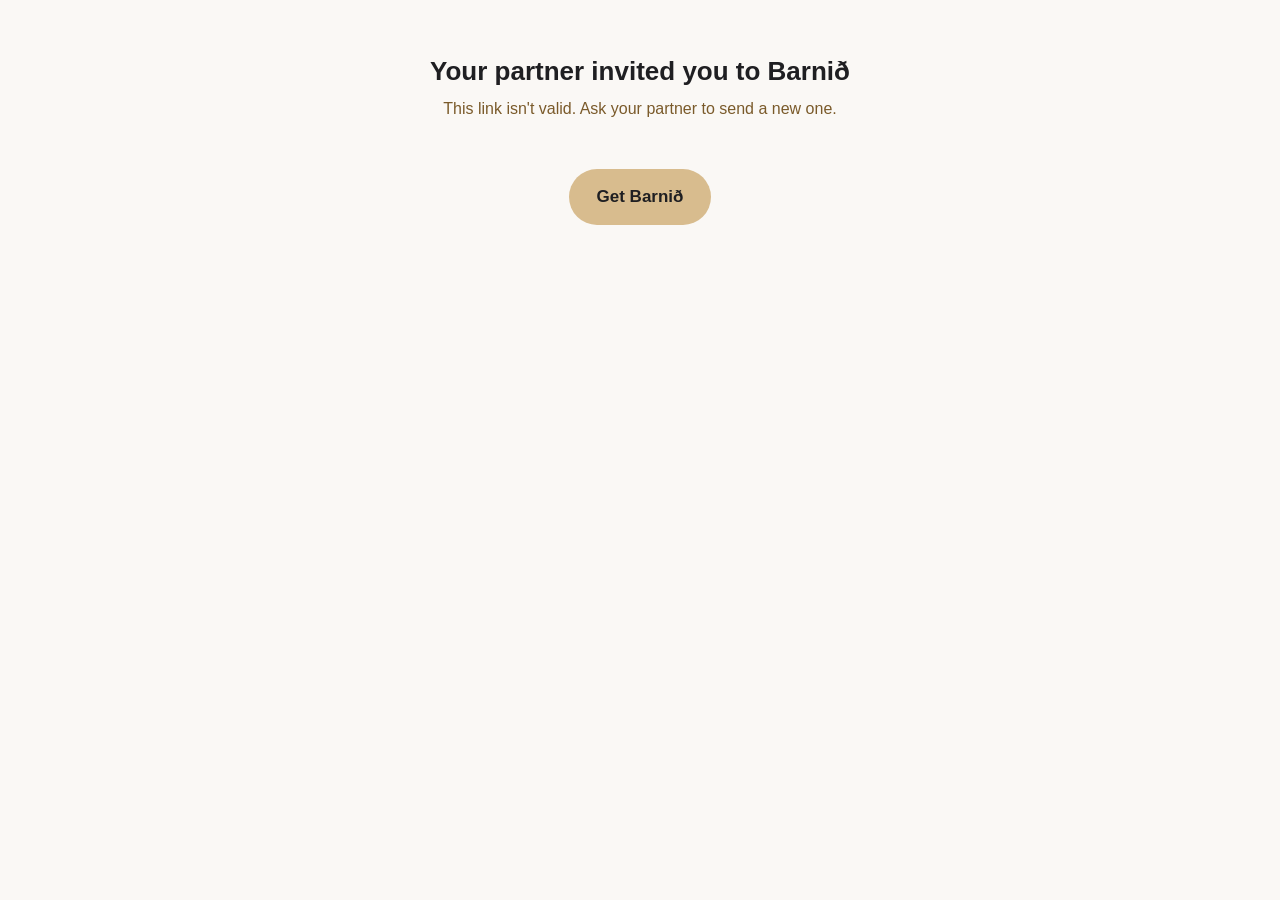
<file: j.html>
<!doctype html>
<html lang="is">
<head>
<meta charset="utf-8">
<meta name="viewport" content="width=device-width, initial-scale=1">
<title>Barnið – Boð frá maka</title>
<meta name="robots" content="noindex, nofollow">
<meta name="apple-itunes-app" content="app-id=6806393802">
<meta property="og:type" content="website">
<meta property="og:site_name" content="Barnið">
<meta property="og:title" content="Maki þinn bauð þér í Barnið">
<meta property="og:description" content="Fylgist bæði með gjöfum, lúrum og bleyjum, hvort í sínum síma.">
<meta property="og:image" content="https://barnid.eggertmar.com/assets/og-image.png">
<meta property="og:image:width" content="1200">
<meta property="og:image:height" content="630">
<meta name="twitter:card" content="summary_large_image">
<link rel="icon" href="/assets/favicon-32.png" sizes="32x32">
<link rel="apple-touch-icon" href="/assets/apple-touch-icon.png">
<style>
  :root { color-scheme: light dark; --bg:#FAF8F5; --ink:#1F1F22; --muted:#6F6C68; --honey:#D8BC8E; --brown:#7A5A2A; --tile:#ffffff; }
  @media (prefers-color-scheme: dark) { :root { --bg:#151413; --ink:#F2EEE8; --muted:#A8A29A; --tile:#24221F; --brown:#D8BC8E; } }
  * { box-sizing: border-box; }
  body { margin:0; background:var(--bg); color:var(--ink); font-family:-apple-system,BlinkMacSystemFont,"Segoe UI",Roboto,sans-serif; line-height:1.5; }
  main { max-width:460px; margin:0 auto; padding:56px 20px 64px; text-align:center; }
  h1 { font-size:26px; line-height:1.2; margin:0 0 10px; text-wrap:balance; }
  p { color:var(--muted); margin:0 0 22px; }
  .code { display:flex; justify-content:center; gap:8px; margin:6px 0 26px; }
  .code span { width:46px; height:58px; display:grid; place-items:center; background:var(--tile); border:2px solid var(--honey); border-radius:12px; font-size:28px; font-weight:700; letter-spacing:0; }
  .btn { display:inline-block; background:var(--honey); color:#1F1F22; text-decoration:none; font-weight:700; padding:15px 28px; border-radius:999px; font-size:17px; }
  .how { margin-top:28px; font-size:15px; }
  .bad { color:var(--brown); }
</style>
</head>
<body>
<main>
  <h1 id="t">Maki þinn bauð þér í Barnið</h1>
  <p id="s">Þið sjáið þá bæði hverja gjöf, hvern lúr og hverja bleyju, hvort í sínum síma.</p>
  <div class="code" id="code" aria-label=""></div>
  <a class="btn" id="get" href="https://apps.apple.com/app/id6806393802">Sækja Barnið</a>
  <p class="how" id="how">Opnaðu svo hlekkinn aftur, eða veldu „Ert þú með boðskóða frá maka?“ og sláðu inn kóðann.</p>
</main>
<script>
(function () {
  var T = {
    is: { t: "Maki þinn bauð þér í Barnið", s: "Þið sjáið þá bæði hverja gjöf, hvern lúr og hverja bleyju, hvort í sínum síma.", get: "Sækja Barnið", how: "Opnaðu svo hlekkinn aftur, eða veldu „Ert þú með boðskóða frá maka?“ og sláðu inn kóðann.", bad: "Þessi hlekkur er ekki gildur. Biddu maka þinn um að senda nýjan.", code: "Boðskóði" },
    nb: { t: "Partneren din har invitert deg til Barnið", s: "Da ser dere begge hvert måltid, hver lur og hver bleie, hver på sin telefon.", get: "Last ned Barnið", how: "Åpne lenken igjen etterpå, eller velg «Har du en invitasjonskode fra partneren?» og skriv inn koden.", bad: "Denne lenken er ikke gyldig. Be partneren din sende en ny.", code: "Invitasjonskode" },
    en: { t: "Your partner invited you to Barnið", s: "You'll both see every feed, nap and nappy, each on your own phone.", get: "Get Barnið", how: "Then open the link again, or choose “Have an invite code from a partner?” and enter the code.", bad: "This link isn't valid. Ask your partner to send a new one.", code: "Invite code" }
  };
  var langs = (navigator.languages || [navigator.language || "is"]).map(function (l) { return l.toLowerCase(); });
  var lang = "is";
  for (var i = 0; i < langs.length; i++) {
    var l = langs[i];
    if (l.indexOf("is") === 0) { lang = "is"; break; }
    if (l.indexOf("nb") === 0 || l.indexOf("no") === 0 || l.indexOf("nn") === 0) { lang = "nb"; break; }
    if (l.indexOf("en") === 0) { lang = "en"; break; }
  }
  var L = T[lang]; document.documentElement.lang = lang === "nb" ? "nb" : lang;
  var m = location.pathname.match(/^\/(?:j|join)\/([A-Za-z0-9]{6})\/?$/);
  var code = m ? m[1].toUpperCase() : null;
  document.getElementById("t").textContent = L.t;
  document.getElementById("get").textContent = L.get;
  var box = document.getElementById("code");
  if (code) {
    document.getElementById("s").textContent = L.s;
    document.getElementById("how").textContent = L.how;
    box.setAttribute("aria-label", L.code + ": " + code.split("").join(" "));
    code.split("").forEach(function (c) { var s = document.createElement("span"); s.textContent = c; s.setAttribute("aria-hidden", "true"); box.appendChild(s); });
  } else {
    var s = document.getElementById("s"); s.textContent = L.bad; s.className = "bad";
    document.getElementById("how").remove();
  }
})();
</script>
</body>
</html>
</file>
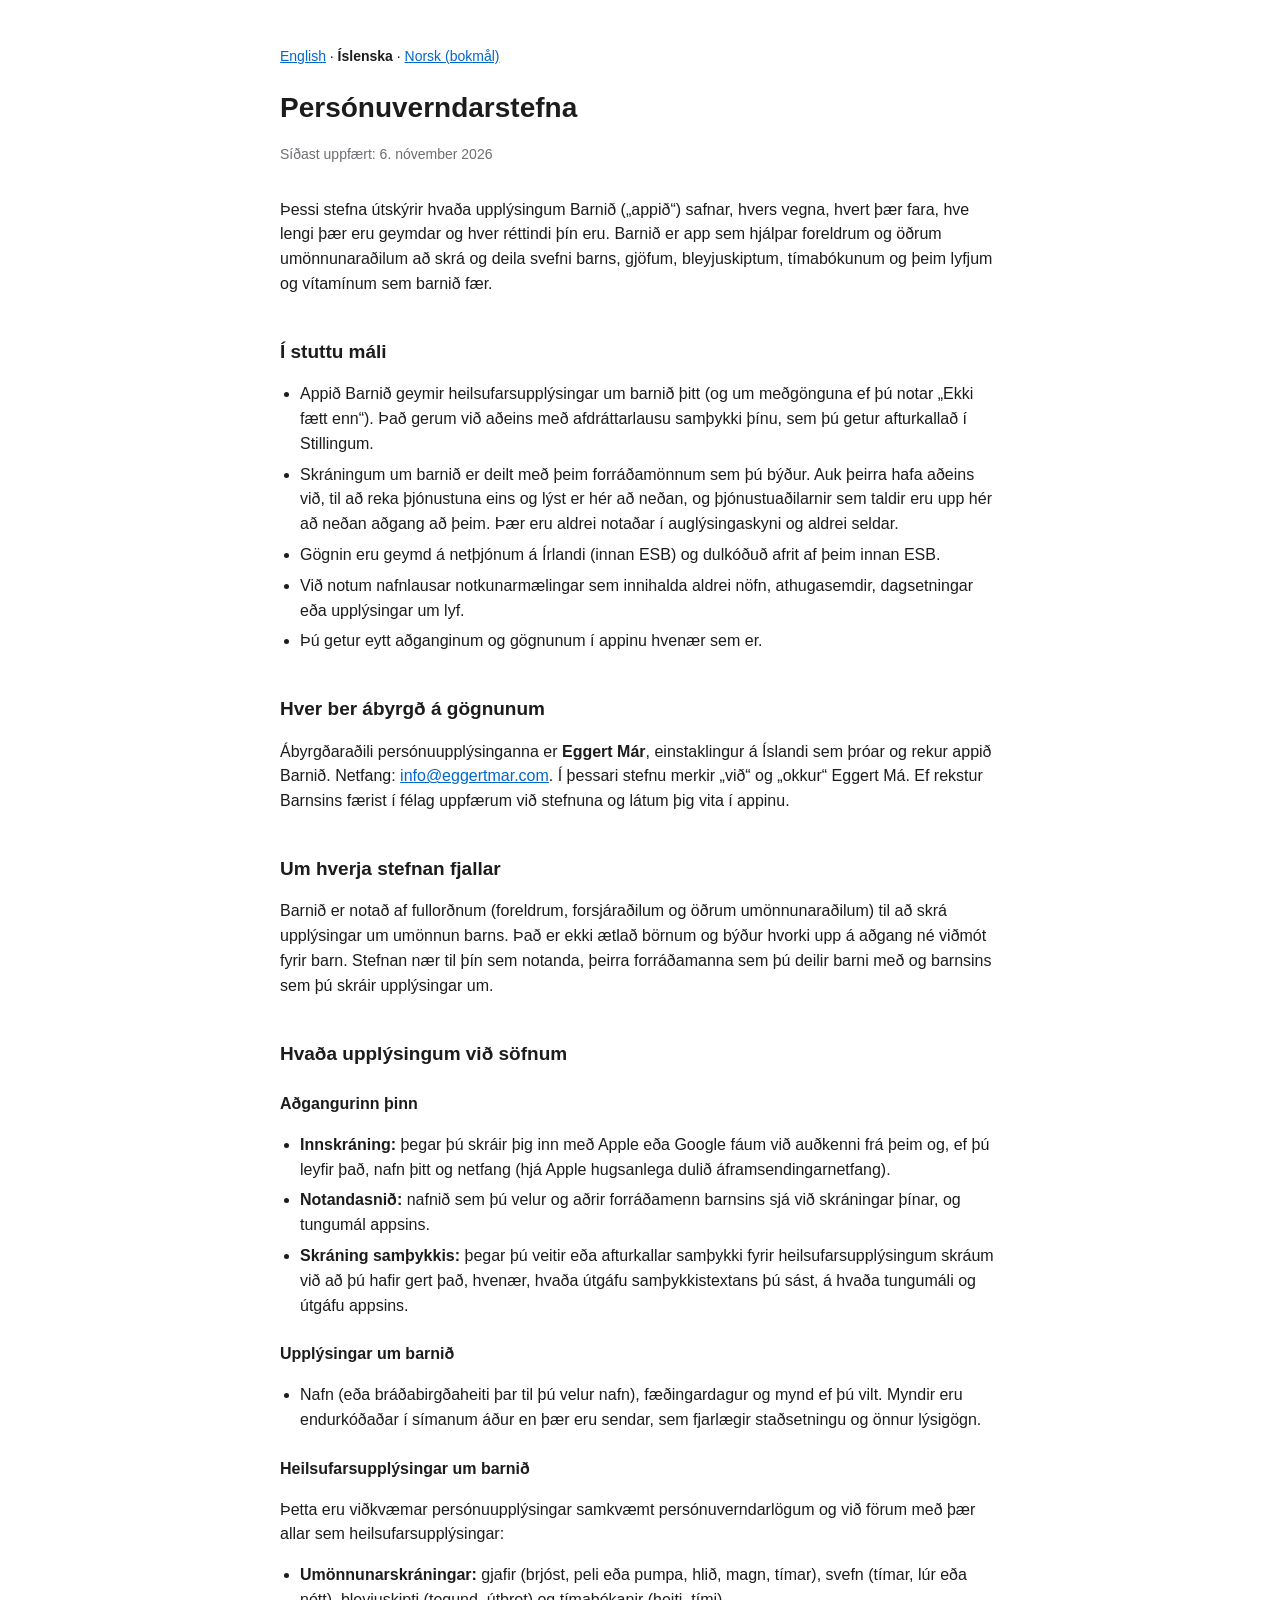
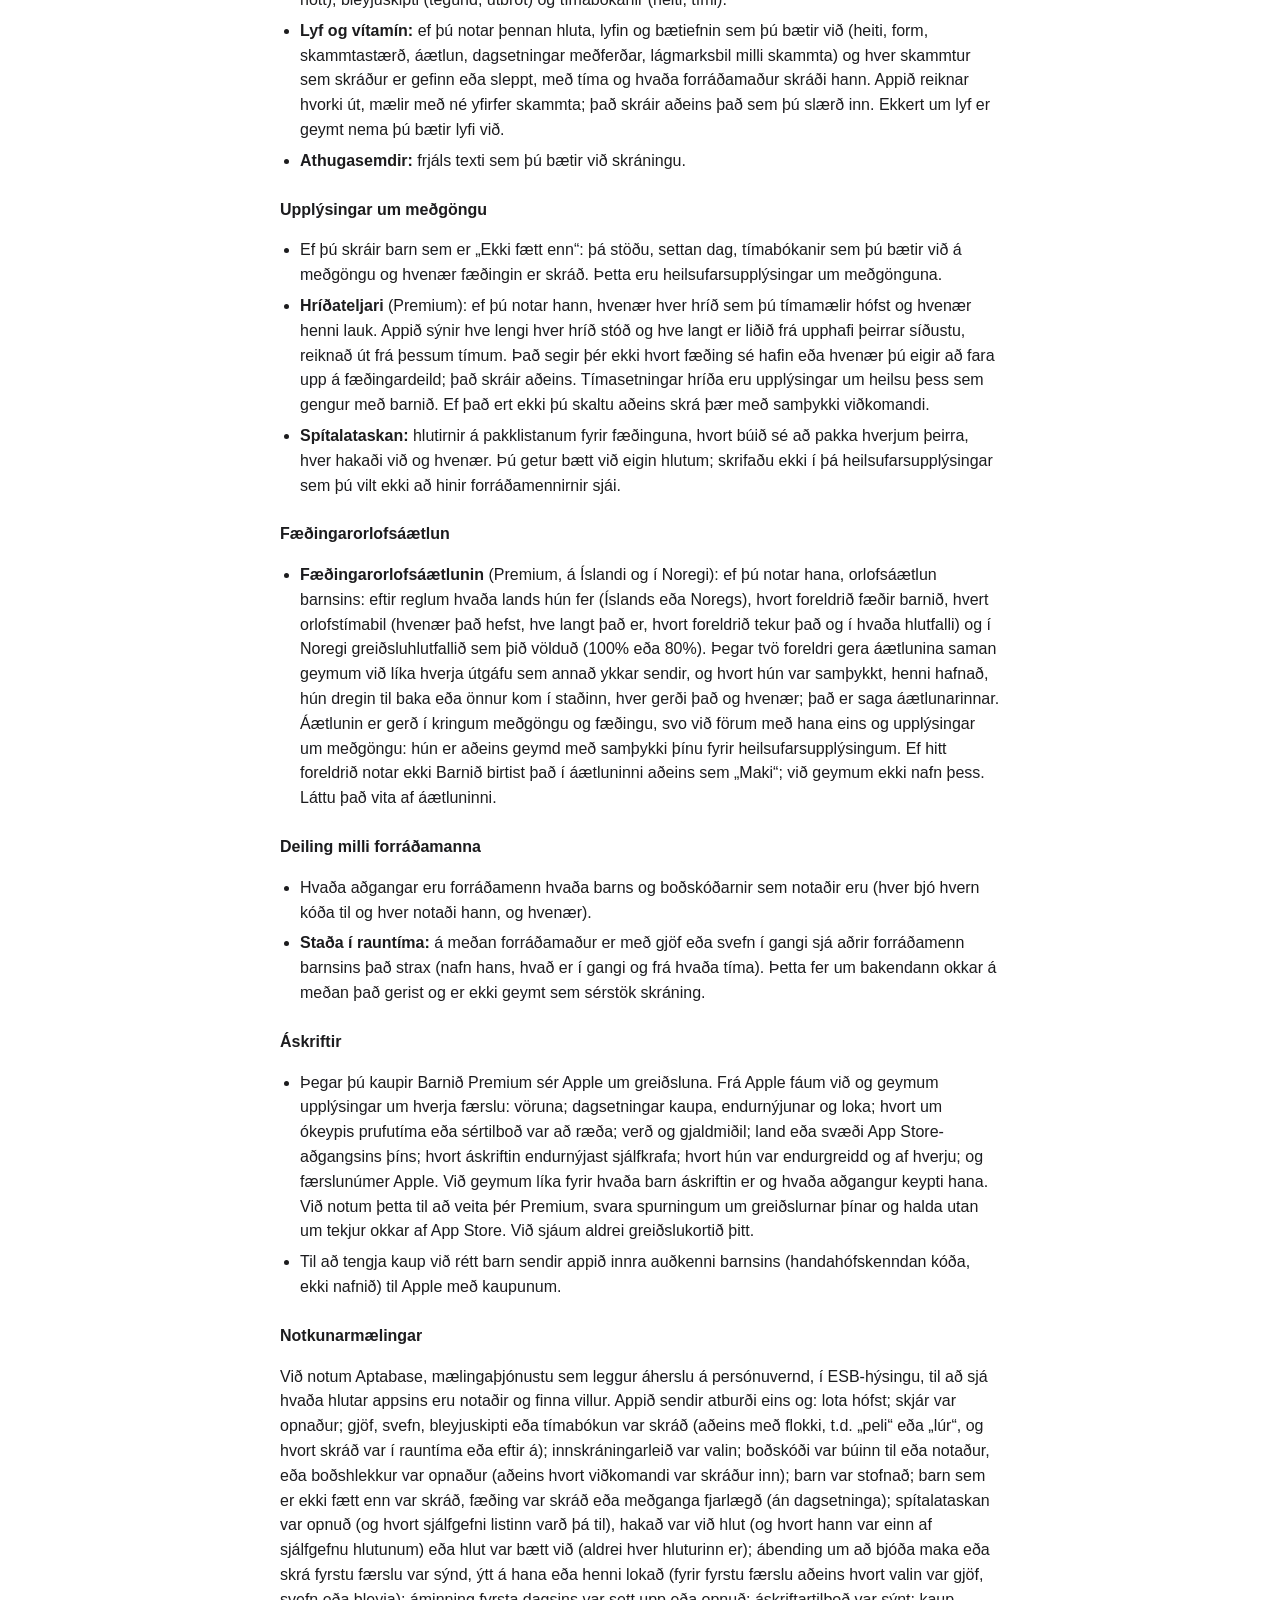
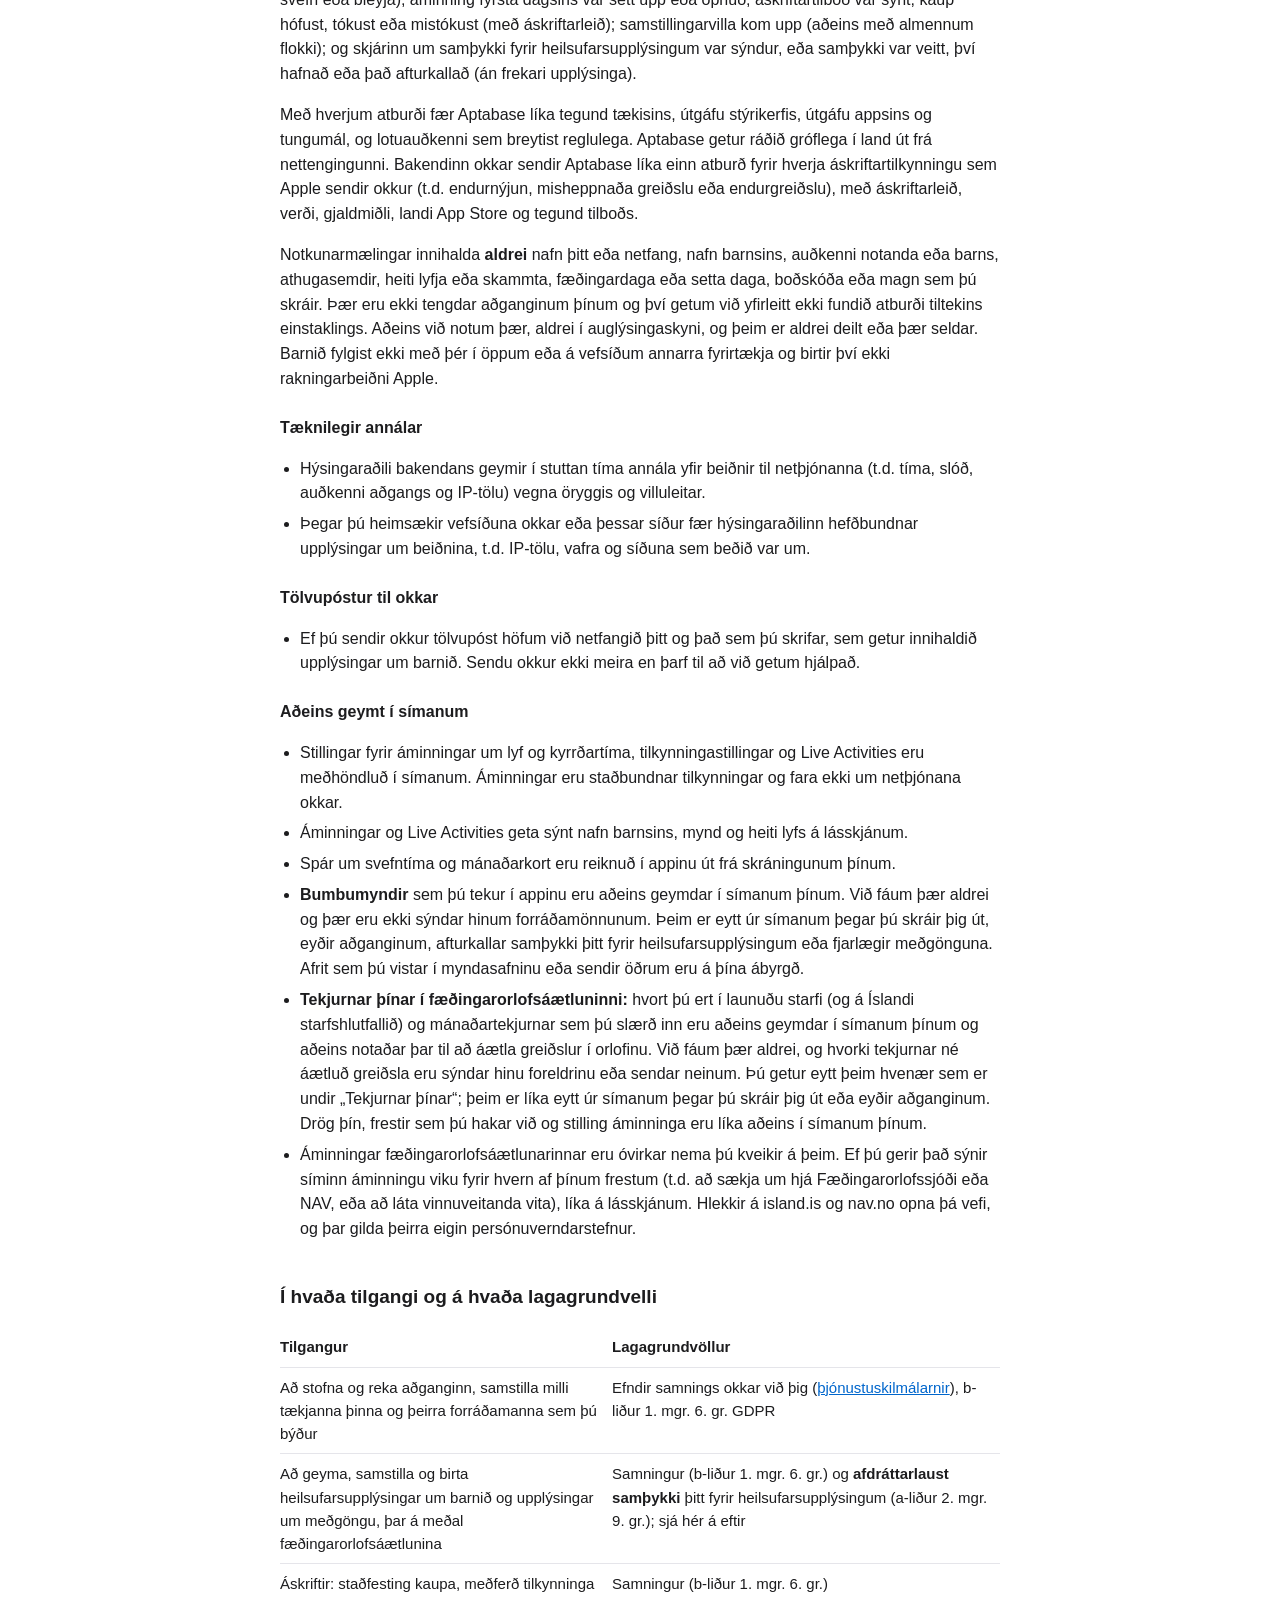
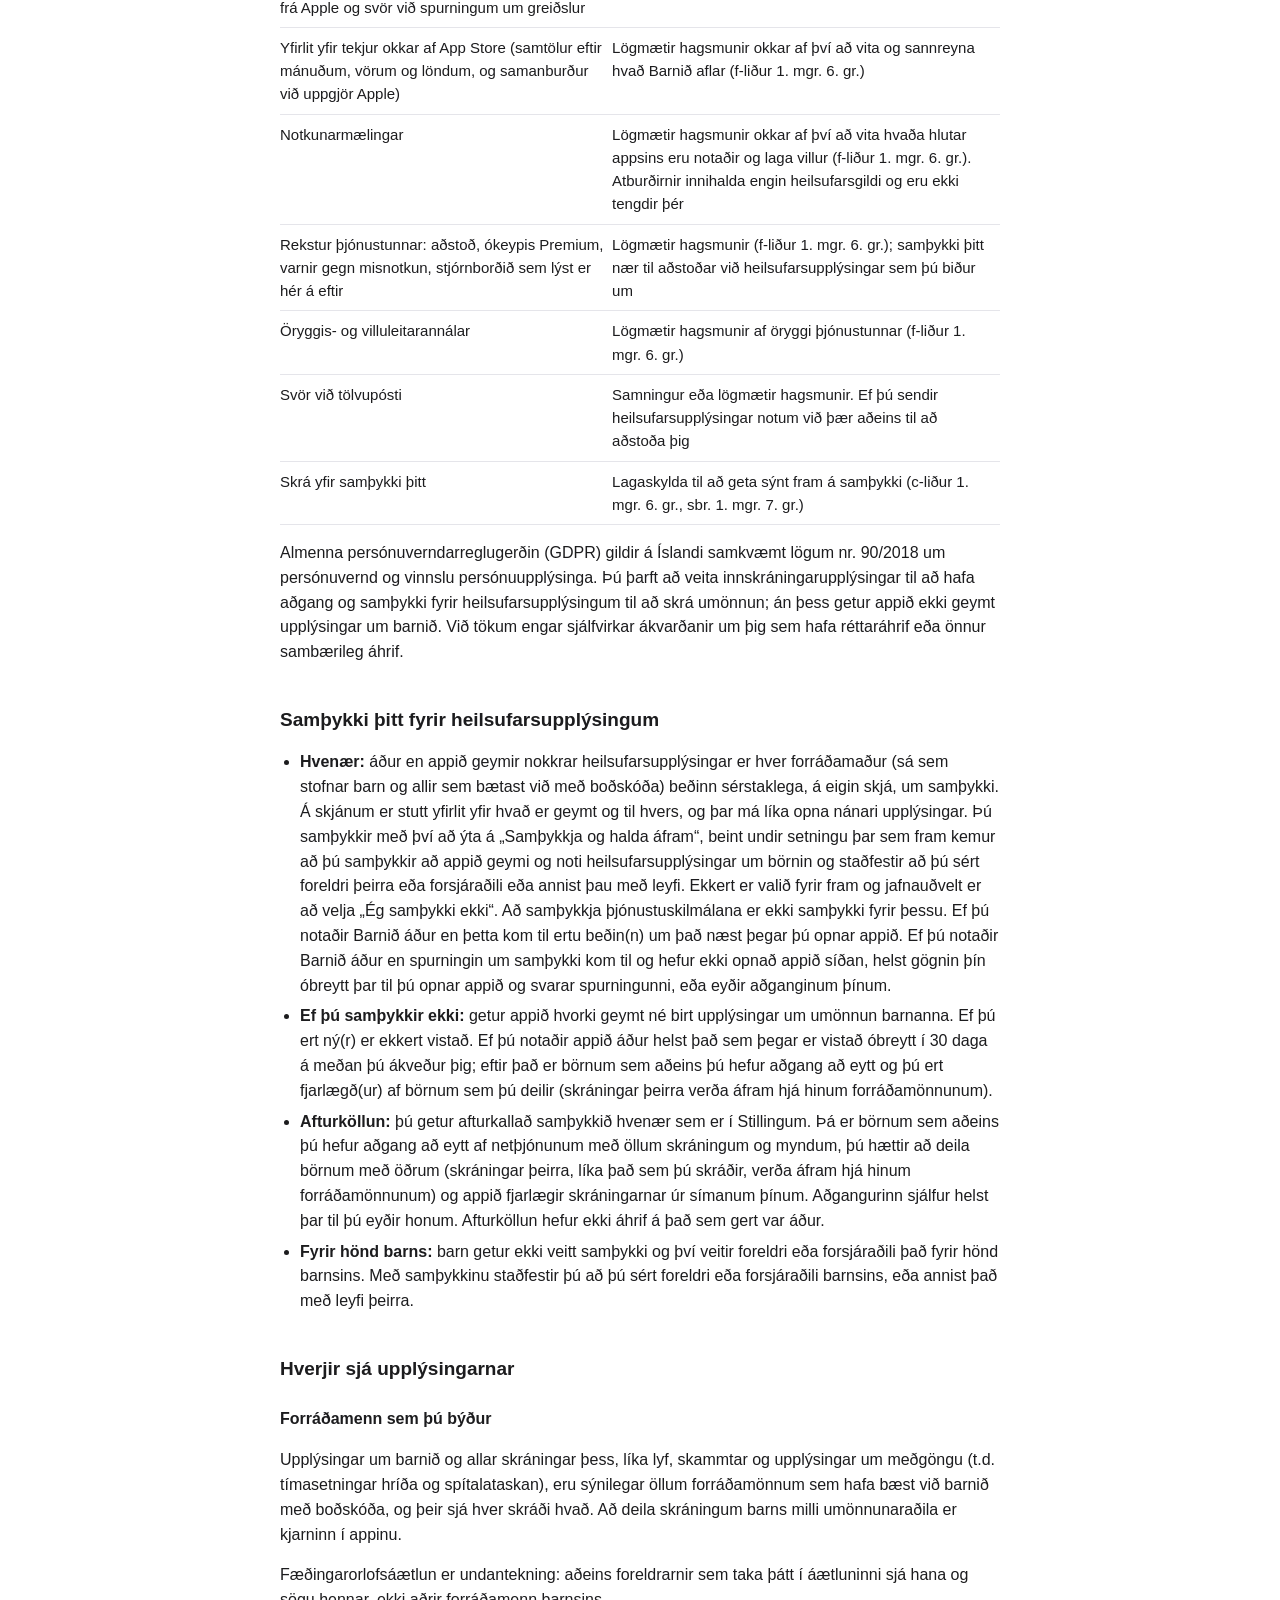
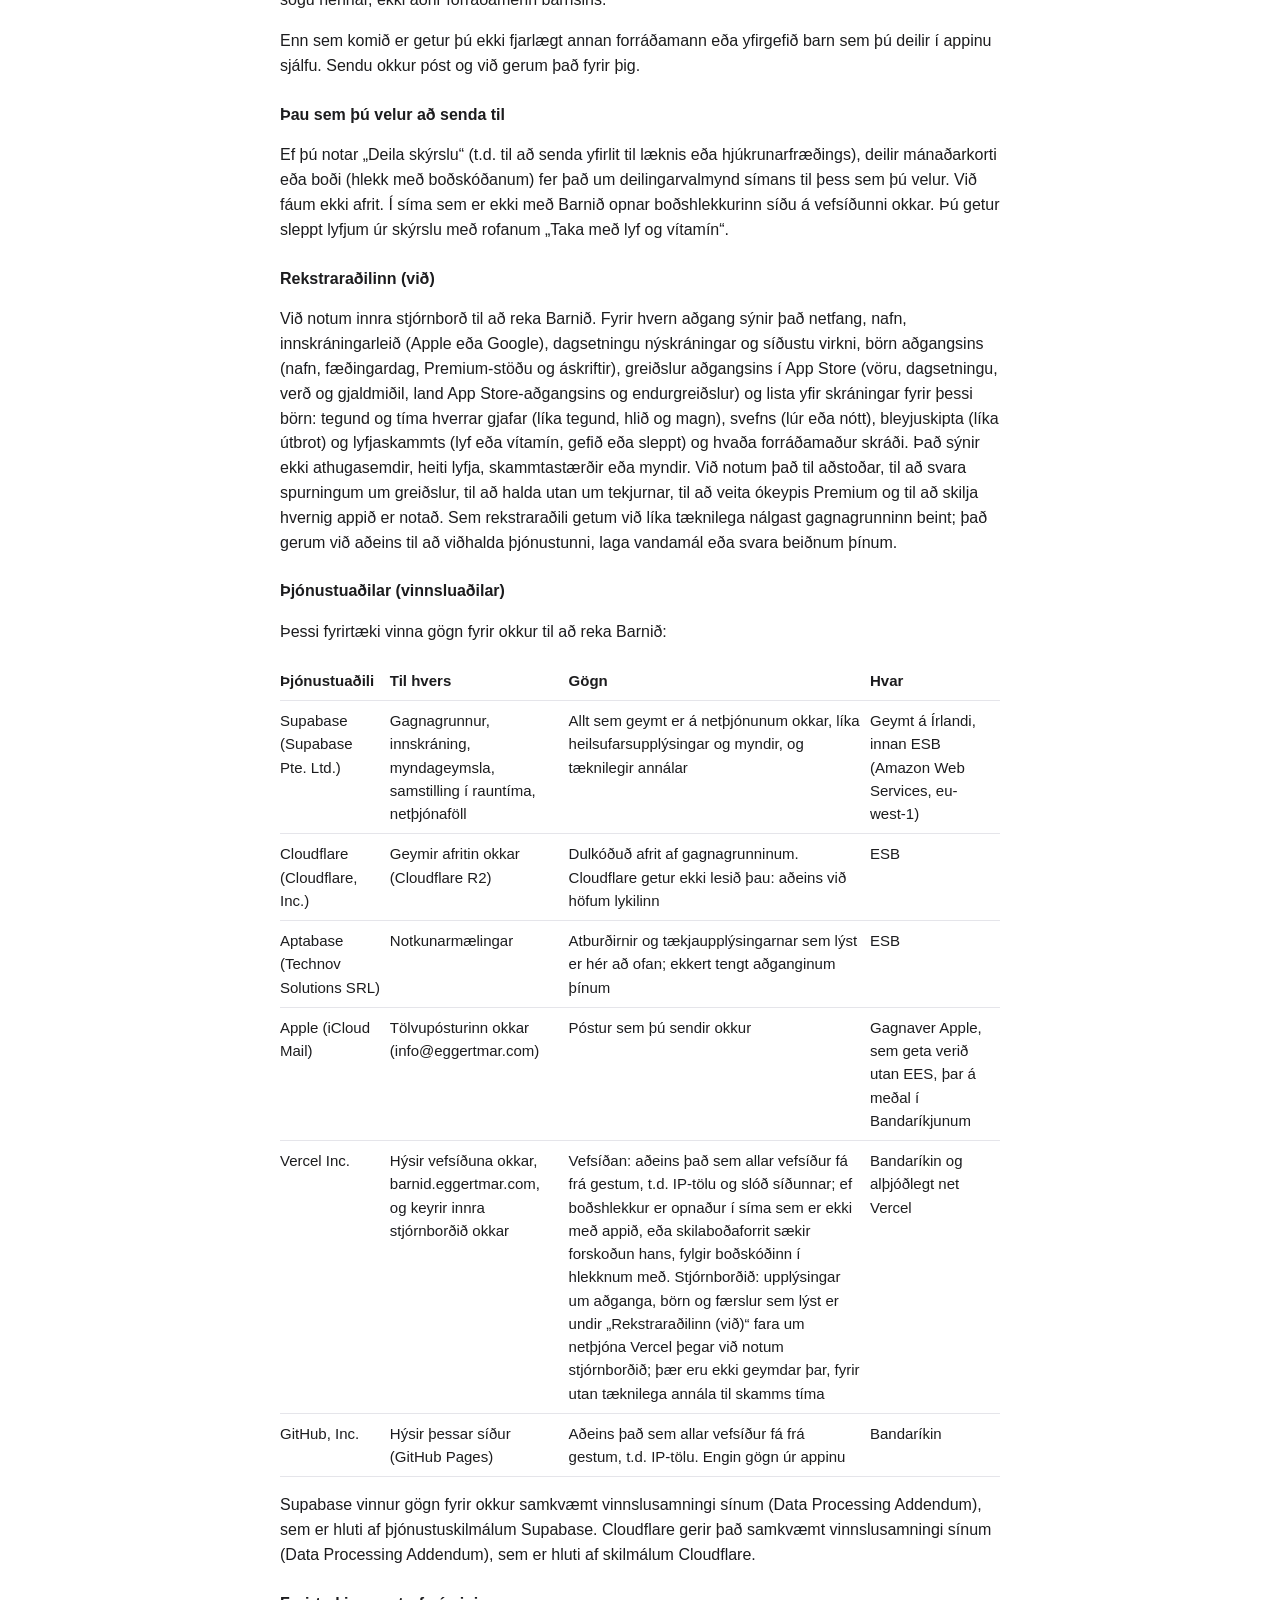
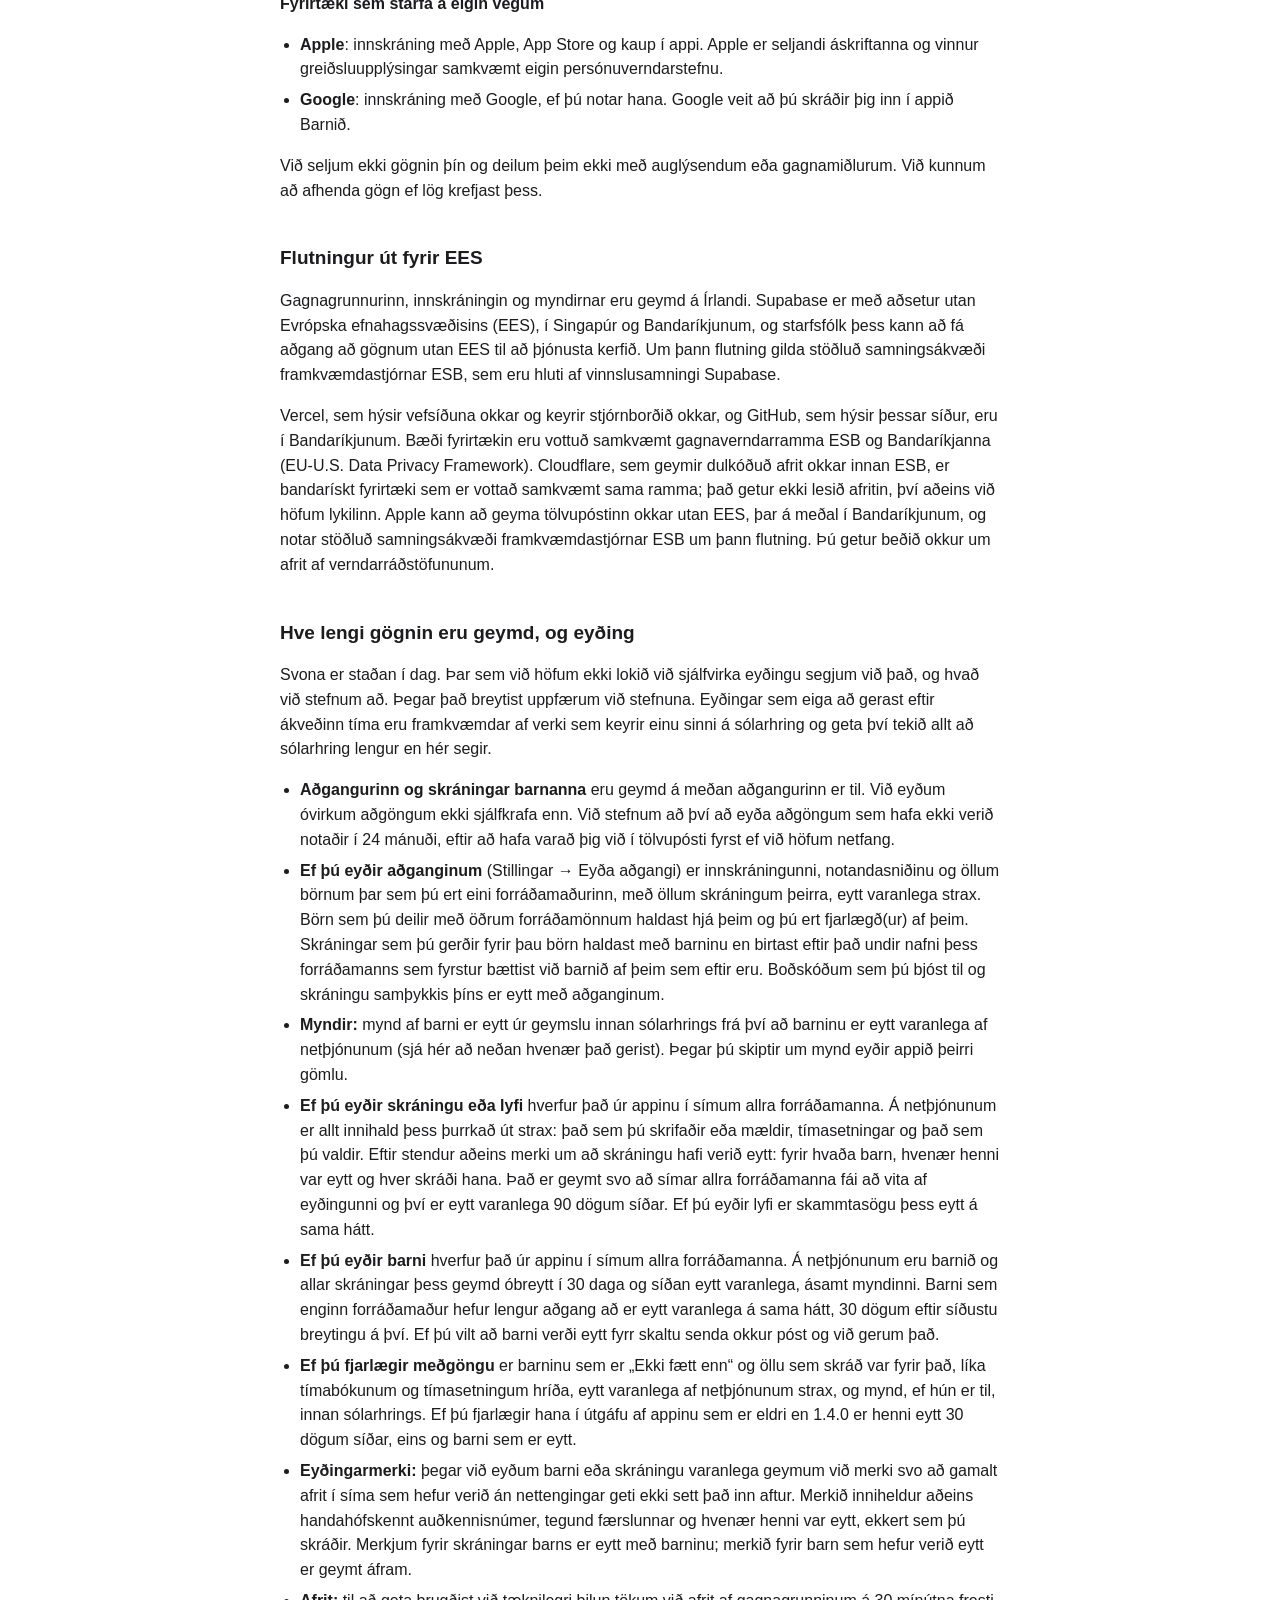
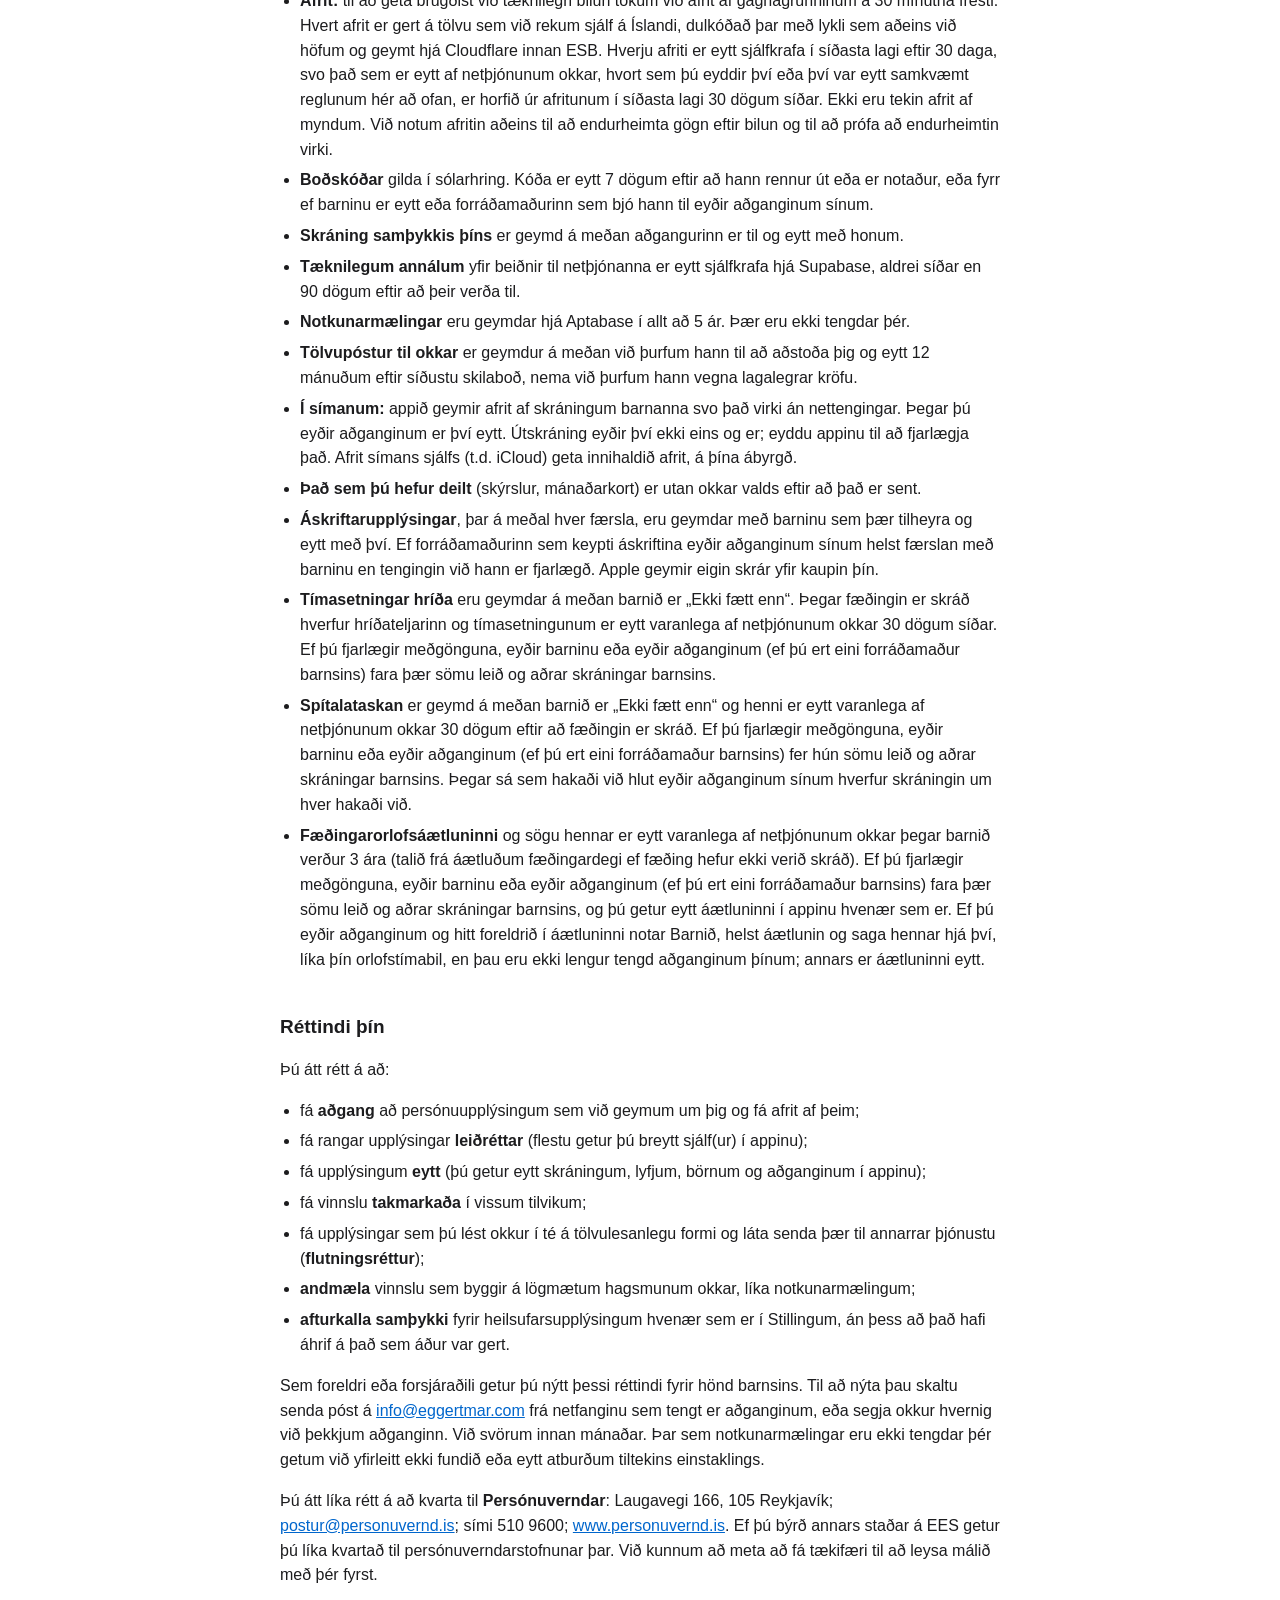
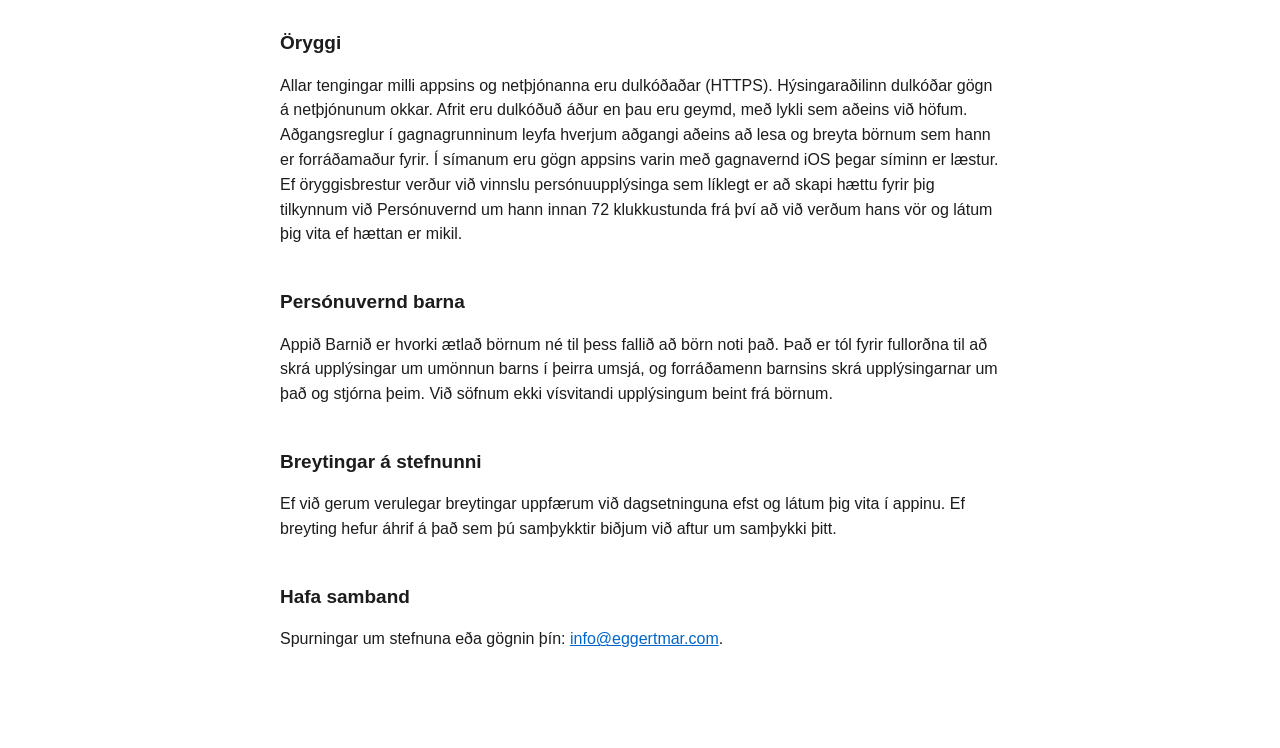
<file: privacy-policy-is.html>
<!doctype html>
<html lang="is">
<head>
<meta charset="utf-8">
<meta name="viewport" content="width=device-width, initial-scale=1">
<title>Barnið — Persónuverndarstefna</title>
<link rel="canonical" href="https://barnid.eggertmar.com/privacy-policy-is.html">
<meta name="description" content="Hvernig Barnið fer með gögn um umönnun barns og meðgöngu, samþykki, hver sér gögnin, hvar þau eru geymd og hvernig þeim er eytt.">
<meta name="robots" content="index, follow">
<link rel="alternate" hreflang="en" href="https://barnid.eggertmar.com/privacy-policy.html">
<link rel="alternate" hreflang="is" href="https://barnid.eggertmar.com/privacy-policy-is.html">
<link rel="alternate" hreflang="nb" href="https://barnid.eggertmar.com/privacy-policy-nb.html">
<link rel="alternate" hreflang="x-default" href="https://barnid.eggertmar.com/privacy-policy.html">
<style>
  body { font-family: -apple-system, BlinkMacSystemFont, "Segoe UI", Roboto, sans-serif; max-width: 720px; margin: 0 auto; padding: 32px 20px 80px; color: #1c1c1e; line-height: 1.55; }
  h1 { font-size: 28px; margin-bottom: 4px; }
  h2 { font-size: 19px; margin-top: 40px; }
  h3 { font-size: 16px; margin-top: 24px; }
  .updated { color: #6e6e73; font-size: 14px; margin-bottom: 32px; }
  .lang { font-size: 14px; margin-bottom: 8px; }
  ul { padding-left: 20px; }
  li { margin-bottom: 6px; }
  a { color: #0066cc; }
  table { border-collapse: collapse; width: 100%; font-size: 15px; margin: 12px 0; }
  th, td { text-align: left; vertical-align: top; padding: 8px 8px 8px 0; border-bottom: 1px solid #e5e5ea; }
  th { font-weight: 600; }
</style>
</head>
<body>
<p class="lang"><a href="privacy-policy.html" hreflang="en" lang="en">English</a> · <strong aria-current="page" lang="is">Íslenska</strong> · <a href="privacy-policy-nb.html" hreflang="nb" lang="nb">Norsk (bokmål)</a></p>
<h1>Persónuverndarstefna</h1>
<p class="updated">Síðast uppfært: 6. nóvember 2026</p>

<p>Þessi stefna útskýrir hvaða upplýsingum Barnið („appið“) safnar, hvers vegna, hvert þær fara, hve lengi þær eru geymdar og hver réttindi þín eru. Barnið er app sem hjálpar foreldrum og öðrum umönnunaraðilum að skrá og deila svefni barns, gjöfum, bleyjuskiptum, tímabókunum og þeim lyfjum og vítamínum sem barnið fær.</p>

<h2>Í stuttu máli</h2>
<ul>
  <li>Appið Barnið geymir heilsufarsupplýsingar um barnið þitt (og um meðgönguna ef þú notar „Ekki fætt enn“). Það gerum við aðeins með afdráttarlausu samþykki þínu, sem þú getur afturkallað í Stillingum.</li>
  <li>Skráningum um barnið er deilt með þeim forráðamönnum sem þú býður. Auk þeirra hafa aðeins við, til að reka þjónustuna eins og lýst er hér að neðan, og þjónustuaðilarnir sem taldir eru upp hér að neðan aðgang að þeim. Þær eru aldrei notaðar í auglýsingaskyni og aldrei seldar.</li>
  <li>Gögnin eru geymd á netþjónum á Írlandi (innan ESB) og dulkóðuð afrit af þeim innan ESB.</li>
  <li>Við notum nafnlausar notkunarmælingar sem innihalda aldrei nöfn, athugasemdir, dagsetningar eða upplýsingar um lyf.</li>
  <li>Þú getur eytt aðganginum og gögnunum í appinu hvenær sem er.</li>
</ul>

<h2>Hver ber ábyrgð á gögnunum</h2>
<p>Ábyrgðaraðili persónuupplýsinganna er <strong>Eggert Már</strong>, einstaklingur á Íslandi sem þróar og rekur appið Barnið. Netfang: <a href="mailto:info@eggertmar.com">info@eggertmar.com</a>. Í þessari stefnu merkir „við“ og „okkur“ Eggert Má. Ef rekstur Barnsins færist í félag uppfærum við stefnuna og látum þig vita í appinu.</p>

<h2>Um hverja stefnan fjallar</h2>
<p>Barnið er notað af fullorðnum (foreldrum, forsjáraðilum og öðrum umönnunaraðilum) til að skrá upplýsingar um umönnun barns. Það er ekki ætlað börnum og býður hvorki upp á aðgang né viðmót fyrir barn. Stefnan nær til þín sem notanda, þeirra forráðamanna sem þú deilir barni með og barnsins sem þú skráir upplýsingar um.</p>

<h2>Hvaða upplýsingum við söfnum</h2>

<h3>Aðgangurinn þinn</h3>
<ul>
  <li><strong>Innskráning:</strong> þegar þú skráir þig inn með Apple eða Google fáum við auðkenni frá þeim og, ef þú leyfir það, nafn þitt og netfang (hjá Apple hugsanlega dulið áframsendingarnetfang).</li>
  <li><strong>Notandasnið:</strong> nafnið sem þú velur og aðrir forráðamenn barnsins sjá við skráningar þínar, og tungumál appsins.</li>
  <li><strong>Skráning samþykkis:</strong> þegar þú veitir eða afturkallar samþykki fyrir heilsufarsupplýsingum skráum við að þú hafir gert það, hvenær, hvaða útgáfu samþykkistextans þú sást, á hvaða tungumáli og útgáfu appsins.</li>
</ul>

<h3>Upplýsingar um barnið</h3>
<ul>
  <li>Nafn (eða bráðabirgðaheiti þar til þú velur nafn), fæðingardagur og mynd ef þú vilt. Myndir eru endurkóðaðar í símanum áður en þær eru sendar, sem fjarlægir staðsetningu og önnur lýsigögn.</li>
</ul>

<h3>Heilsufarsupplýsingar um barnið</h3>
<p>Þetta eru viðkvæmar persónuupplýsingar samkvæmt persónuverndarlögum og við förum með þær allar sem heilsufarsupplýsingar:</p>
<ul>
  <li><strong>Umönnunarskráningar:</strong> gjafir (brjóst, peli eða pumpa, hlið, magn, tímar), svefn (tímar, lúr eða nótt), bleyjuskipti (tegund, útbrot) og tímabókanir (heiti, tími).</li>
  <li><strong>Lyf og vítamín:</strong> ef þú notar þennan hluta, lyfin og bætiefnin sem þú bætir við (heiti, form, skammtastærð, áætlun, dagsetningar meðferðar, lágmarksbil milli skammta) og hver skammtur sem skráður er gefinn eða sleppt, með tíma og hvaða forráðamaður skráði hann. Appið reiknar hvorki út, mælir með né yfirfer skammta; það skráir aðeins það sem þú slærð inn. Ekkert um lyf er geymt nema þú bætir lyfi við.</li>
  <li><strong>Athugasemdir:</strong> frjáls texti sem þú bætir við skráningu.</li>
</ul>

<h3>Upplýsingar um meðgöngu</h3>
<ul>
  <li>Ef þú skráir barn sem er „Ekki fætt enn“: þá stöðu, settan dag, tímabókanir sem þú bætir við á meðgöngu og hvenær fæðingin er skráð. Þetta eru heilsufarsupplýsingar um meðgönguna.</li>
  <li><strong>Hríðateljari</strong> (Premium): ef þú notar hann, hvenær hver hríð sem þú tímamælir hófst og hvenær henni lauk. Appið sýnir hve lengi hver hríð stóð og hve langt er liðið frá upphafi þeirrar síðustu, reiknað út frá þessum tímum. Það segir þér ekki hvort fæðing sé hafin eða hvenær þú eigir að fara upp á fæðingardeild; það skráir aðeins. Tímasetningar hríða eru upplýsingar um heilsu þess sem gengur með barnið. Ef það ert ekki þú skaltu aðeins skrá þær með samþykki viðkomandi.</li>
  <li><strong>Spítalataskan:</strong> hlutirnir á pakklistanum fyrir fæðinguna, hvort búið sé að pakka hverjum þeirra, hver hakaði við og hvenær. Þú getur bætt við eigin hlutum; skrifaðu ekki í þá heilsufarsupplýsingar sem þú vilt ekki að hinir forráðamennirnir sjái.</li>
</ul>

<h3>Fæðingarorlofsáætlun</h3>
<ul>
  <li><strong>Fæðingarorlofsáætlunin</strong> (Premium, á Íslandi og í Noregi): ef þú notar hana, orlofsáætlun barnsins: eftir reglum hvaða lands hún fer (Íslands eða Noregs), hvort foreldrið fæðir barnið, hvert orlofstímabil (hvenær það hefst, hve langt það er, hvort foreldrið tekur það og í hvaða hlutfalli) og í Noregi greiðsluhlutfallið sem þið völduð (100% eða 80%). Þegar tvö foreldri gera áætlunina saman geymum við líka hverja útgáfu sem annað ykkar sendir, og hvort hún var samþykkt, henni hafnað, hún dregin til baka eða önnur kom í staðinn, hver gerði það og hvenær; það er saga áætlunarinnar. Áætlunin er gerð í kringum meðgöngu og fæðingu, svo við förum með hana eins og upplýsingar um meðgöngu: hún er aðeins geymd með samþykki þínu fyrir heilsufarsupplýsingum. Ef hitt foreldrið notar ekki Barnið birtist það í áætluninni aðeins sem „Maki“; við geymum ekki nafn þess. Láttu það vita af áætluninni.</li>
</ul>

<h3>Deiling milli forráðamanna</h3>
<ul>
  <li>Hvaða aðgangar eru forráðamenn hvaða barns og boðskóðarnir sem notaðir eru (hver bjó hvern kóða til og hver notaði hann, og hvenær).</li>
  <li><strong>Staða í rauntíma:</strong> á meðan forráðamaður er með gjöf eða svefn í gangi sjá aðrir forráðamenn barnsins það strax (nafn hans, hvað er í gangi og frá hvaða tíma). Þetta fer um bakendann okkar á meðan það gerist og er ekki geymt sem sérstök skráning.</li>
</ul>

<h3>Áskriftir</h3>
<ul>
  <li>Þegar þú kaupir Barnið Premium sér Apple um greiðsluna. Frá Apple fáum við og geymum upplýsingar um hverja færslu: vöruna; dagsetningar kaupa, endurnýjunar og loka; hvort um ókeypis prufutíma eða sértilboð var að ræða; verð og gjaldmiðil; land eða svæði App Store-aðgangsins þíns; hvort áskriftin endurnýjast sjálfkrafa; hvort hún var endurgreidd og af hverju; og færslunúmer Apple. Við geymum líka fyrir hvaða barn áskriftin er og hvaða aðgangur keypti hana. Við notum þetta til að veita þér Premium, svara spurningum um greiðslurnar þínar og halda utan um tekjur okkar af App Store. Við sjáum aldrei greiðslukortið þitt.</li>
  <li>Til að tengja kaup við rétt barn sendir appið innra auðkenni barnsins (handahófskenndan kóða, ekki nafnið) til Apple með kaupunum.</li>
</ul>

<h3>Notkunarmælingar</h3>
<p>Við notum Aptabase, mælingaþjónustu sem leggur áherslu á persónuvernd, í ESB-hýsingu, til að sjá hvaða hlutar appsins eru notaðir og finna villur. Appið sendir atburði eins og: lota hófst; skjár var opnaður; gjöf, svefn, bleyjuskipti eða tímabókun var skráð (aðeins með flokki, t.d. „peli“ eða „lúr“, og hvort skráð var í rauntíma eða eftir á); innskráningarleið var valin; boðskóði var búinn til eða notaður, eða boðshlekkur var opnaður (aðeins hvort viðkomandi var skráður inn); barn var stofnað; barn sem er ekki fætt enn var skráð, fæðing var skráð eða meðganga fjarlægð (án dagsetninga); spítalataskan var opnuð (og hvort sjálfgefni listinn varð þá til), hakað var við hlut (og hvort hann var einn af sjálfgefnu hlutunum) eða hlut var bætt við (aldrei hver hluturinn er); ábending um að bjóða maka eða skrá fyrstu færslu var sýnd, ýtt á hana eða henni lokað (fyrir fyrstu færslu aðeins hvort valin var gjöf, svefn eða bleyja); áminning fyrsta dagsins var sett upp eða opnuð; áskriftartilboð var sýnt; kaup hófust, tókust eða mistókust (með áskriftarleið); samstillingarvilla kom upp (aðeins með almennum flokki); og skjárinn um samþykki fyrir heilsufarsupplýsingum var sýndur, eða samþykki var veitt, því hafnað eða það afturkallað (án frekari upplýsinga).</p>
<p>Með hverjum atburði fær Aptabase líka tegund tækisins, útgáfu stýrikerfis, útgáfu appsins og tungumál, og lotuauðkenni sem breytist reglulega. Aptabase getur ráðið gróflega í land út frá nettengingunni. Bakendinn okkar sendir Aptabase líka einn atburð fyrir hverja áskriftartilkynningu sem Apple sendir okkur (t.d. endurnýjun, misheppnaða greiðslu eða endurgreiðslu), með áskriftarleið, verði, gjaldmiðli, landi App Store og tegund tilboðs.</p>
<p>Notkunarmælingar innihalda <strong>aldrei</strong> nafn þitt eða netfang, nafn barnsins, auðkenni notanda eða barns, athugasemdir, heiti lyfja eða skammta, fæðingardaga eða setta daga, boðskóða eða magn sem þú skráir. Þær eru ekki tengdar aðganginum þínum og því getum við yfirleitt ekki fundið atburði tiltekins einstaklings. Aðeins við notum þær, aldrei í auglýsingaskyni, og þeim er aldrei deilt eða þær seldar. Barnið fylgist ekki með þér í öppum eða á vefsíðum annarra fyrirtækja og birtir því ekki rakningarbeiðni Apple.</p>

<h3>Tæknilegir annálar</h3>
<ul>
  <li>Hýsingaraðili bakendans geymir í stuttan tíma annála yfir beiðnir til netþjónanna (t.d. tíma, slóð, auðkenni aðgangs og IP-tölu) vegna öryggis og villuleitar.</li>
  <li>Þegar þú heimsækir vefsíðuna okkar eða þessar síður fær hýsingaraðilinn hefðbundnar upplýsingar um beiðnina, t.d. IP-tölu, vafra og síðuna sem beðið var um.</li>
</ul>

<h3>Tölvupóstur til okkar</h3>
<ul>
  <li>Ef þú sendir okkur tölvupóst höfum við netfangið þitt og það sem þú skrifar, sem getur innihaldið upplýsingar um barnið. Sendu okkur ekki meira en þarf til að við getum hjálpað.</li>
</ul>

<h3>Aðeins geymt í símanum</h3>
<ul>
  <li>Stillingar fyrir áminningar um lyf og kyrrðartíma, tilkynningastillingar og Live Activities eru meðhöndluð í símanum. Áminningar eru staðbundnar tilkynningar og fara ekki um netþjónana okkar.</li>
  <li>Áminningar og Live Activities geta sýnt nafn barnsins, mynd og heiti lyfs á lásskjánum.</li>
  <li>Spár um svefntíma og mánaðarkort eru reiknuð í appinu út frá skráningunum þínum.</li>
  <li><strong>Bumbumyndir</strong> sem þú tekur í appinu eru aðeins geymdar í símanum þínum. Við fáum þær aldrei og þær eru ekki sýndar hinum forráðamönnunum. Þeim er eytt úr símanum þegar þú skráir þig út, eyðir aðganginum, afturkallar samþykki þitt fyrir heilsufarsupplýsingum eða fjarlægir meðgönguna. Afrit sem þú vistar í myndasafninu eða sendir öðrum eru á þína ábyrgð.</li>
  <li><strong>Tekjurnar þínar í fæðingarorlofsáætluninni:</strong> hvort þú ert í launuðu starfi (og á Íslandi starfshlutfallið) og mánaðartekjurnar sem þú slærð inn eru aðeins geymdar í símanum þínum og aðeins notaðar þar til að áætla greiðslur í orlofinu. Við fáum þær aldrei, og hvorki tekjurnar né áætluð greiðsla eru sýndar hinu foreldrinu eða sendar neinum. Þú getur eytt þeim hvenær sem er undir „Tekjurnar þínar“; þeim er líka eytt úr símanum þegar þú skráir þig út eða eyðir aðganginum. Drög þín, frestir sem þú hakar við og stilling áminninga eru líka aðeins í símanum þínum.</li>
  <li>Áminningar fæðingarorlofsáætlunarinnar eru óvirkar nema þú kveikir á þeim. Ef þú gerir það sýnir síminn áminningu viku fyrir hvern af þínum frestum (t.d. að sækja um hjá Fæðingarorlofssjóði eða NAV, eða að láta vinnuveitanda vita), líka á lásskjánum. Hlekkir á island.is og nav.no opna þá vefi, og þar gilda þeirra eigin persónuverndarstefnur.</li>
</ul>

<h2>Í hvaða tilgangi og á hvaða lagagrundvelli</h2>
<table>
  <tr><th>Tilgangur</th><th>Lagagrundvöllur</th></tr>
  <tr><td>Að stofna og reka aðganginn, samstilla milli tækjanna þinna og þeirra forráðamanna sem þú býður</td><td>Efndir samnings okkar við þig (<a href="terms-of-service-is.html">þjónustuskilmálarnir</a>), b-liður 1. mgr. 6. gr. GDPR</td></tr>
  <tr><td>Að geyma, samstilla og birta heilsufarsupplýsingar um barnið og upplýsingar um meðgöngu, þar á meðal fæðingarorlofsáætlunina</td><td>Samningur (b-liður 1. mgr. 6. gr.) og <strong>afdráttarlaust samþykki</strong> þitt fyrir heilsufarsupplýsingum (a-liður 2. mgr. 9. gr.); sjá hér á eftir</td></tr>
  <tr><td>Áskriftir: staðfesting kaupa, meðferð tilkynninga frá Apple og svör við spurningum um greiðslur</td><td>Samningur (b-liður 1. mgr. 6. gr.)</td></tr>
  <tr><td>Yfirlit yfir tekjur okkar af App Store (samtölur eftir mánuðum, vörum og löndum, og samanburður við uppgjör Apple)</td><td>Lögmætir hagsmunir okkar af því að vita og sannreyna hvað Barnið aflar (f-liður 1. mgr. 6. gr.)</td></tr>
  <tr><td>Notkunarmælingar</td><td>Lögmætir hagsmunir okkar af því að vita hvaða hlutar appsins eru notaðir og laga villur (f-liður 1. mgr. 6. gr.). Atburðirnir innihalda engin heilsufarsgildi og eru ekki tengdir þér</td></tr>
  <tr><td>Rekstur þjónustunnar: aðstoð, ókeypis Premium, varnir gegn misnotkun, stjórnborðið sem lýst er hér á eftir</td><td>Lögmætir hagsmunir (f-liður 1. mgr. 6. gr.); samþykki þitt nær til aðstoðar við heilsufarsupplýsingar sem þú biður um</td></tr>
  <tr><td>Öryggis- og villuleitarannálar</td><td>Lögmætir hagsmunir af öryggi þjónustunnar (f-liður 1. mgr. 6. gr.)</td></tr>
  <tr><td>Svör við tölvupósti</td><td>Samningur eða lögmætir hagsmunir. Ef þú sendir heilsufarsupplýsingar notum við þær aðeins til að aðstoða þig</td></tr>
  <tr><td>Skrá yfir samþykki þitt</td><td>Lagaskylda til að geta sýnt fram á samþykki (c-liður 1. mgr. 6. gr., sbr. 1. mgr. 7. gr.)</td></tr>
</table>
<p>Almenna persónuverndarreglugerðin (GDPR) gildir á Íslandi samkvæmt lögum nr. 90/2018 um persónuvernd og vinnslu persónuupplýsinga. Þú þarft að veita innskráningarupplýsingar til að hafa aðgang og samþykki fyrir heilsufarsupplýsingum til að skrá umönnun; án þess getur appið ekki geymt upplýsingar um barnið. Við tökum engar sjálfvirkar ákvarðanir um þig sem hafa réttaráhrif eða önnur sambærileg áhrif.</p>

<h2>Samþykki þitt fyrir heilsufarsupplýsingum</h2>
<ul>
  <li><strong>Hvenær:</strong> áður en appið geymir nokkrar heilsufarsupplýsingar er hver forráðamaður (sá sem stofnar barn og allir sem bætast við með boðskóða) beðinn sérstaklega, á eigin skjá, um samþykki. Á skjánum er stutt yfirlit yfir hvað er geymt og til hvers, og þar má líka opna nánari upplýsingar. Þú samþykkir með því að ýta á „Samþykkja og halda áfram“, beint undir setningu þar sem fram kemur að þú samþykkir að appið geymi og noti heilsufarsupplýsingar um börnin og staðfestir að þú sért foreldri þeirra eða forsjáraðili eða annist þau með leyfi. Ekkert er valið fyrir fram og jafnauðvelt er að velja „Ég samþykki ekki“. Að samþykkja þjónustuskilmálana er ekki samþykki fyrir þessu. Ef þú notaðir Barnið áður en þetta kom til ertu beðin(n) um það næst þegar þú opnar appið. Ef þú notaðir Barnið áður en spurningin um samþykki kom til og hefur ekki opnað appið síðan, helst gögnin þín óbreytt þar til þú opnar appið og svarar spurningunni, eða eyðir aðganginum þínum.</li>
  <li><strong>Ef þú samþykkir ekki:</strong> getur appið hvorki geymt né birt upplýsingar um umönnun barnanna. Ef þú ert ný(r) er ekkert vistað. Ef þú notaðir appið áður helst það sem þegar er vistað óbreytt í 30 daga á meðan þú ákveður þig; eftir það er börnum sem aðeins þú hefur aðgang að eytt og þú ert fjarlægð(ur) af börnum sem þú deilir (skráningar þeirra verða áfram hjá hinum forráðamönnunum).</li>
  <li><strong>Afturköllun:</strong> þú getur afturkallað samþykkið hvenær sem er í Stillingum. Þá er börnum sem aðeins þú hefur aðgang að eytt af netþjónunum með öllum skráningum og myndum, þú hættir að deila börnum með öðrum (skráningar þeirra, líka það sem þú skráðir, verða áfram hjá hinum forráðamönnunum) og appið fjarlægir skráningarnar úr símanum þínum. Aðgangurinn sjálfur helst þar til þú eyðir honum. Afturköllun hefur ekki áhrif á það sem gert var áður.</li>
  <li><strong>Fyrir hönd barns:</strong> barn getur ekki veitt samþykki og því veitir foreldri eða forsjáraðili það fyrir hönd barnsins. Með samþykkinu staðfestir þú að þú sért foreldri eða forsjáraðili barnsins, eða annist það með leyfi þeirra.</li>
</ul>

<h2>Hverjir sjá upplýsingarnar</h2>

<h3>Forráðamenn sem þú býður</h3>
<p>Upplýsingar um barnið og allar skráningar þess, líka lyf, skammtar og upplýsingar um meðgöngu (t.d. tímasetningar hríða og spítalataskan), eru sýnilegar öllum forráðamönnum sem hafa bæst við barnið með boðskóða, og þeir sjá hver skráði hvað. Að deila skráningum barns milli umönnunaraðila er kjarninn í appinu.</p>
<p>Fæðingarorlofsáætlun er undantekning: aðeins foreldrarnir sem taka þátt í áætluninni sjá hana og sögu hennar, ekki aðrir forráðamenn barnsins.</p>
<p>Enn sem komið er getur þú ekki fjarlægt annan forráðamann eða yfirgefið barn sem þú deilir í appinu sjálfu. Sendu okkur póst og við gerum það fyrir þig.</p>

<h3>Þau sem þú velur að senda til</h3>
<p>Ef þú notar „Deila skýrslu“ (t.d. til að senda yfirlit til læknis eða hjúkrunarfræðings), deilir mánaðarkorti eða boði (hlekk með boðskóðanum) fer það um deilingarvalmynd símans til þess sem þú velur. Við fáum ekki afrit. Í síma sem er ekki með Barnið opnar boðshlekkurinn síðu á vefsíðunni okkar. Þú getur sleppt lyfjum úr skýrslu með rofanum „Taka með lyf og vítamín“.</p>

<h3>Rekstraraðilinn (við)</h3>
<p>Við notum innra stjórnborð til að reka Barnið. Fyrir hvern aðgang sýnir það netfang, nafn, innskráningarleið (Apple eða Google), dagsetningu nýskráningar og síðustu virkni, börn aðgangsins (nafn, fæðingardag, Premium-stöðu og áskriftir), greiðslur aðgangsins í App Store (vöru, dagsetningu, verð og gjaldmiðil, land App Store-aðgangsins og endurgreiðslur) og lista yfir skráningar fyrir þessi börn: tegund og tíma hverrar gjafar (líka tegund, hlið og magn), svefns (lúr eða nótt), bleyjuskipta (líka útbrot) og lyfjaskammts (lyf eða vítamín, gefið eða sleppt) og hvaða forráðamaður skráði. Það sýnir ekki athugasemdir, heiti lyfja, skammtastærðir eða myndir. Við notum það til aðstoðar, til að svara spurningum um greiðslur, til að halda utan um tekjurnar, til að veita ókeypis Premium og til að skilja hvernig appið er notað. Sem rekstraraðili getum við líka tæknilega nálgast gagnagrunninn beint; það gerum við aðeins til að viðhalda þjónustunni, laga vandamál eða svara beiðnum þínum.</p>

<h3>Þjónustuaðilar (vinnsluaðilar)</h3>
<p>Þessi fyrirtæki vinna gögn fyrir okkur til að reka Barnið:</p>
<table>
  <tr><th>Þjónustuaðili</th><th>Til hvers</th><th>Gögn</th><th>Hvar</th></tr>
  <tr><td>Supabase (Supabase Pte. Ltd.)</td><td>Gagnagrunnur, innskráning, myndageymsla, samstilling í rauntíma, netþjónaföll</td><td>Allt sem geymt er á netþjónunum okkar, líka heilsufarsupplýsingar og myndir, og tæknilegir annálar</td><td>Geymt á Írlandi, innan ESB (Amazon Web Services, eu-west-1)</td></tr>
  <tr><td>Cloudflare (Cloudflare, Inc.)</td><td>Geymir afritin okkar (Cloudflare R2)</td><td>Dulkóðuð afrit af gagnagrunninum. Cloudflare getur ekki lesið þau: aðeins við höfum lykilinn</td><td>ESB</td></tr>
  <tr><td>Aptabase (Technov Solutions SRL)</td><td>Notkunarmælingar</td><td>Atburðirnir og tækjaupplýsingarnar sem lýst er hér að ofan; ekkert tengt aðganginum þínum</td><td>ESB</td></tr>
  <tr><td>Apple (iCloud Mail)</td><td>Tölvupósturinn okkar (info@eggertmar.com)</td><td>Póstur sem þú sendir okkur</td><td>Gagnaver Apple, sem geta verið utan EES, þar á meðal í Bandaríkjunum</td></tr>
  <tr><td>Vercel Inc.</td><td>Hýsir vefsíðuna okkar, barnid.eggertmar.com, og keyrir innra stjórnborðið okkar</td><td>Vefsíðan: aðeins það sem allar vefsíður fá frá gestum, t.d. IP-tölu og slóð síðunnar; ef boðshlekkur er opnaður í síma sem er ekki með appið, eða skilaboðaforrit sækir forskoðun hans, fylgir boðskóðinn í hlekknum með. Stjórnborðið: upplýsingar um aðganga, börn og færslur sem lýst er undir „Rekstraraðilinn (við)“ fara um netþjóna Vercel þegar við notum stjórnborðið; þær eru ekki geymdar þar, fyrir utan tæknilega annála til skamms tíma</td><td>Bandaríkin og alþjóðlegt net Vercel</td></tr>
  <tr><td>GitHub, Inc.</td><td>Hýsir þessar síður (GitHub Pages)</td><td>Aðeins það sem allar vefsíður fá frá gestum, t.d. IP-tölu. Engin gögn úr appinu</td><td>Bandaríkin</td></tr>
</table>
<p>Supabase vinnur gögn fyrir okkur samkvæmt vinnslusamningi sínum (Data Processing Addendum), sem er hluti af þjónustuskilmálum Supabase. Cloudflare gerir það samkvæmt vinnslusamningi sínum (Data Processing Addendum), sem er hluti af skilmálum Cloudflare.</p>

<h3>Fyrirtæki sem starfa á eigin vegum</h3>
<ul>
  <li><strong>Apple</strong>: innskráning með Apple, App Store og kaup í appi. Apple er seljandi áskriftanna og vinnur greiðsluupplýsingar samkvæmt eigin persónuverndarstefnu.</li>
  <li><strong>Google</strong>: innskráning með Google, ef þú notar hana. Google veit að þú skráðir þig inn í appið Barnið.</li>
</ul>
<p>Við seljum ekki gögnin þín og deilum þeim ekki með auglýsendum eða gagnamiðlurum. Við kunnum að afhenda gögn ef lög krefjast þess.</p>

<h2>Flutningur út fyrir EES</h2>
<p>Gagnagrunnurinn, innskráningin og myndirnar eru geymd á Írlandi. Supabase er með aðsetur utan Evrópska efnahagssvæðisins (EES), í Singapúr og Bandaríkjunum, og starfsfólk þess kann að fá aðgang að gögnum utan EES til að þjónusta kerfið. Um þann flutning gilda stöðluð samningsákvæði framkvæmdastjórnar ESB, sem eru hluti af vinnslusamningi Supabase.</p>
<p>Vercel, sem hýsir vefsíðuna okkar og keyrir stjórnborðið okkar, og GitHub, sem hýsir þessar síður, eru í Bandaríkjunum. Bæði fyrirtækin eru vottuð samkvæmt gagnaverndarramma ESB og Bandaríkjanna (EU-U.S. Data Privacy Framework). Cloudflare, sem geymir dulkóðuð afrit okkar innan ESB, er bandarískt fyrirtæki sem er vottað samkvæmt sama ramma; það getur ekki lesið afritin, því aðeins við höfum lykilinn. Apple kann að geyma tölvupóstinn okkar utan EES, þar á meðal í Bandaríkjunum, og notar stöðluð samningsákvæði framkvæmdastjórnar ESB um þann flutning. Þú getur beðið okkur um afrit af verndarráðstöfununum.</p>

<h2>Hve lengi gögnin eru geymd, og eyðing</h2>
<p>Svona er staðan í dag. Þar sem við höfum ekki lokið við sjálfvirka eyðingu segjum við það, og hvað við stefnum að. Þegar það breytist uppfærum við stefnuna. Eyðingar sem eiga að gerast eftir ákveðinn tíma eru framkvæmdar af verki sem keyrir einu sinni á sólarhring og geta því tekið allt að sólarhring lengur en hér segir.</p>
<ul>
  <li><strong>Aðgangurinn og skráningar barnanna</strong> eru geymd á meðan aðgangurinn er til. Við eyðum óvirkum aðgöngum ekki sjálfkrafa enn. Við stefnum að því að eyða aðgöngum sem hafa ekki verið notaðir í 24 mánuði, eftir að hafa varað þig við í tölvupósti fyrst ef við höfum netfang.</li>
  <li><strong>Ef þú eyðir aðganginum</strong> (Stillingar → Eyða aðgangi) er innskráningunni, notandasniðinu og öllum börnum þar sem þú ert eini forráðamaðurinn, með öllum skráningum þeirra, eytt varanlega strax. Börn sem þú deilir með öðrum forráðamönnum haldast hjá þeim og þú ert fjarlægð(ur) af þeim. Skráningar sem þú gerðir fyrir þau börn haldast með barninu en birtast eftir það undir nafni þess forráðamanns sem fyrstur bættist við barnið af þeim sem eftir eru. Boðskóðum sem þú bjóst til og skráningu samþykkis þíns er eytt með aðganginum.</li>
  <li><strong>Myndir:</strong> mynd af barni er eytt úr geymslu innan sólarhrings frá því að barninu er eytt varanlega af netþjónunum (sjá hér að neðan hvenær það gerist). Þegar þú skiptir um mynd eyðir appið þeirri gömlu.</li>
  <li><strong>Ef þú eyðir skráningu eða lyfi</strong> hverfur það úr appinu í símum allra forráðamanna. Á netþjónunum er allt innihald þess þurrkað út strax: það sem þú skrifaðir eða mældir, tímasetningar og það sem þú valdir. Eftir stendur aðeins merki um að skráningu hafi verið eytt: fyrir hvaða barn, hvenær henni var eytt og hver skráði hana. Það er geymt svo að símar allra forráðamanna fái að vita af eyðingunni og því er eytt varanlega 90 dögum síðar. Ef þú eyðir lyfi er skammtasögu þess eytt á sama hátt.</li>
<li><strong>Ef þú eyðir barni</strong> hverfur það úr appinu í símum allra forráðamanna. Á netþjónunum eru barnið og allar skráningar þess geymd óbreytt í 30 daga og síðan eytt varanlega, ásamt myndinni. Barni sem enginn forráðamaður hefur lengur aðgang að er eytt varanlega á sama hátt, 30 dögum eftir síðustu breytingu á því. Ef þú vilt að barni verði eytt fyrr skaltu senda okkur póst og við gerum það.</li>
<li><strong>Ef þú fjarlægir meðgöngu</strong> er barninu sem er „Ekki fætt enn“ og öllu sem skráð var fyrir það, líka tímabókunum og tímasetningum hríða, eytt varanlega af netþjónunum strax, og mynd, ef hún er til, innan sólarhrings. Ef þú fjarlægir hana í útgáfu af appinu sem er eldri en 1.4.0 er henni eytt 30 dögum síðar, eins og barni sem er eytt.</li>
<li><strong>Eyðingarmerki:</strong> þegar við eyðum barni eða skráningu varanlega geymum við merki svo að gamalt afrit í síma sem hefur verið án nettengingar geti ekki sett það inn aftur. Merkið inniheldur aðeins handahófskennt auðkennisnúmer, tegund færslunnar og hvenær henni var eytt, ekkert sem þú skráðir. Merkjum fyrir skráningar barns er eytt með barninu; merkið fyrir barn sem hefur verið eytt er geymt áfram.</li>
  <li><strong>Afrit:</strong> til að geta brugðist við tæknilegri bilun tökum við afrit af gagnagrunninum á 30 mínútna fresti. Hvert afrit er gert á tölvu sem við rekum sjálf á Íslandi, dulkóðað þar með lykli sem aðeins við höfum og geymt hjá Cloudflare innan ESB. Hverju afriti er eytt sjálfkrafa í síðasta lagi eftir 30 daga, svo það sem er eytt af netþjónunum okkar, hvort sem þú eyddir því eða því var eytt samkvæmt reglunum hér að ofan, er horfið úr afritunum í síðasta lagi 30 dögum síðar. Ekki eru tekin afrit af myndum. Við notum afritin aðeins til að endurheimta gögn eftir bilun og til að prófa að endurheimtin virki.</li>
  <li><strong>Boðskóðar</strong> gilda í sólarhring. Kóða er eytt 7 dögum eftir að hann rennur út eða er notaður, eða fyrr ef barninu er eytt eða forráðamaðurinn sem bjó hann til eyðir aðganginum sínum.</li>
  <li><strong>Skráning samþykkis þíns</strong> er geymd á meðan aðgangurinn er til og eytt með honum.</li>
  <li><strong>Tæknilegum annálum</strong> yfir beiðnir til netþjónanna er eytt sjálfkrafa hjá Supabase, aldrei síðar en 90 dögum eftir að þeir verða til.</li>
  <li><strong>Notkunarmælingar</strong> eru geymdar hjá Aptabase í allt að 5 ár. Þær eru ekki tengdar þér.</li>
  <li><strong>Tölvupóstur til okkar</strong> er geymdur á meðan við þurfum hann til að aðstoða þig og eytt 12 mánuðum eftir síðustu skilaboð, nema við þurfum hann vegna lagalegrar kröfu.</li>
  <li><strong>Í símanum:</strong> appið geymir afrit af skráningum barnanna svo það virki án nettengingar. Þegar þú eyðir aðganginum er því eytt. Útskráning eyðir því ekki eins og er; eyddu appinu til að fjarlægja það. Afrit símans sjálfs (t.d. iCloud) geta innihaldið afrit, á þína ábyrgð.</li>
  <li><strong>Það sem þú hefur deilt</strong> (skýrslur, mánaðarkort) er utan okkar valds eftir að það er sent.</li>
  <li><strong>Áskriftarupplýsingar</strong>, þar á meðal hver færsla, eru geymdar með barninu sem þær tilheyra og eytt með því. Ef forráðamaðurinn sem keypti áskriftina eyðir aðganginum sínum helst færslan með barninu en tengingin við hann er fjarlægð. Apple geymir eigin skrár yfir kaupin þín.</li>
  <li><strong>Tímasetningar hríða</strong> eru geymdar á meðan barnið er „Ekki fætt enn“. Þegar fæðingin er skráð hverfur hríðateljarinn og tímasetningunum er eytt varanlega af netþjónunum okkar 30 dögum síðar. Ef þú fjarlægir meðgönguna, eyðir barninu eða eyðir aðganginum (ef þú ert eini forráðamaður barnsins) fara þær sömu leið og aðrar skráningar barnsins.</li>
  <li><strong>Spítalataskan</strong> er geymd á meðan barnið er „Ekki fætt enn“ og henni er eytt varanlega af netþjónunum okkar 30 dögum eftir að fæðingin er skráð. Ef þú fjarlægir meðgönguna, eyðir barninu eða eyðir aðganginum (ef þú ert eini forráðamaður barnsins) fer hún sömu leið og aðrar skráningar barnsins. Þegar sá sem hakaði við hlut eyðir aðganginum sínum hverfur skráningin um hver hakaði við.</li>
  <li><strong>Fæðingarorlofsáætluninni</strong> og sögu hennar er eytt varanlega af netþjónunum okkar þegar barnið verður 3 ára (talið frá áætluðum fæðingardegi ef fæðing hefur ekki verið skráð). Ef þú fjarlægir meðgönguna, eyðir barninu eða eyðir aðganginum (ef þú ert eini forráðamaður barnsins) fara þær sömu leið og aðrar skráningar barnsins, og þú getur eytt áætluninni í appinu hvenær sem er. Ef þú eyðir aðganginum og hitt foreldrið í áætluninni notar Barnið, helst áætlunin og saga hennar hjá því, líka þín orlofstímabil, en þau eru ekki lengur tengd aðganginum þínum; annars er áætluninni eytt.</li>
</ul>

<h2>Réttindi þín</h2>
<p>Þú átt rétt á að:</p>
<ul>
  <li>fá <strong>aðgang</strong> að persónuupplýsingum sem við geymum um þig og fá afrit af þeim;</li>
  <li>fá rangar upplýsingar <strong>leiðréttar</strong> (flestu getur þú breytt sjálf(ur) í appinu);</li>
  <li>fá upplýsingum <strong>eytt</strong> (þú getur eytt skráningum, lyfjum, börnum og aðganginum í appinu);</li>
  <li>fá vinnslu <strong>takmarkaða</strong> í vissum tilvikum;</li>
  <li>fá upplýsingar sem þú lést okkur í té á tölvulesanlegu formi og láta senda þær til annarrar þjónustu (<strong>flutningsréttur</strong>);</li>
  <li><strong>andmæla</strong> vinnslu sem byggir á lögmætum hagsmunum okkar, líka notkunarmælingum;</li>
  <li><strong>afturkalla samþykki</strong> fyrir heilsufarsupplýsingum hvenær sem er í Stillingum, án þess að það hafi áhrif á það sem áður var gert.</li>
</ul>
<p>Sem foreldri eða forsjáraðili getur þú nýtt þessi réttindi fyrir hönd barnsins. Til að nýta þau skaltu senda póst á <a href="mailto:info@eggertmar.com">info@eggertmar.com</a> frá netfanginu sem tengt er aðganginum, eða segja okkur hvernig við þekkjum aðganginn. Við svörum innan mánaðar. Þar sem notkunarmælingar eru ekki tengdar þér getum við yfirleitt ekki fundið eða eytt atburðum tiltekins einstaklings.</p>
<p>Þú átt líka rétt á að kvarta til <strong>Persónuverndar</strong>: Laugavegi 166, 105 Reykjavík; <a href="mailto:postur@personuvernd.is">postur@personuvernd.is</a>; sími 510 9600; <a href="https://www.personuvernd.is">www.personuvernd.is</a>. Ef þú býrð annars staðar á EES getur þú líka kvartað til persónuverndarstofnunar þar. Við kunnum að meta að fá tækifæri til að leysa málið með þér fyrst.</p>

<h2>Öryggi</h2>
<p>Allar tengingar milli appsins og netþjónanna eru dulkóðaðar (HTTPS). Hýsingaraðilinn dulkóðar gögn á netþjónunum okkar. Afrit eru dulkóðuð áður en þau eru geymd, með lykli sem aðeins við höfum. Aðgangsreglur í gagnagrunninum leyfa hverjum aðgangi aðeins að lesa og breyta börnum sem hann er forráðamaður fyrir. Í símanum eru gögn appsins varin með gagnavernd iOS þegar síminn er læstur. Ef öryggisbrestur verður við vinnslu persónuupplýsinga sem líklegt er að skapi hættu fyrir þig tilkynnum við Persónuvernd um hann innan 72 klukkustunda frá því að við verðum hans vör og látum þig vita ef hættan er mikil.</p>

<h2>Persónuvernd barna</h2>
<p>Appið Barnið er hvorki ætlað börnum né til þess fallið að börn noti það. Það er tól fyrir fullorðna til að skrá upplýsingar um umönnun barns í þeirra umsjá, og forráðamenn barnsins skrá upplýsingarnar um það og stjórna þeim. Við söfnum ekki vísvitandi upplýsingum beint frá börnum.</p>

<h2>Breytingar á stefnunni</h2>
<p>Ef við gerum verulegar breytingar uppfærum við dagsetninguna efst og látum þig vita í appinu. Ef breyting hefur áhrif á það sem þú samþykktir biðjum við aftur um samþykki þitt.</p>

<h2>Hafa samband</h2>
<p>Spurningar um stefnuna eða gögnin þín: <a href="mailto:info@eggertmar.com">info@eggertmar.com</a>.</p>

</body>
</html>
</file>
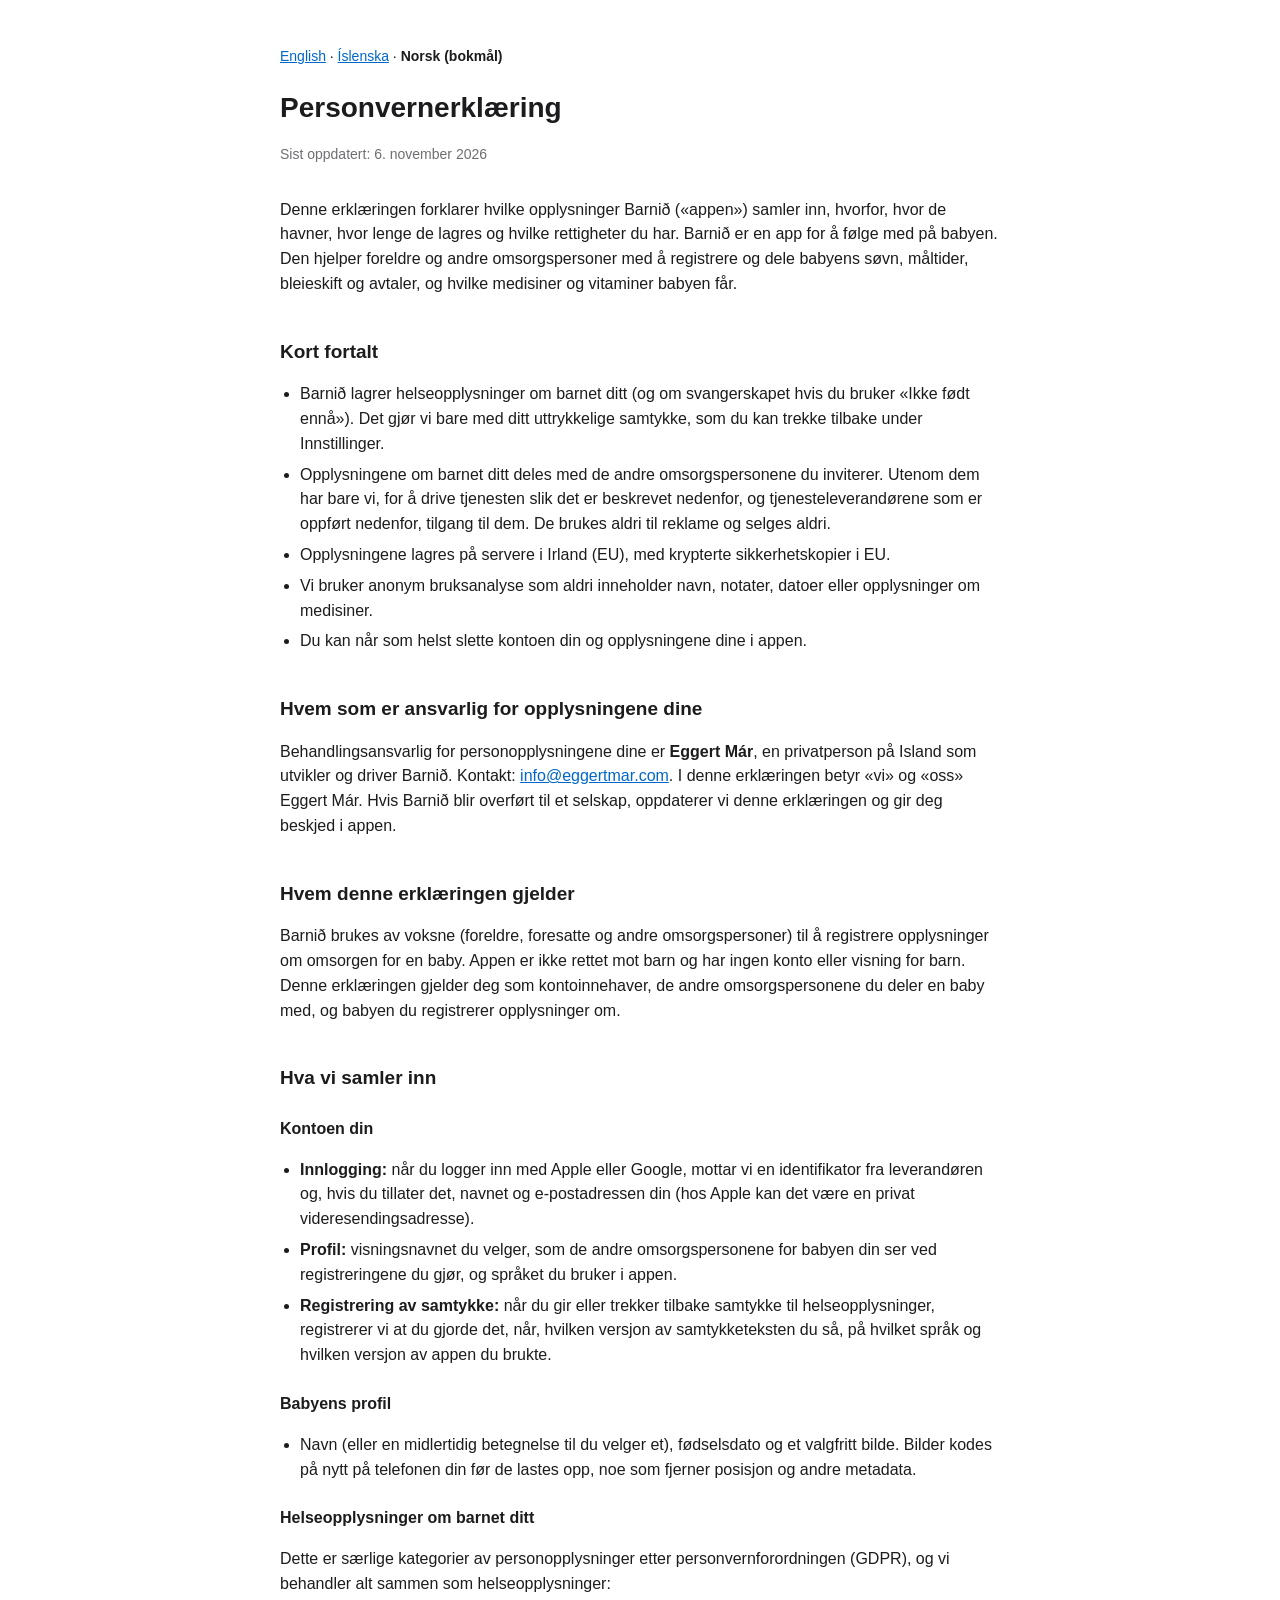
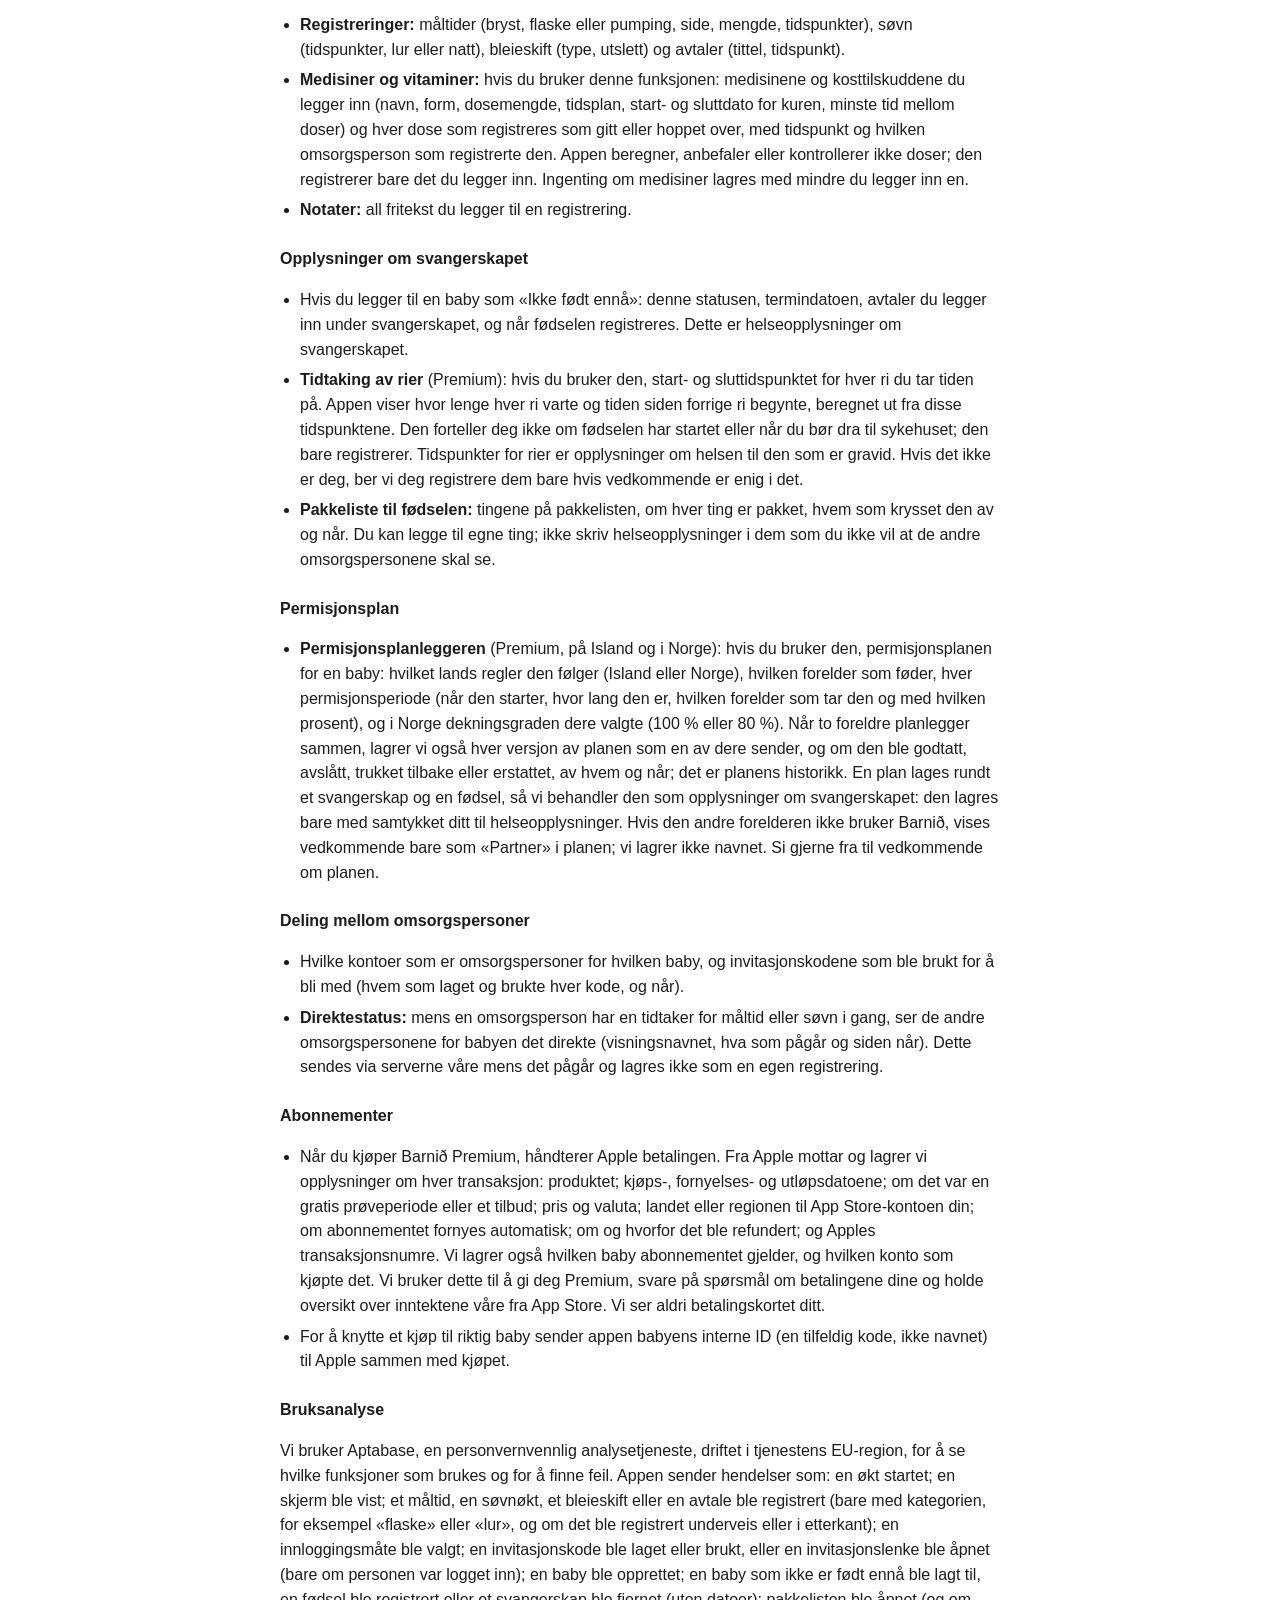
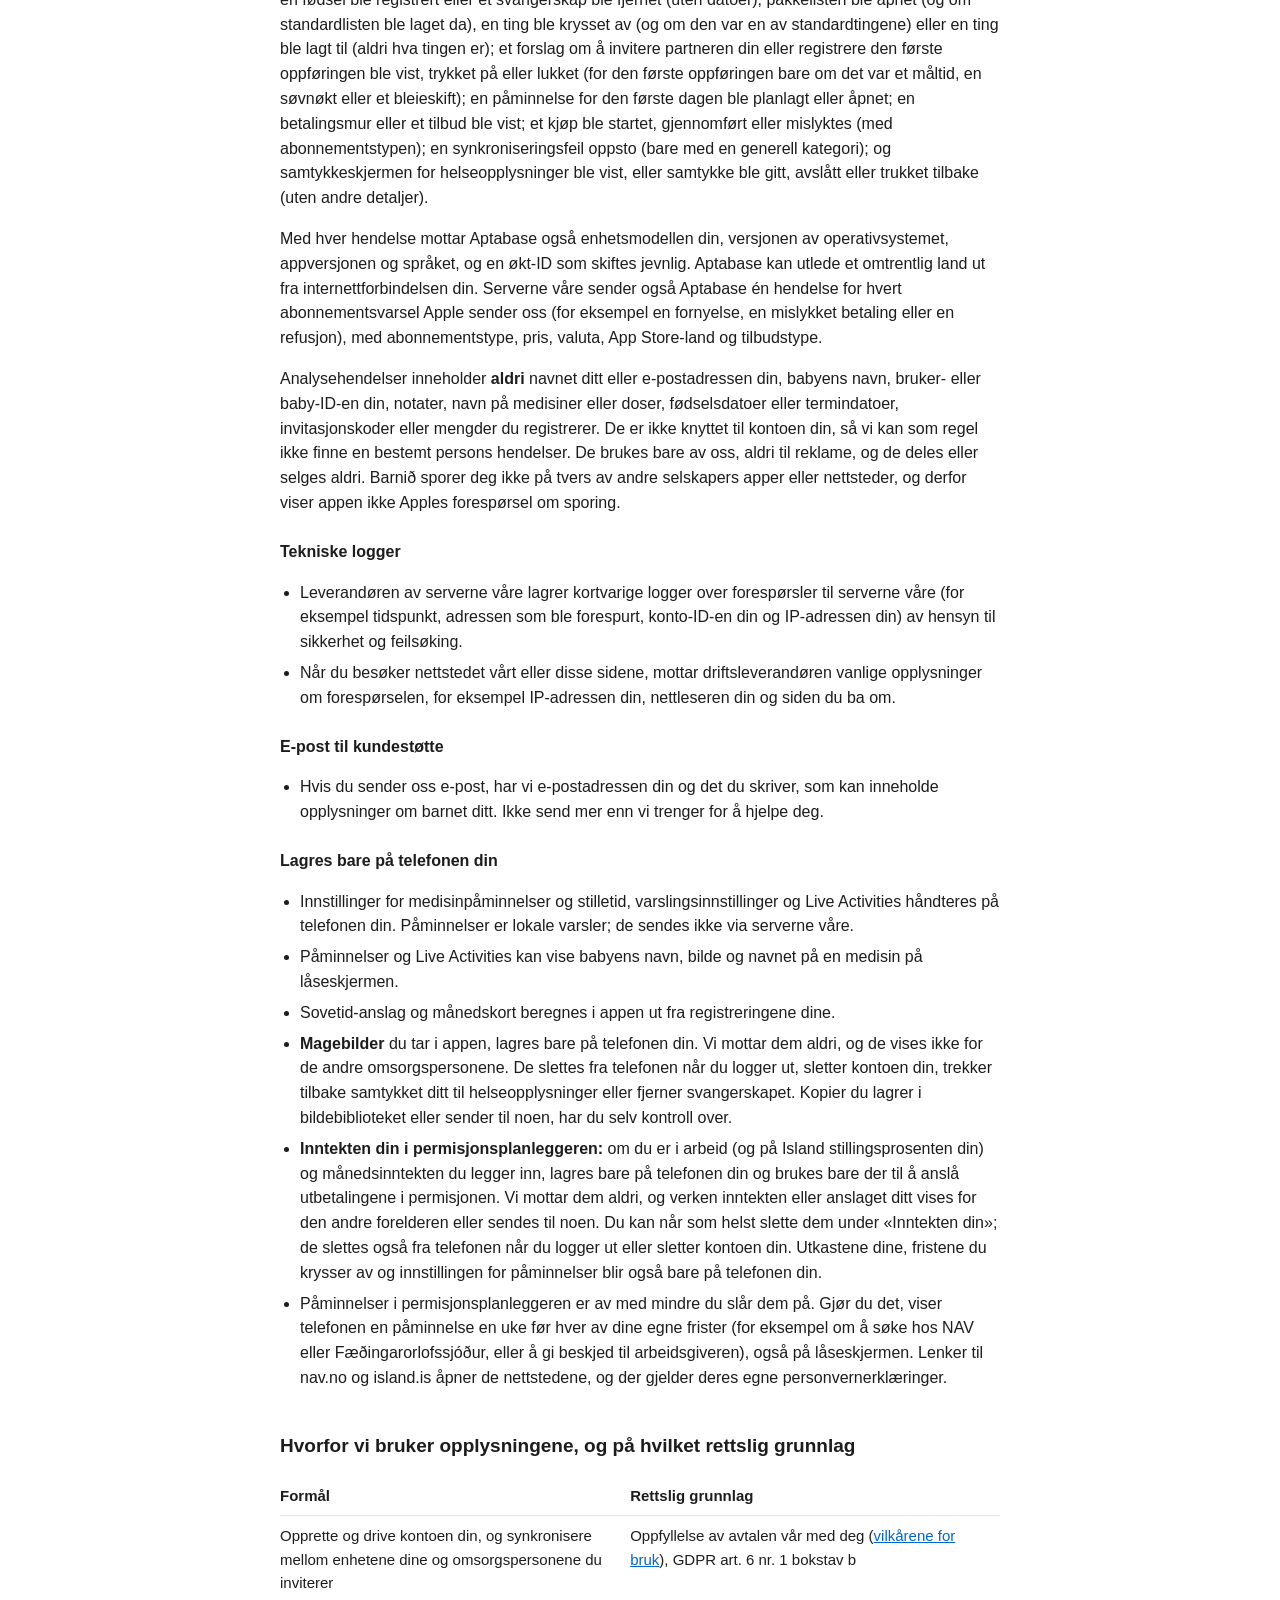
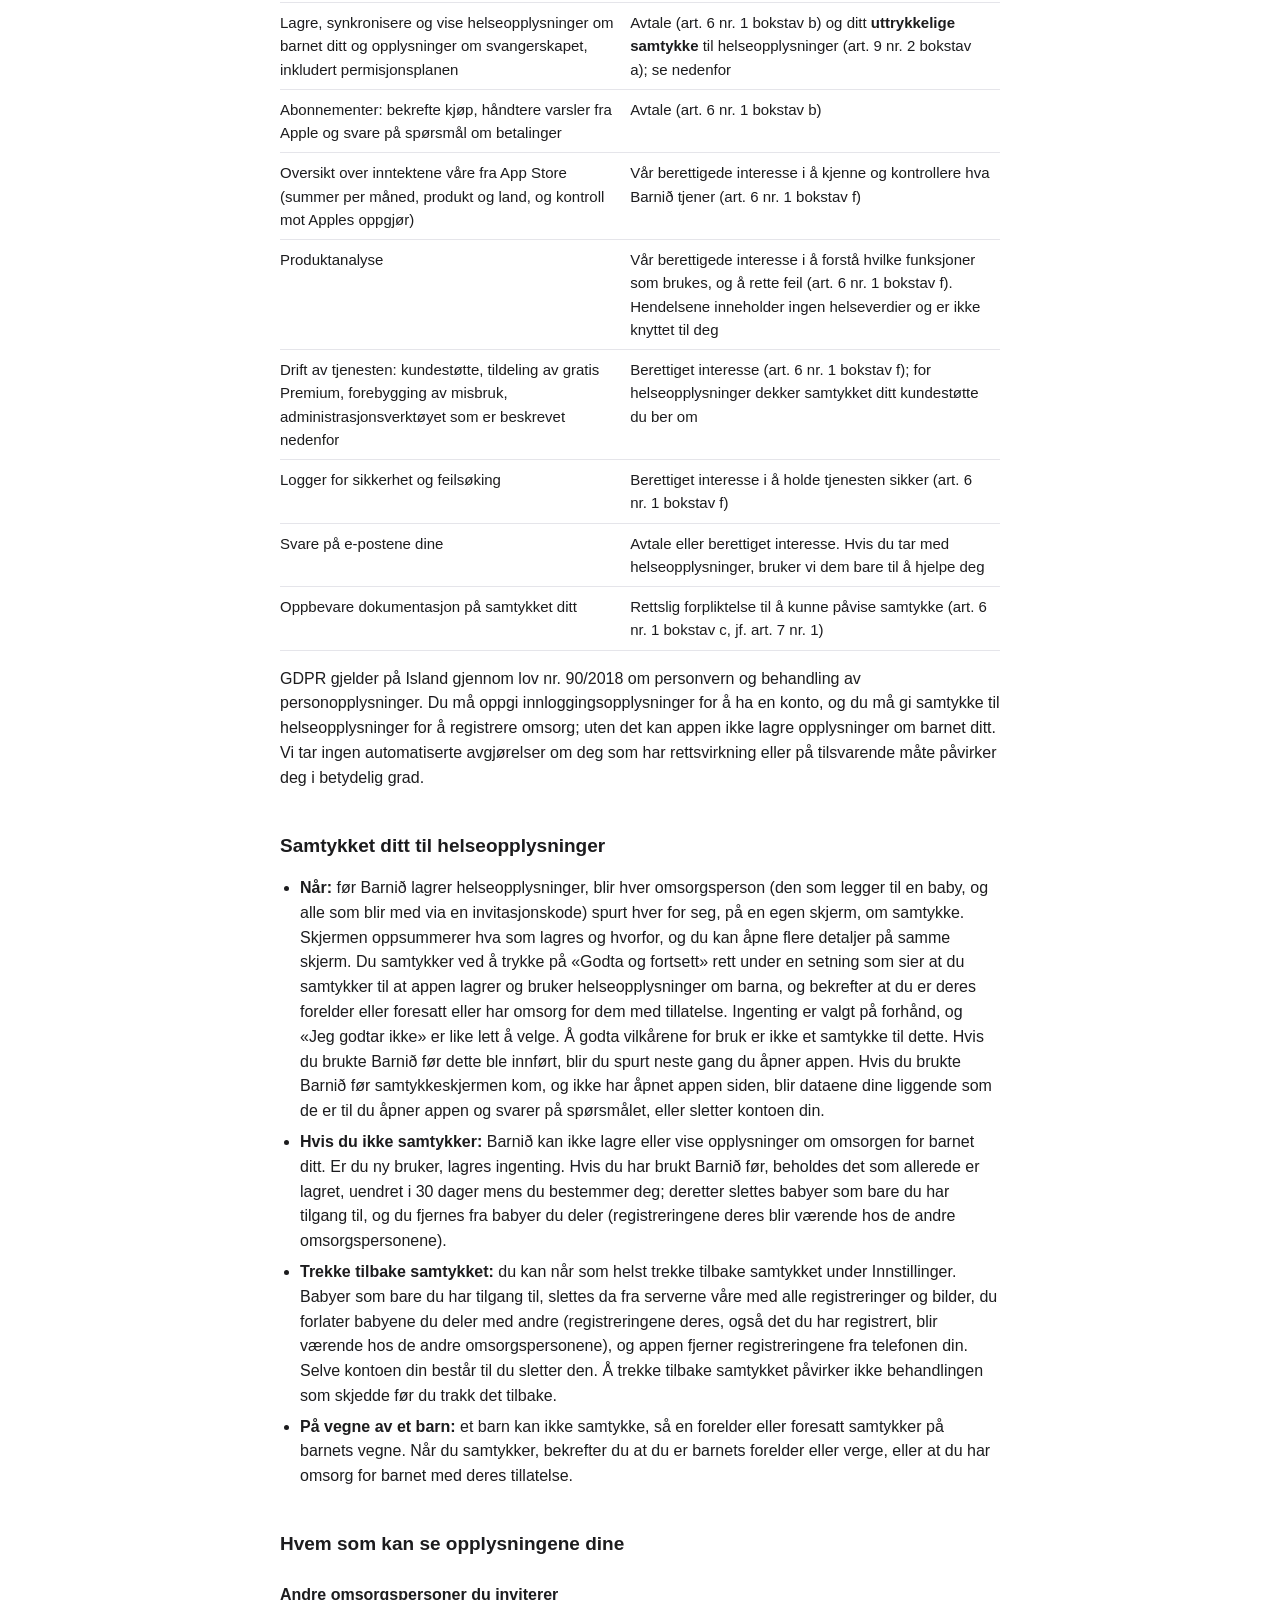
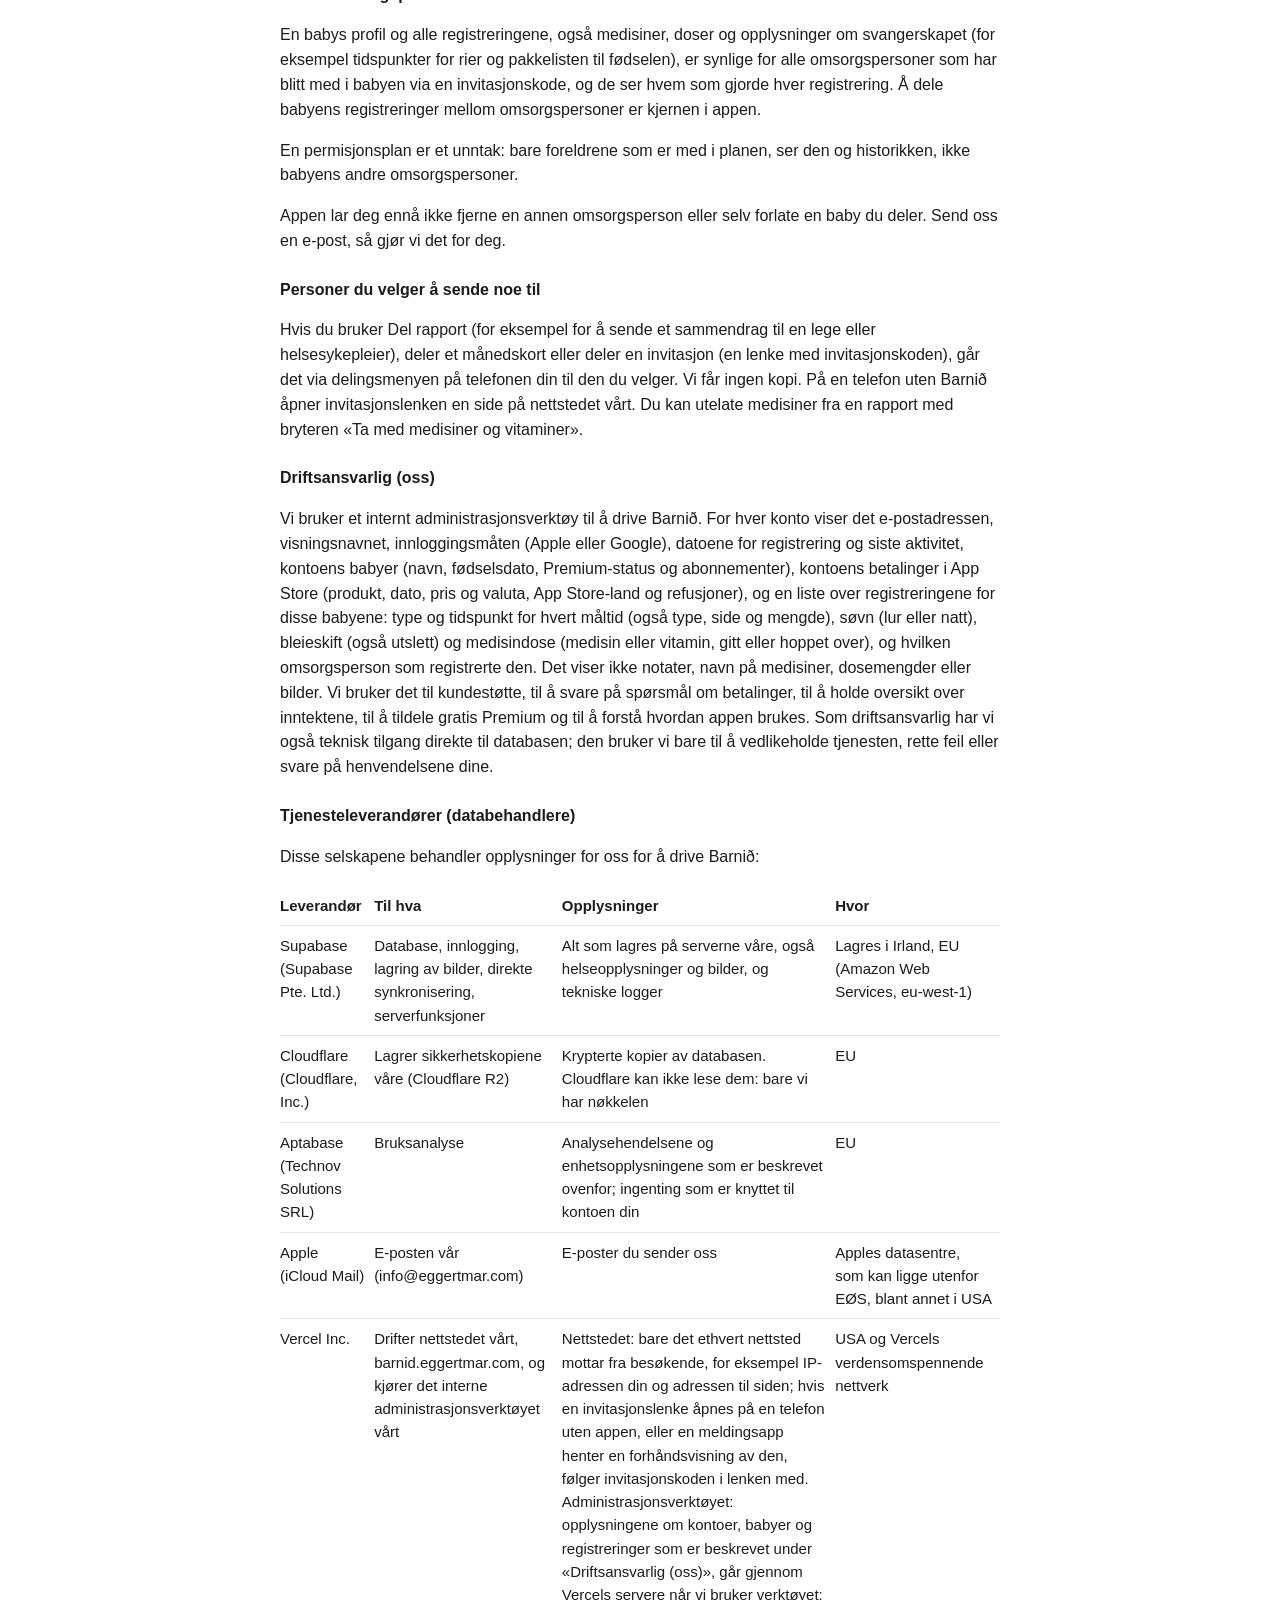
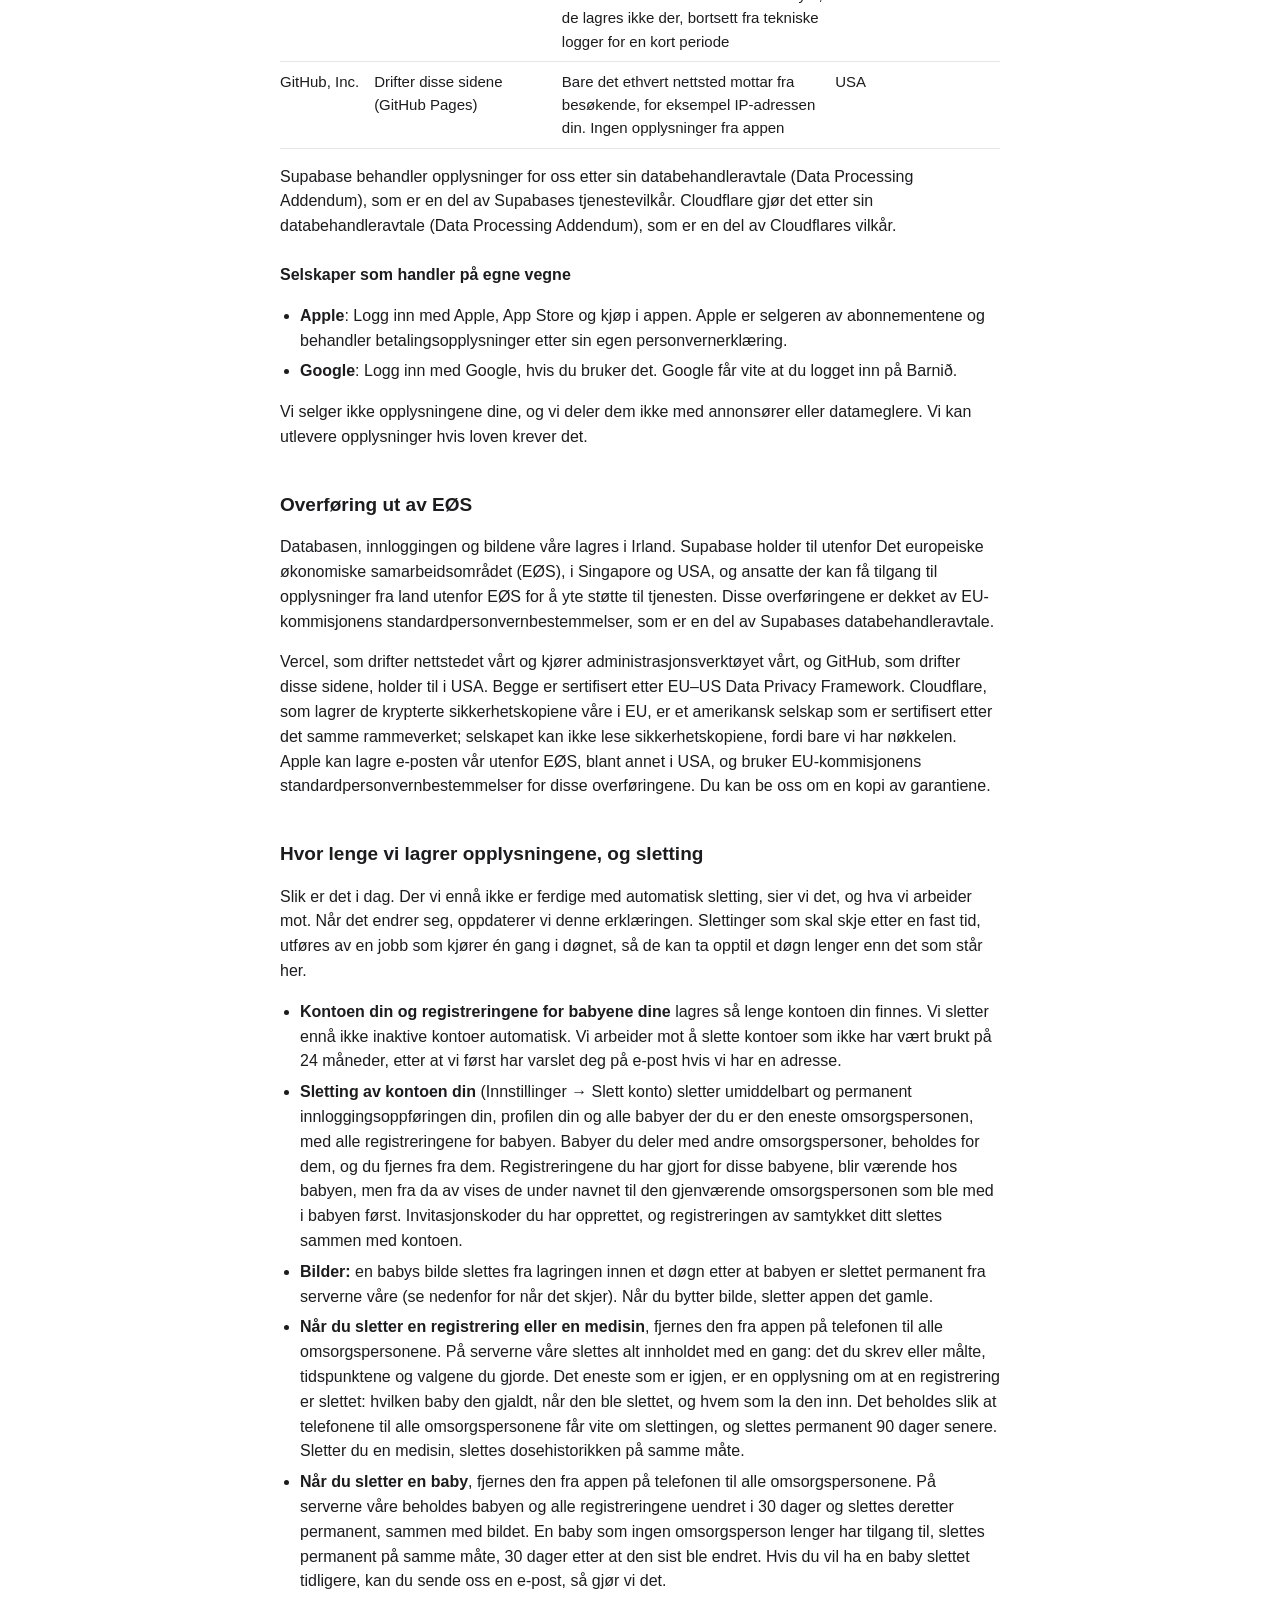
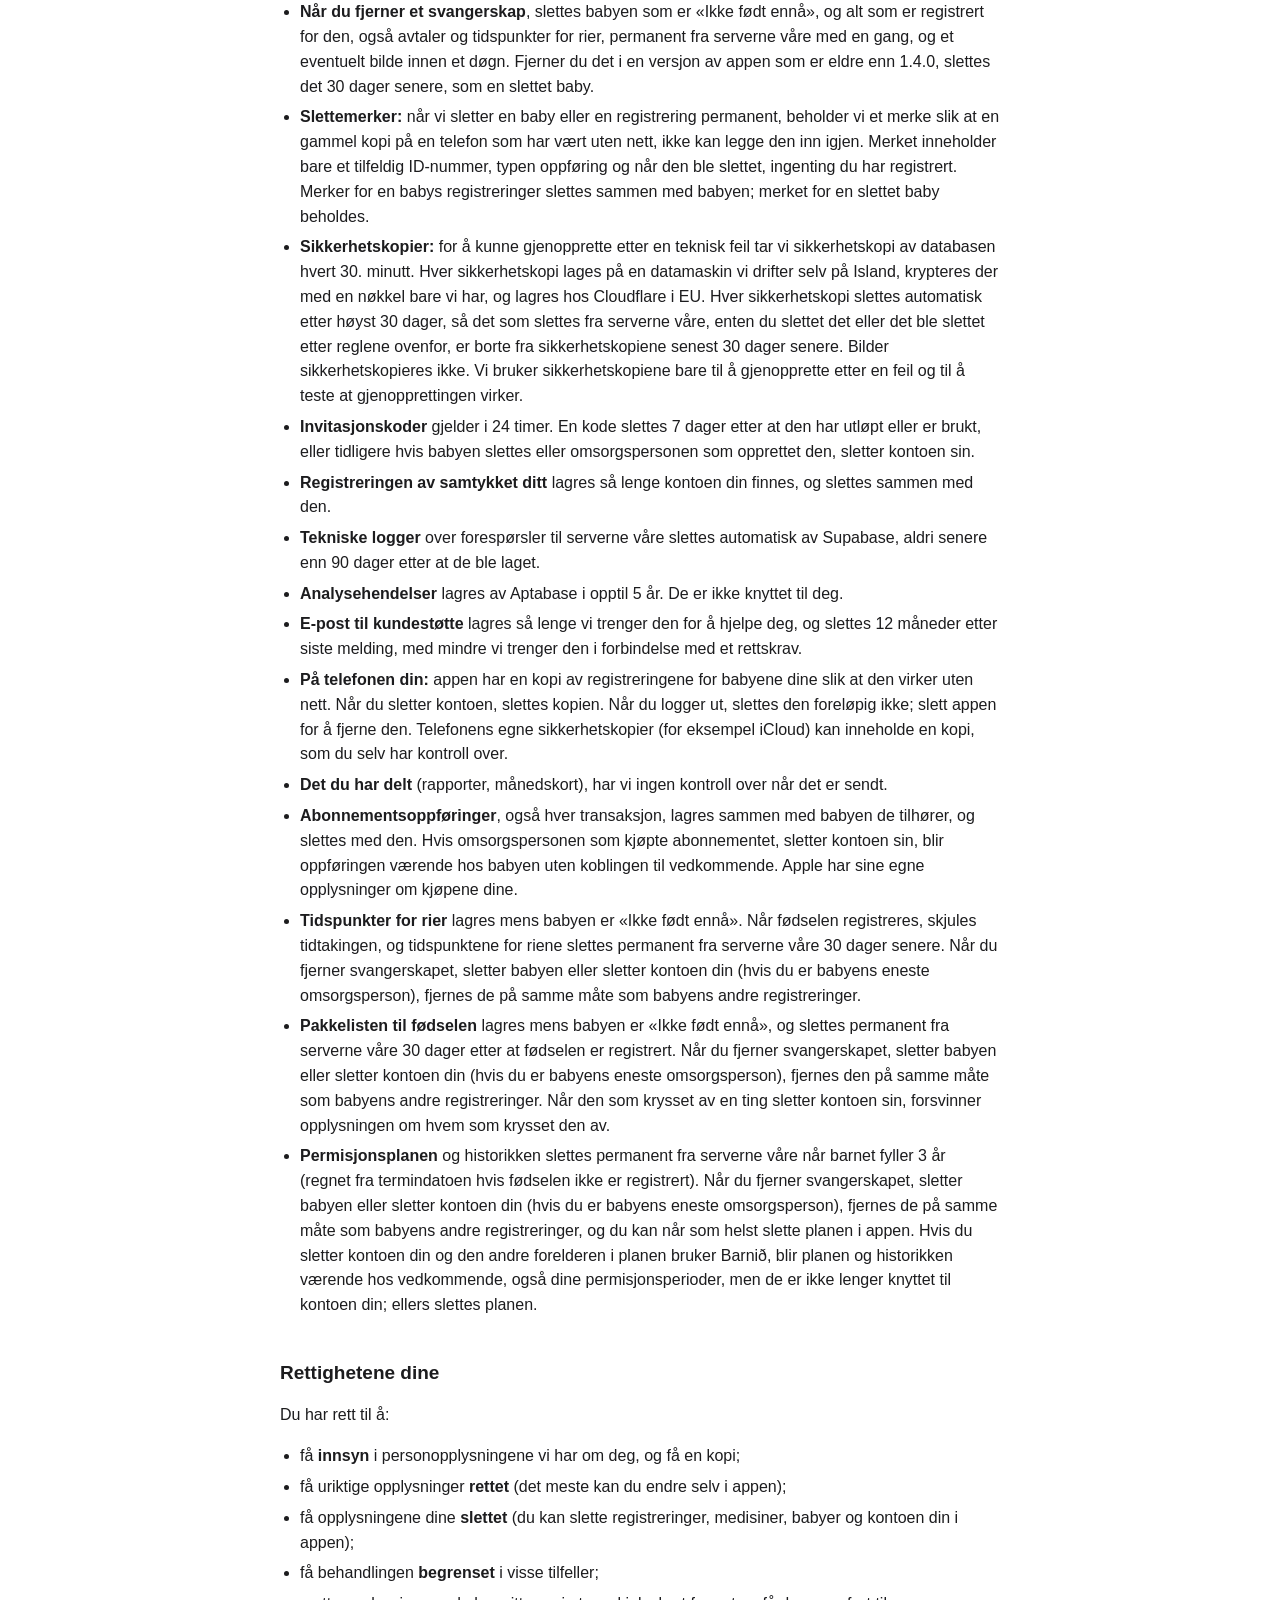
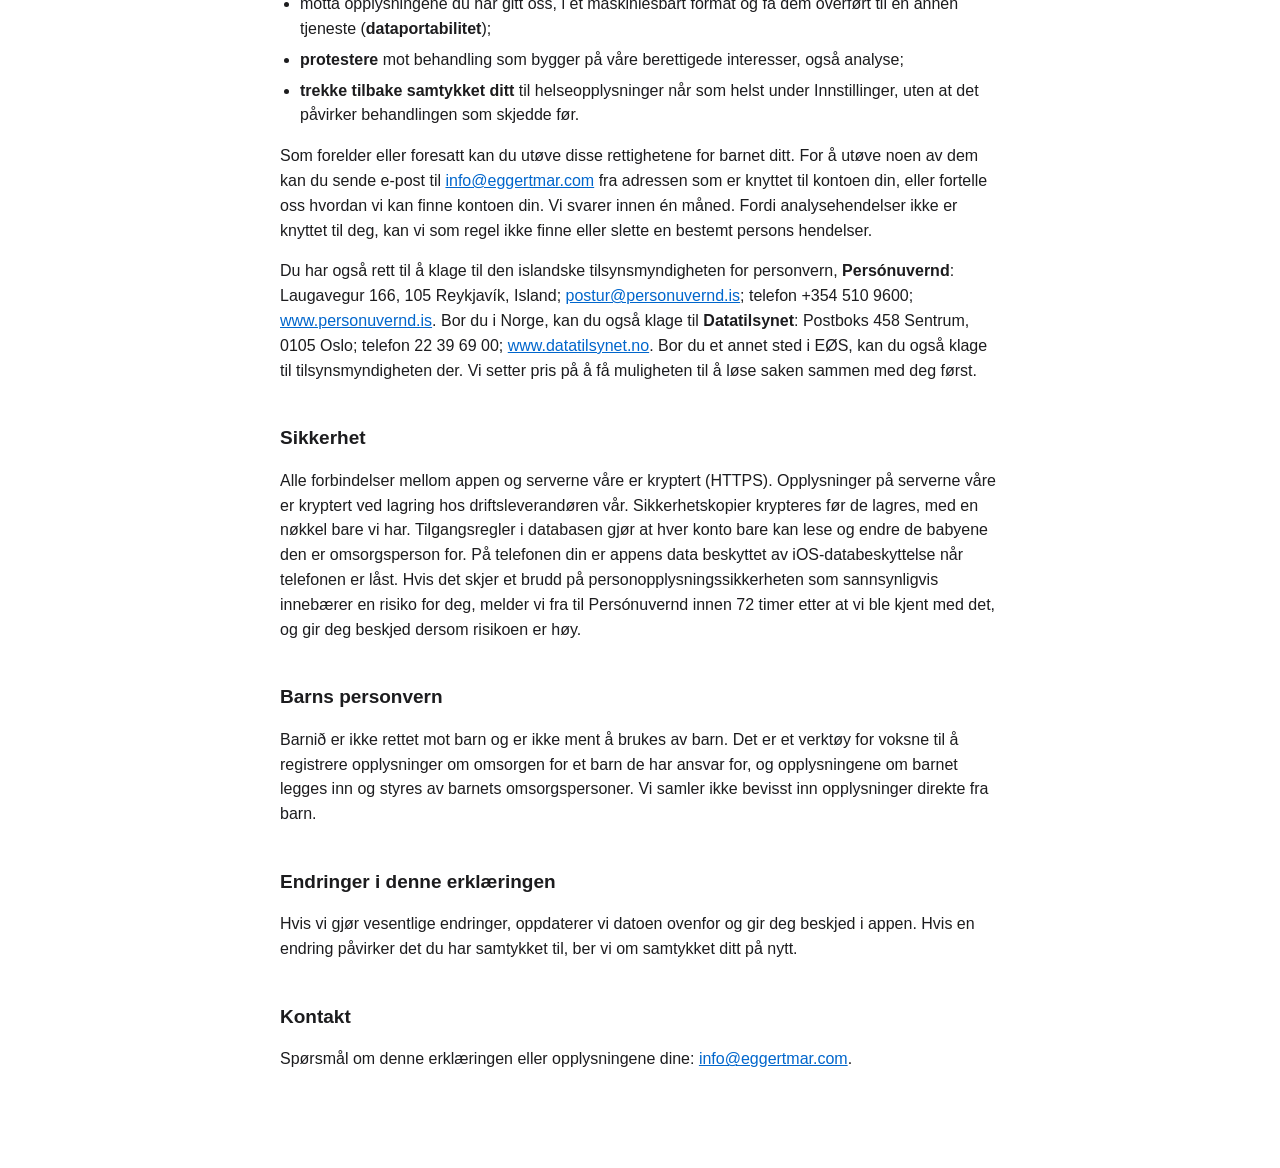
<file: privacy-policy-nb.html>
<!doctype html>
<html lang="nb">
<head>
<meta charset="utf-8">
<meta name="viewport" content="width=device-width, initial-scale=1">
<title>Barnið — Personvernerklæring</title>
<link rel="canonical" href="https://barnid.eggertmar.com/privacy-policy-nb.html">
<meta name="description" content="Hvordan Barnið behandler data om stell og svangerskap, samtykke, hvem som ser dataene, hvor de lagres og hvordan de slettes.">
<meta name="robots" content="index, follow">
<link rel="alternate" hreflang="en" href="https://barnid.eggertmar.com/privacy-policy.html">
<link rel="alternate" hreflang="is" href="https://barnid.eggertmar.com/privacy-policy-is.html">
<link rel="alternate" hreflang="nb" href="https://barnid.eggertmar.com/privacy-policy-nb.html">
<link rel="alternate" hreflang="x-default" href="https://barnid.eggertmar.com/privacy-policy.html">
<style>
  body { font-family: -apple-system, BlinkMacSystemFont, "Segoe UI", Roboto, sans-serif; max-width: 720px; margin: 0 auto; padding: 32px 20px 80px; color: #1c1c1e; line-height: 1.55; }
  h1 { font-size: 28px; margin-bottom: 4px; }
  h2 { font-size: 19px; margin-top: 40px; }
  h3 { font-size: 16px; margin-top: 24px; }
  .updated { color: #6e6e73; font-size: 14px; margin-bottom: 32px; }
  .lang { font-size: 14px; margin-bottom: 8px; }
  ul { padding-left: 20px; }
  li { margin-bottom: 6px; }
  a { color: #0066cc; }
  table { border-collapse: collapse; width: 100%; font-size: 15px; margin: 12px 0; }
  th, td { text-align: left; vertical-align: top; padding: 8px 8px 8px 0; border-bottom: 1px solid #e5e5ea; }
  th { font-weight: 600; }
</style>
</head>
<body>
<p class="lang"><a href="privacy-policy.html" hreflang="en" lang="en">English</a> · <a href="privacy-policy-is.html" hreflang="is" lang="is">Íslenska</a> · <strong aria-current="page" lang="nb">Norsk (bokmål)</strong></p>
<h1>Personvernerklæring</h1>
<p class="updated">Sist oppdatert: 6. november 2026</p>

<p>Denne erklæringen forklarer hvilke opplysninger Barnið («appen») samler inn, hvorfor, hvor de havner, hvor lenge de lagres og hvilke rettigheter du har. Barnið er en app for å følge med på babyen. Den hjelper foreldre og andre omsorgspersoner med å registrere og dele babyens søvn, måltider, bleieskift og avtaler, og hvilke medisiner og vitaminer babyen får.</p>

<h2>Kort fortalt</h2>
<ul>
  <li>Barnið lagrer helseopplysninger om barnet ditt (og om svangerskapet hvis du bruker «Ikke født ennå»). Det gjør vi bare med ditt uttrykkelige samtykke, som du kan trekke tilbake under Innstillinger.</li>
  <li>Opplysningene om barnet ditt deles med de andre omsorgspersonene du inviterer. Utenom dem har bare vi, for å drive tjenesten slik det er beskrevet nedenfor, og tjenesteleverandørene som er oppført nedenfor, tilgang til dem. De brukes aldri til reklame og selges aldri.</li>
  <li>Opplysningene lagres på servere i Irland (EU), med krypterte sikkerhetskopier i EU.</li>
  <li>Vi bruker anonym bruksanalyse som aldri inneholder navn, notater, datoer eller opplysninger om medisiner.</li>
  <li>Du kan når som helst slette kontoen din og opplysningene dine i appen.</li>
</ul>

<h2>Hvem som er ansvarlig for opplysningene dine</h2>
<p>Behandlingsansvarlig for personopplysningene dine er <strong>Eggert Már</strong>, en privatperson på Island som utvikler og driver Barnið. Kontakt: <a href="mailto:info@eggertmar.com">info@eggertmar.com</a>. I denne erklæringen betyr «vi» og «oss» Eggert Már. Hvis Barnið blir overført til et selskap, oppdaterer vi denne erklæringen og gir deg beskjed i appen.</p>

<h2>Hvem denne erklæringen gjelder</h2>
<p>Barnið brukes av voksne (foreldre, foresatte og andre omsorgspersoner) til å registrere opplysninger om omsorgen for en baby. Appen er ikke rettet mot barn og har ingen konto eller visning for barn. Denne erklæringen gjelder deg som kontoinnehaver, de andre omsorgspersonene du deler en baby med, og babyen du registrerer opplysninger om.</p>

<h2>Hva vi samler inn</h2>

<h3>Kontoen din</h3>
<ul>
  <li><strong>Innlogging:</strong> når du logger inn med Apple eller Google, mottar vi en identifikator fra leverandøren og, hvis du tillater det, navnet og e-postadressen din (hos Apple kan det være en privat videresendingsadresse).</li>
  <li><strong>Profil:</strong> visningsnavnet du velger, som de andre omsorgspersonene for babyen din ser ved registreringene du gjør, og språket du bruker i appen.</li>
  <li><strong>Registrering av samtykke:</strong> når du gir eller trekker tilbake samtykke til helseopplysninger, registrerer vi at du gjorde det, når, hvilken versjon av samtykketeksten du så, på hvilket språk og hvilken versjon av appen du brukte.</li>
</ul>

<h3>Babyens profil</h3>
<ul>
  <li>Navn (eller en midlertidig betegnelse til du velger et), fødselsdato og et valgfritt bilde. Bilder kodes på nytt på telefonen din før de lastes opp, noe som fjerner posisjon og andre metadata.</li>
</ul>

<h3>Helseopplysninger om barnet ditt</h3>
<p>Dette er særlige kategorier av personopplysninger etter personvernforordningen (GDPR), og vi behandler alt sammen som helseopplysninger:</p>
<ul>
  <li><strong>Registreringer:</strong> måltider (bryst, flaske eller pumping, side, mengde, tidspunkter), søvn (tidspunkter, lur eller natt), bleieskift (type, utslett) og avtaler (tittel, tidspunkt).</li>
  <li><strong>Medisiner og vitaminer:</strong> hvis du bruker denne funksjonen: medisinene og kosttilskuddene du legger inn (navn, form, dosemengde, tidsplan, start- og sluttdato for kuren, minste tid mellom doser) og hver dose som registreres som gitt eller hoppet over, med tidspunkt og hvilken omsorgsperson som registrerte den. Appen beregner, anbefaler eller kontrollerer ikke doser; den registrerer bare det du legger inn. Ingenting om medisiner lagres med mindre du legger inn en.</li>
  <li><strong>Notater:</strong> all fritekst du legger til en registrering.</li>
</ul>

<h3>Opplysninger om svangerskapet</h3>
<ul>
  <li>Hvis du legger til en baby som «Ikke født ennå»: denne statusen, termindatoen, avtaler du legger inn under svangerskapet, og når fødselen registreres. Dette er helseopplysninger om svangerskapet.</li>
  <li><strong>Tidtaking av rier</strong> (Premium): hvis du bruker den, start- og sluttidspunktet for hver ri du tar tiden på. Appen viser hvor lenge hver ri varte og tiden siden forrige ri begynte, beregnet ut fra disse tidspunktene. Den forteller deg ikke om fødselen har startet eller når du bør dra til sykehuset; den bare registrerer. Tidspunkter for rier er opplysninger om helsen til den som er gravid. Hvis det ikke er deg, ber vi deg registrere dem bare hvis vedkommende er enig i det.</li>
  <li><strong>Pakkeliste til fødselen:</strong> tingene på pakkelisten, om hver ting er pakket, hvem som krysset den av og når. Du kan legge til egne ting; ikke skriv helseopplysninger i dem som du ikke vil at de andre omsorgspersonene skal se.</li>
</ul>

<h3>Permisjonsplan</h3>
<ul>
  <li><strong>Permisjonsplanleggeren</strong> (Premium, på Island og i Norge): hvis du bruker den, permisjonsplanen for en baby: hvilket lands regler den følger (Island eller Norge), hvilken forelder som føder, hver permisjonsperiode (når den starter, hvor lang den er, hvilken forelder som tar den og med hvilken prosent), og i Norge dekningsgraden dere valgte (100 % eller 80 %). Når to foreldre planlegger sammen, lagrer vi også hver versjon av planen som en av dere sender, og om den ble godtatt, avslått, trukket tilbake eller erstattet, av hvem og når; det er planens historikk. En plan lages rundt et svangerskap og en fødsel, så vi behandler den som opplysninger om svangerskapet: den lagres bare med samtykket ditt til helseopplysninger. Hvis den andre forelderen ikke bruker Barnið, vises vedkommende bare som «Partner» i planen; vi lagrer ikke navnet. Si gjerne fra til vedkommende om planen.</li>
</ul>

<h3>Deling mellom omsorgspersoner</h3>
<ul>
  <li>Hvilke kontoer som er omsorgspersoner for hvilken baby, og invitasjonskodene som ble brukt for å bli med (hvem som laget og brukte hver kode, og når).</li>
  <li><strong>Direktestatus:</strong> mens en omsorgsperson har en tidtaker for måltid eller søvn i gang, ser de andre omsorgspersonene for babyen det direkte (visningsnavnet, hva som pågår og siden når). Dette sendes via serverne våre mens det pågår og lagres ikke som en egen registrering.</li>
</ul>

<h3>Abonnementer</h3>
<ul>
  <li>Når du kjøper Barnið Premium, håndterer Apple betalingen. Fra Apple mottar og lagrer vi opplysninger om hver transaksjon: produktet; kjøps-, fornyelses- og utløpsdatoene; om det var en gratis prøveperiode eller et tilbud; pris og valuta; landet eller regionen til App Store-kontoen din; om abonnementet fornyes automatisk; om og hvorfor det ble refundert; og Apples transaksjonsnumre. Vi lagrer også hvilken baby abonnementet gjelder, og hvilken konto som kjøpte det. Vi bruker dette til å gi deg Premium, svare på spørsmål om betalingene dine og holde oversikt over inntektene våre fra App Store. Vi ser aldri betalingskortet ditt.</li>
  <li>For å knytte et kjøp til riktig baby sender appen babyens interne ID (en tilfeldig kode, ikke navnet) til Apple sammen med kjøpet.</li>
</ul>

<h3>Bruksanalyse</h3>
<p>Vi bruker Aptabase, en personvernvennlig analysetjeneste, driftet i tjenestens EU-region, for å se hvilke funksjoner som brukes og for å finne feil. Appen sender hendelser som: en økt startet; en skjerm ble vist; et måltid, en søvnøkt, et bleieskift eller en avtale ble registrert (bare med kategorien, for eksempel «flaske» eller «lur», og om det ble registrert underveis eller i etterkant); en innloggingsmåte ble valgt; en invitasjonskode ble laget eller brukt, eller en invitasjonslenke ble åpnet (bare om personen var logget inn); en baby ble opprettet; en baby som ikke er født ennå ble lagt til, en fødsel ble registrert eller et svangerskap ble fjernet (uten datoer); pakkelisten ble åpnet (og om standardlisten ble laget da), en ting ble krysset av (og om den var en av standardtingene) eller en ting ble lagt til (aldri hva tingen er); et forslag om å invitere partneren din eller registrere den første oppføringen ble vist, trykket på eller lukket (for den første oppføringen bare om det var et måltid, en søvnøkt eller et bleieskift); en påminnelse for den første dagen ble planlagt eller åpnet; en betalingsmur eller et tilbud ble vist; et kjøp ble startet, gjennomført eller mislyktes (med abonnementstypen); en synkroniseringsfeil oppsto (bare med en generell kategori); og samtykkeskjermen for helseopplysninger ble vist, eller samtykke ble gitt, avslått eller trukket tilbake (uten andre detaljer).</p>
<p>Med hver hendelse mottar Aptabase også enhetsmodellen din, versjonen av operativsystemet, appversjonen og språket, og en økt-ID som skiftes jevnlig. Aptabase kan utlede et omtrentlig land ut fra internettforbindelsen din. Serverne våre sender også Aptabase én hendelse for hvert abonnementsvarsel Apple sender oss (for eksempel en fornyelse, en mislykket betaling eller en refusjon), med abonnementstype, pris, valuta, App Store-land og tilbudstype.</p>
<p>Analysehendelser inneholder <strong>aldri</strong> navnet ditt eller e-postadressen din, babyens navn, bruker- eller baby-ID-en din, notater, navn på medisiner eller doser, fødselsdatoer eller termindatoer, invitasjonskoder eller mengder du registrerer. De er ikke knyttet til kontoen din, så vi kan som regel ikke finne en bestemt persons hendelser. De brukes bare av oss, aldri til reklame, og de deles eller selges aldri. Barnið sporer deg ikke på tvers av andre selskapers apper eller nettsteder, og derfor viser appen ikke Apples forespørsel om sporing.</p>

<h3>Tekniske logger</h3>
<ul>
  <li>Leverandøren av serverne våre lagrer kortvarige logger over forespørsler til serverne våre (for eksempel tidspunkt, adressen som ble forespurt, konto-ID-en din og IP-adressen din) av hensyn til sikkerhet og feilsøking.</li>
  <li>Når du besøker nettstedet vårt eller disse sidene, mottar driftsleverandøren vanlige opplysninger om forespørselen, for eksempel IP-adressen din, nettleseren din og siden du ba om.</li>
</ul>

<h3>E-post til kundestøtte</h3>
<ul>
  <li>Hvis du sender oss e-post, har vi e-postadressen din og det du skriver, som kan inneholde opplysninger om barnet ditt. Ikke send mer enn vi trenger for å hjelpe deg.</li>
</ul>

<h3>Lagres bare på telefonen din</h3>
<ul>
  <li>Innstillinger for medisinpåminnelser og stilletid, varslingsinnstillinger og Live Activities håndteres på telefonen din. Påminnelser er lokale varsler; de sendes ikke via serverne våre.</li>
  <li>Påminnelser og Live Activities kan vise babyens navn, bilde og navnet på en medisin på låseskjermen.</li>
  <li>Sovetid-anslag og månedskort beregnes i appen ut fra registreringene dine.</li>
  <li><strong>Magebilder</strong> du tar i appen, lagres bare på telefonen din. Vi mottar dem aldri, og de vises ikke for de andre omsorgspersonene. De slettes fra telefonen når du logger ut, sletter kontoen din, trekker tilbake samtykket ditt til helseopplysninger eller fjerner svangerskapet. Kopier du lagrer i bildebiblioteket eller sender til noen, har du selv kontroll over.</li>
  <li><strong>Inntekten din i permisjonsplanleggeren:</strong> om du er i arbeid (og på Island stillingsprosenten din) og månedsinntekten du legger inn, lagres bare på telefonen din og brukes bare der til å anslå utbetalingene i permisjonen. Vi mottar dem aldri, og verken inntekten eller anslaget ditt vises for den andre forelderen eller sendes til noen. Du kan når som helst slette dem under «Inntekten din»; de slettes også fra telefonen når du logger ut eller sletter kontoen din. Utkastene dine, fristene du krysser av og innstillingen for påminnelser blir også bare på telefonen din.</li>
  <li>Påminnelser i permisjonsplanleggeren er av med mindre du slår dem på. Gjør du det, viser telefonen en påminnelse en uke før hver av dine egne frister (for eksempel om å søke hos NAV eller Fæðingarorlofssjóður, eller å gi beskjed til arbeidsgiveren), også på låseskjermen. Lenker til nav.no og island.is åpner de nettstedene, og der gjelder deres egne personvernerklæringer.</li>
</ul>

<h2>Hvorfor vi bruker opplysningene, og på hvilket rettslig grunnlag</h2>
<table>
  <tr><th>Formål</th><th>Rettslig grunnlag</th></tr>
  <tr><td>Opprette og drive kontoen din, og synkronisere mellom enhetene dine og omsorgspersonene du inviterer</td><td>Oppfyllelse av avtalen vår med deg (<a href="terms-of-service-nb.html">vilkårene for bruk</a>), GDPR art. 6 nr. 1 bokstav b</td></tr>
  <tr><td>Lagre, synkronisere og vise helseopplysninger om barnet ditt og opplysninger om svangerskapet, inkludert permisjonsplanen</td><td>Avtale (art. 6 nr. 1 bokstav b) og ditt <strong>uttrykkelige samtykke</strong> til helseopplysninger (art. 9 nr. 2 bokstav a); se nedenfor</td></tr>
  <tr><td>Abonnementer: bekrefte kjøp, håndtere varsler fra Apple og svare på spørsmål om betalinger</td><td>Avtale (art. 6 nr. 1 bokstav b)</td></tr>
  <tr><td>Oversikt over inntektene våre fra App Store (summer per måned, produkt og land, og kontroll mot Apples oppgjør)</td><td>Vår berettigede interesse i å kjenne og kontrollere hva Barnið tjener (art. 6 nr. 1 bokstav f)</td></tr>
  <tr><td>Produktanalyse</td><td>Vår berettigede interesse i å forstå hvilke funksjoner som brukes, og å rette feil (art. 6 nr. 1 bokstav f). Hendelsene inneholder ingen helseverdier og er ikke knyttet til deg</td></tr>
  <tr><td>Drift av tjenesten: kundestøtte, tildeling av gratis Premium, forebygging av misbruk, administrasjonsverktøyet som er beskrevet nedenfor</td><td>Berettiget interesse (art. 6 nr. 1 bokstav f); for helseopplysninger dekker samtykket ditt kundestøtte du ber om</td></tr>
  <tr><td>Logger for sikkerhet og feilsøking</td><td>Berettiget interesse i å holde tjenesten sikker (art. 6 nr. 1 bokstav f)</td></tr>
  <tr><td>Svare på e-postene dine</td><td>Avtale eller berettiget interesse. Hvis du tar med helseopplysninger, bruker vi dem bare til å hjelpe deg</td></tr>
  <tr><td>Oppbevare dokumentasjon på samtykket ditt</td><td>Rettslig forpliktelse til å kunne påvise samtykke (art. 6 nr. 1 bokstav c, jf. art. 7 nr. 1)</td></tr>
</table>
<p>GDPR gjelder på Island gjennom lov nr. 90/2018 om personvern og behandling av personopplysninger. Du må oppgi innloggingsopplysninger for å ha en konto, og du må gi samtykke til helseopplysninger for å registrere omsorg; uten det kan appen ikke lagre opplysninger om barnet ditt. Vi tar ingen automatiserte avgjørelser om deg som har rettsvirkning eller på tilsvarende måte påvirker deg i betydelig grad.</p>

<h2>Samtykket ditt til helseopplysninger</h2>
<ul>
  <li><strong>Når:</strong> før Barnið lagrer helseopplysninger, blir hver omsorgsperson (den som legger til en baby, og alle som blir med via en invitasjonskode) spurt hver for seg, på en egen skjerm, om samtykke. Skjermen oppsummerer hva som lagres og hvorfor, og du kan åpne flere detaljer på samme skjerm. Du samtykker ved å trykke på «Godta og fortsett» rett under en setning som sier at du samtykker til at appen lagrer og bruker helseopplysninger om barna, og bekrefter at du er deres forelder eller foresatt eller har omsorg for dem med tillatelse. Ingenting er valgt på forhånd, og «Jeg godtar ikke» er like lett å velge. Å godta vilkårene for bruk er ikke et samtykke til dette. Hvis du brukte Barnið før dette ble innført, blir du spurt neste gang du åpner appen. Hvis du brukte Barnið før samtykkeskjermen kom, og ikke har åpnet appen siden, blir dataene dine liggende som de er til du åpner appen og svarer på spørsmålet, eller sletter kontoen din.</li>
  <li><strong>Hvis du ikke samtykker:</strong> Barnið kan ikke lagre eller vise opplysninger om omsorgen for barnet ditt. Er du ny bruker, lagres ingenting. Hvis du har brukt Barnið før, beholdes det som allerede er lagret, uendret i 30 dager mens du bestemmer deg; deretter slettes babyer som bare du har tilgang til, og du fjernes fra babyer du deler (registreringene deres blir værende hos de andre omsorgspersonene).</li>
  <li><strong>Trekke tilbake samtykket:</strong> du kan når som helst trekke tilbake samtykket under Innstillinger. Babyer som bare du har tilgang til, slettes da fra serverne våre med alle registreringer og bilder, du forlater babyene du deler med andre (registreringene deres, også det du har registrert, blir værende hos de andre omsorgspersonene), og appen fjerner registreringene fra telefonen din. Selve kontoen din består til du sletter den. Å trekke tilbake samtykket påvirker ikke behandlingen som skjedde før du trakk det tilbake.</li>
  <li><strong>På vegne av et barn:</strong> et barn kan ikke samtykke, så en forelder eller foresatt samtykker på barnets vegne. Når du samtykker, bekrefter du at du er barnets forelder eller verge, eller at du har omsorg for barnet med deres tillatelse.</li>
</ul>

<h2>Hvem som kan se opplysningene dine</h2>

<h3>Andre omsorgspersoner du inviterer</h3>
<p>En babys profil og alle registreringene, også medisiner, doser og opplysninger om svangerskapet (for eksempel tidspunkter for rier og pakkelisten til fødselen), er synlige for alle omsorgspersoner som har blitt med i babyen via en invitasjonskode, og de ser hvem som gjorde hver registrering. Å dele babyens registreringer mellom omsorgspersoner er kjernen i appen.</p>
<p>En permisjonsplan er et unntak: bare foreldrene som er med i planen, ser den og historikken, ikke babyens andre omsorgspersoner.</p>
<p>Appen lar deg ennå ikke fjerne en annen omsorgsperson eller selv forlate en baby du deler. Send oss en e-post, så gjør vi det for deg.</p>

<h3>Personer du velger å sende noe til</h3>
<p>Hvis du bruker Del rapport (for eksempel for å sende et sammendrag til en lege eller helsesykepleier), deler et månedskort eller deler en invitasjon (en lenke med invitasjonskoden), går det via delingsmenyen på telefonen din til den du velger. Vi får ingen kopi. På en telefon uten Barnið åpner invitasjonslenken en side på nettstedet vårt. Du kan utelate medisiner fra en rapport med bryteren «Ta med medisiner og vitaminer».</p>

<h3>Driftsansvarlig (oss)</h3>
<p>Vi bruker et internt administrasjonsverktøy til å drive Barnið. For hver konto viser det e-postadressen, visningsnavnet, innloggingsmåten (Apple eller Google), datoene for registrering og siste aktivitet, kontoens babyer (navn, fødselsdato, Premium-status og abonnementer), kontoens betalinger i App Store (produkt, dato, pris og valuta, App Store-land og refusjoner), og en liste over registreringene for disse babyene: type og tidspunkt for hvert måltid (også type, side og mengde), søvn (lur eller natt), bleieskift (også utslett) og medisindose (medisin eller vitamin, gitt eller hoppet over), og hvilken omsorgsperson som registrerte den. Det viser ikke notater, navn på medisiner, dosemengder eller bilder. Vi bruker det til kundestøtte, til å svare på spørsmål om betalinger, til å holde oversikt over inntektene, til å tildele gratis Premium og til å forstå hvordan appen brukes. Som driftsansvarlig har vi også teknisk tilgang direkte til databasen; den bruker vi bare til å vedlikeholde tjenesten, rette feil eller svare på henvendelsene dine.</p>

<h3>Tjenesteleverandører (databehandlere)</h3>
<p>Disse selskapene behandler opplysninger for oss for å drive Barnið:</p>
<table>
  <tr><th>Leverandør</th><th>Til hva</th><th>Opplysninger</th><th>Hvor</th></tr>
  <tr><td>Supabase (Supabase Pte. Ltd.)</td><td>Database, innlogging, lagring av bilder, direkte synkronisering, serverfunksjoner</td><td>Alt som lagres på serverne våre, også helseopplysninger og bilder, og tekniske logger</td><td>Lagres i Irland, EU (Amazon Web Services, eu-west-1)</td></tr>
  <tr><td>Cloudflare (Cloudflare, Inc.)</td><td>Lagrer sikkerhetskopiene våre (Cloudflare R2)</td><td>Krypterte kopier av databasen. Cloudflare kan ikke lese dem: bare vi har nøkkelen</td><td>EU</td></tr>
  <tr><td>Aptabase (Technov Solutions SRL)</td><td>Bruksanalyse</td><td>Analysehendelsene og enhetsopplysningene som er beskrevet ovenfor; ingenting som er knyttet til kontoen din</td><td>EU</td></tr>
  <tr><td>Apple (iCloud Mail)</td><td>E-posten vår (info@eggertmar.com)</td><td>E-poster du sender oss</td><td>Apples datasentre, som kan ligge utenfor EØS, blant annet i USA</td></tr>
  <tr><td>Vercel Inc.</td><td>Drifter nettstedet vårt, barnid.eggertmar.com, og kjører det interne administrasjonsverktøyet vårt</td><td>Nettstedet: bare det ethvert nettsted mottar fra besøkende, for eksempel IP-adressen din og adressen til siden; hvis en invitasjonslenke åpnes på en telefon uten appen, eller en meldingsapp henter en forhåndsvisning av den, følger invitasjonskoden i lenken med. Administrasjonsverktøyet: opplysningene om kontoer, babyer og registreringer som er beskrevet under «Driftsansvarlig (oss)», går gjennom Vercels servere når vi bruker verktøyet; de lagres ikke der, bortsett fra tekniske logger for en kort periode</td><td>USA og Vercels verdensomspennende nettverk</td></tr>
  <tr><td>GitHub, Inc.</td><td>Drifter disse sidene (GitHub Pages)</td><td>Bare det ethvert nettsted mottar fra besøkende, for eksempel IP-adressen din. Ingen opplysninger fra appen</td><td>USA</td></tr>
</table>
<p>Supabase behandler opplysninger for oss etter sin databehandleravtale (Data Processing Addendum), som er en del av Supabases tjenestevilkår. Cloudflare gjør det etter sin databehandleravtale (Data Processing Addendum), som er en del av Cloudflares vilkår.</p>

<h3>Selskaper som handler på egne vegne</h3>
<ul>
  <li><strong>Apple</strong>: Logg inn med Apple, App Store og kjøp i appen. Apple er selgeren av abonnementene og behandler betalingsopplysninger etter sin egen personvernerklæring.</li>
  <li><strong>Google</strong>: Logg inn med Google, hvis du bruker det. Google får vite at du logget inn på Barnið.</li>
</ul>
<p>Vi selger ikke opplysningene dine, og vi deler dem ikke med annonsører eller datameglere. Vi kan utlevere opplysninger hvis loven krever det.</p>

<h2>Overføring ut av EØS</h2>
<p>Databasen, innloggingen og bildene våre lagres i Irland. Supabase holder til utenfor Det europeiske økonomiske samarbeidsområdet (EØS), i Singapore og USA, og ansatte der kan få tilgang til opplysninger fra land utenfor EØS for å yte støtte til tjenesten. Disse overføringene er dekket av EU-kommisjonens standardpersonvernbestemmelser, som er en del av Supabases databehandleravtale.</p>
<p>Vercel, som drifter nettstedet vårt og kjører administrasjonsverktøyet vårt, og GitHub, som drifter disse sidene, holder til i USA. Begge er sertifisert etter EU–US Data Privacy Framework. Cloudflare, som lagrer de krypterte sikkerhetskopiene våre i EU, er et amerikansk selskap som er sertifisert etter det samme rammeverket; selskapet kan ikke lese sikkerhetskopiene, fordi bare vi har nøkkelen. Apple kan lagre e-posten vår utenfor EØS, blant annet i USA, og bruker EU-kommisjonens standardpersonvernbestemmelser for disse overføringene. Du kan be oss om en kopi av garantiene.</p>

<h2>Hvor lenge vi lagrer opplysningene, og sletting</h2>
<p>Slik er det i dag. Der vi ennå ikke er ferdige med automatisk sletting, sier vi det, og hva vi arbeider mot. Når det endrer seg, oppdaterer vi denne erklæringen. Slettinger som skal skje etter en fast tid, utføres av en jobb som kjører én gang i døgnet, så de kan ta opptil et døgn lenger enn det som står her.</p>
<ul>
  <li><strong>Kontoen din og registreringene for babyene dine</strong> lagres så lenge kontoen din finnes. Vi sletter ennå ikke inaktive kontoer automatisk. Vi arbeider mot å slette kontoer som ikke har vært brukt på 24 måneder, etter at vi først har varslet deg på e-post hvis vi har en adresse.</li>
  <li><strong>Sletting av kontoen din</strong> (Innstillinger → Slett konto) sletter umiddelbart og permanent innloggingsoppføringen din, profilen din og alle babyer der du er den eneste omsorgspersonen, med alle registreringene for babyen. Babyer du deler med andre omsorgspersoner, beholdes for dem, og du fjernes fra dem. Registreringene du har gjort for disse babyene, blir værende hos babyen, men fra da av vises de under navnet til den gjenværende omsorgspersonen som ble med i babyen først. Invitasjonskoder du har opprettet, og registreringen av samtykket ditt slettes sammen med kontoen.</li>
  <li><strong>Bilder:</strong> en babys bilde slettes fra lagringen innen et døgn etter at babyen er slettet permanent fra serverne våre (se nedenfor for når det skjer). Når du bytter bilde, sletter appen det gamle.</li>
  <li><strong>Når du sletter en registrering eller en medisin</strong>, fjernes den fra appen på telefonen til alle omsorgspersonene. På serverne våre slettes alt innholdet med en gang: det du skrev eller målte, tidspunktene og valgene du gjorde. Det eneste som er igjen, er en opplysning om at en registrering er slettet: hvilken baby den gjaldt, når den ble slettet, og hvem som la den inn. Det beholdes slik at telefonene til alle omsorgspersonene får vite om slettingen, og slettes permanent 90 dager senere. Sletter du en medisin, slettes dosehistorikken på samme måte.</li>
<li><strong>Når du sletter en baby</strong>, fjernes den fra appen på telefonen til alle omsorgspersonene. På serverne våre beholdes babyen og alle registreringene uendret i 30 dager og slettes deretter permanent, sammen med bildet. En baby som ingen omsorgsperson lenger har tilgang til, slettes permanent på samme måte, 30 dager etter at den sist ble endret. Hvis du vil ha en baby slettet tidligere, kan du sende oss en e-post, så gjør vi det.</li>
<li><strong>Når du fjerner et svangerskap</strong>, slettes babyen som er «Ikke født ennå», og alt som er registrert for den, også avtaler og tidspunkter for rier, permanent fra serverne våre med en gang, og et eventuelt bilde innen et døgn. Fjerner du det i en versjon av appen som er eldre enn 1.4.0, slettes det 30 dager senere, som en slettet baby.</li>
<li><strong>Slettemerker:</strong> når vi sletter en baby eller en registrering permanent, beholder vi et merke slik at en gammel kopi på en telefon som har vært uten nett, ikke kan legge den inn igjen. Merket inneholder bare et tilfeldig ID-nummer, typen oppføring og når den ble slettet, ingenting du har registrert. Merker for en babys registreringer slettes sammen med babyen; merket for en slettet baby beholdes.</li>
  <li><strong>Sikkerhetskopier:</strong> for å kunne gjenopprette etter en teknisk feil tar vi sikkerhetskopi av databasen hvert 30. minutt. Hver sikkerhetskopi lages på en datamaskin vi drifter selv på Island, krypteres der med en nøkkel bare vi har, og lagres hos Cloudflare i EU. Hver sikkerhetskopi slettes automatisk etter høyst 30 dager, så det som slettes fra serverne våre, enten du slettet det eller det ble slettet etter reglene ovenfor, er borte fra sikkerhetskopiene senest 30 dager senere. Bilder sikkerhetskopieres ikke. Vi bruker sikkerhetskopiene bare til å gjenopprette etter en feil og til å teste at gjenopprettingen virker.</li>
  <li><strong>Invitasjonskoder</strong> gjelder i 24 timer. En kode slettes 7 dager etter at den har utløpt eller er brukt, eller tidligere hvis babyen slettes eller omsorgspersonen som opprettet den, sletter kontoen sin.</li>
  <li><strong>Registreringen av samtykket ditt</strong> lagres så lenge kontoen din finnes, og slettes sammen med den.</li>
  <li><strong>Tekniske logger</strong> over forespørsler til serverne våre slettes automatisk av Supabase, aldri senere enn 90 dager etter at de ble laget.</li>
  <li><strong>Analysehendelser</strong> lagres av Aptabase i opptil 5 år. De er ikke knyttet til deg.</li>
  <li><strong>E-post til kundestøtte</strong> lagres så lenge vi trenger den for å hjelpe deg, og slettes 12 måneder etter siste melding, med mindre vi trenger den i forbindelse med et rettskrav.</li>
  <li><strong>På telefonen din:</strong> appen har en kopi av registreringene for babyene dine slik at den virker uten nett. Når du sletter kontoen, slettes kopien. Når du logger ut, slettes den foreløpig ikke; slett appen for å fjerne den. Telefonens egne sikkerhetskopier (for eksempel iCloud) kan inneholde en kopi, som du selv har kontroll over.</li>
  <li><strong>Det du har delt</strong> (rapporter, månedskort), har vi ingen kontroll over når det er sendt.</li>
  <li><strong>Abonnementsoppføringer</strong>, også hver transaksjon, lagres sammen med babyen de tilhører, og slettes med den. Hvis omsorgspersonen som kjøpte abonnementet, sletter kontoen sin, blir oppføringen værende hos babyen uten koblingen til vedkommende. Apple har sine egne opplysninger om kjøpene dine.</li>
  <li><strong>Tidspunkter for rier</strong> lagres mens babyen er «Ikke født ennå». Når fødselen registreres, skjules tidtakingen, og tidspunktene for riene slettes permanent fra serverne våre 30 dager senere. Når du fjerner svangerskapet, sletter babyen eller sletter kontoen din (hvis du er babyens eneste omsorgsperson), fjernes de på samme måte som babyens andre registreringer.</li>
  <li><strong>Pakkelisten til fødselen</strong> lagres mens babyen er «Ikke født ennå», og slettes permanent fra serverne våre 30 dager etter at fødselen er registrert. Når du fjerner svangerskapet, sletter babyen eller sletter kontoen din (hvis du er babyens eneste omsorgsperson), fjernes den på samme måte som babyens andre registreringer. Når den som krysset av en ting sletter kontoen sin, forsvinner opplysningen om hvem som krysset den av.</li>
  <li><strong>Permisjonsplanen</strong> og historikken slettes permanent fra serverne våre når barnet fyller 3 år (regnet fra termindatoen hvis fødselen ikke er registrert). Når du fjerner svangerskapet, sletter babyen eller sletter kontoen din (hvis du er babyens eneste omsorgsperson), fjernes de på samme måte som babyens andre registreringer, og du kan når som helst slette planen i appen. Hvis du sletter kontoen din og den andre forelderen i planen bruker Barnið, blir planen og historikken værende hos vedkommende, også dine permisjonsperioder, men de er ikke lenger knyttet til kontoen din; ellers slettes planen.</li>
</ul>

<h2>Rettighetene dine</h2>
<p>Du har rett til å:</p>
<ul>
  <li>få <strong>innsyn</strong> i personopplysningene vi har om deg, og få en kopi;</li>
  <li>få uriktige opplysninger <strong>rettet</strong> (det meste kan du endre selv i appen);</li>
  <li>få opplysningene dine <strong>slettet</strong> (du kan slette registreringer, medisiner, babyer og kontoen din i appen);</li>
  <li>få behandlingen <strong>begrenset</strong> i visse tilfeller;</li>
  <li>motta opplysningene du har gitt oss, i et maskinlesbart format og få dem overført til en annen tjeneste (<strong>dataportabilitet</strong>);</li>
  <li><strong>protestere</strong> mot behandling som bygger på våre berettigede interesser, også analyse;</li>
  <li><strong>trekke tilbake samtykket ditt</strong> til helseopplysninger når som helst under Innstillinger, uten at det påvirker behandlingen som skjedde før.</li>
</ul>
<p>Som forelder eller foresatt kan du utøve disse rettighetene for barnet ditt. For å utøve noen av dem kan du sende e-post til <a href="mailto:info@eggertmar.com">info@eggertmar.com</a> fra adressen som er knyttet til kontoen din, eller fortelle oss hvordan vi kan finne kontoen din. Vi svarer innen én måned. Fordi analysehendelser ikke er knyttet til deg, kan vi som regel ikke finne eller slette en bestemt persons hendelser.</p>
<p>Du har også rett til å klage til den islandske tilsynsmyndigheten for personvern, <strong>Persónuvernd</strong>: Laugavegur 166, 105 Reykjavík, Island; <a href="mailto:postur@personuvernd.is">postur@personuvernd.is</a>; telefon +354 510 9600; <a href="https://www.personuvernd.is">www.personuvernd.is</a>. Bor du i Norge, kan du også klage til <strong>Datatilsynet</strong>: Postboks 458 Sentrum, 0105 Oslo; telefon 22 39 69 00; <a href="https://www.datatilsynet.no">www.datatilsynet.no</a>. Bor du et annet sted i EØS, kan du også klage til tilsynsmyndigheten der. Vi setter pris på å få muligheten til å løse saken sammen med deg først.</p>

<h2>Sikkerhet</h2>
<p>Alle forbindelser mellom appen og serverne våre er kryptert (HTTPS). Opplysninger på serverne våre er kryptert ved lagring hos driftsleverandøren vår. Sikkerhetskopier krypteres før de lagres, med en nøkkel bare vi har. Tilgangsregler i databasen gjør at hver konto bare kan lese og endre de babyene den er omsorgsperson for. På telefonen din er appens data beskyttet av iOS-databeskyttelse når telefonen er låst. Hvis det skjer et brudd på personopplysningssikkerheten som sannsynligvis innebærer en risiko for deg, melder vi fra til Persónuvernd innen 72 timer etter at vi ble kjent med det, og gir deg beskjed dersom risikoen er høy.</p>

<h2>Barns personvern</h2>
<p>Barnið er ikke rettet mot barn og er ikke ment å brukes av barn. Det er et verktøy for voksne til å registrere opplysninger om omsorgen for et barn de har ansvar for, og opplysningene om barnet legges inn og styres av barnets omsorgspersoner. Vi samler ikke bevisst inn opplysninger direkte fra barn.</p>

<h2>Endringer i denne erklæringen</h2>
<p>Hvis vi gjør vesentlige endringer, oppdaterer vi datoen ovenfor og gir deg beskjed i appen. Hvis en endring påvirker det du har samtykket til, ber vi om samtykket ditt på nytt.</p>

<h2>Kontakt</h2>
<p>Spørsmål om denne erklæringen eller opplysningene dine: <a href="mailto:info@eggertmar.com">info@eggertmar.com</a>.</p>

</body>
</html>
</file>
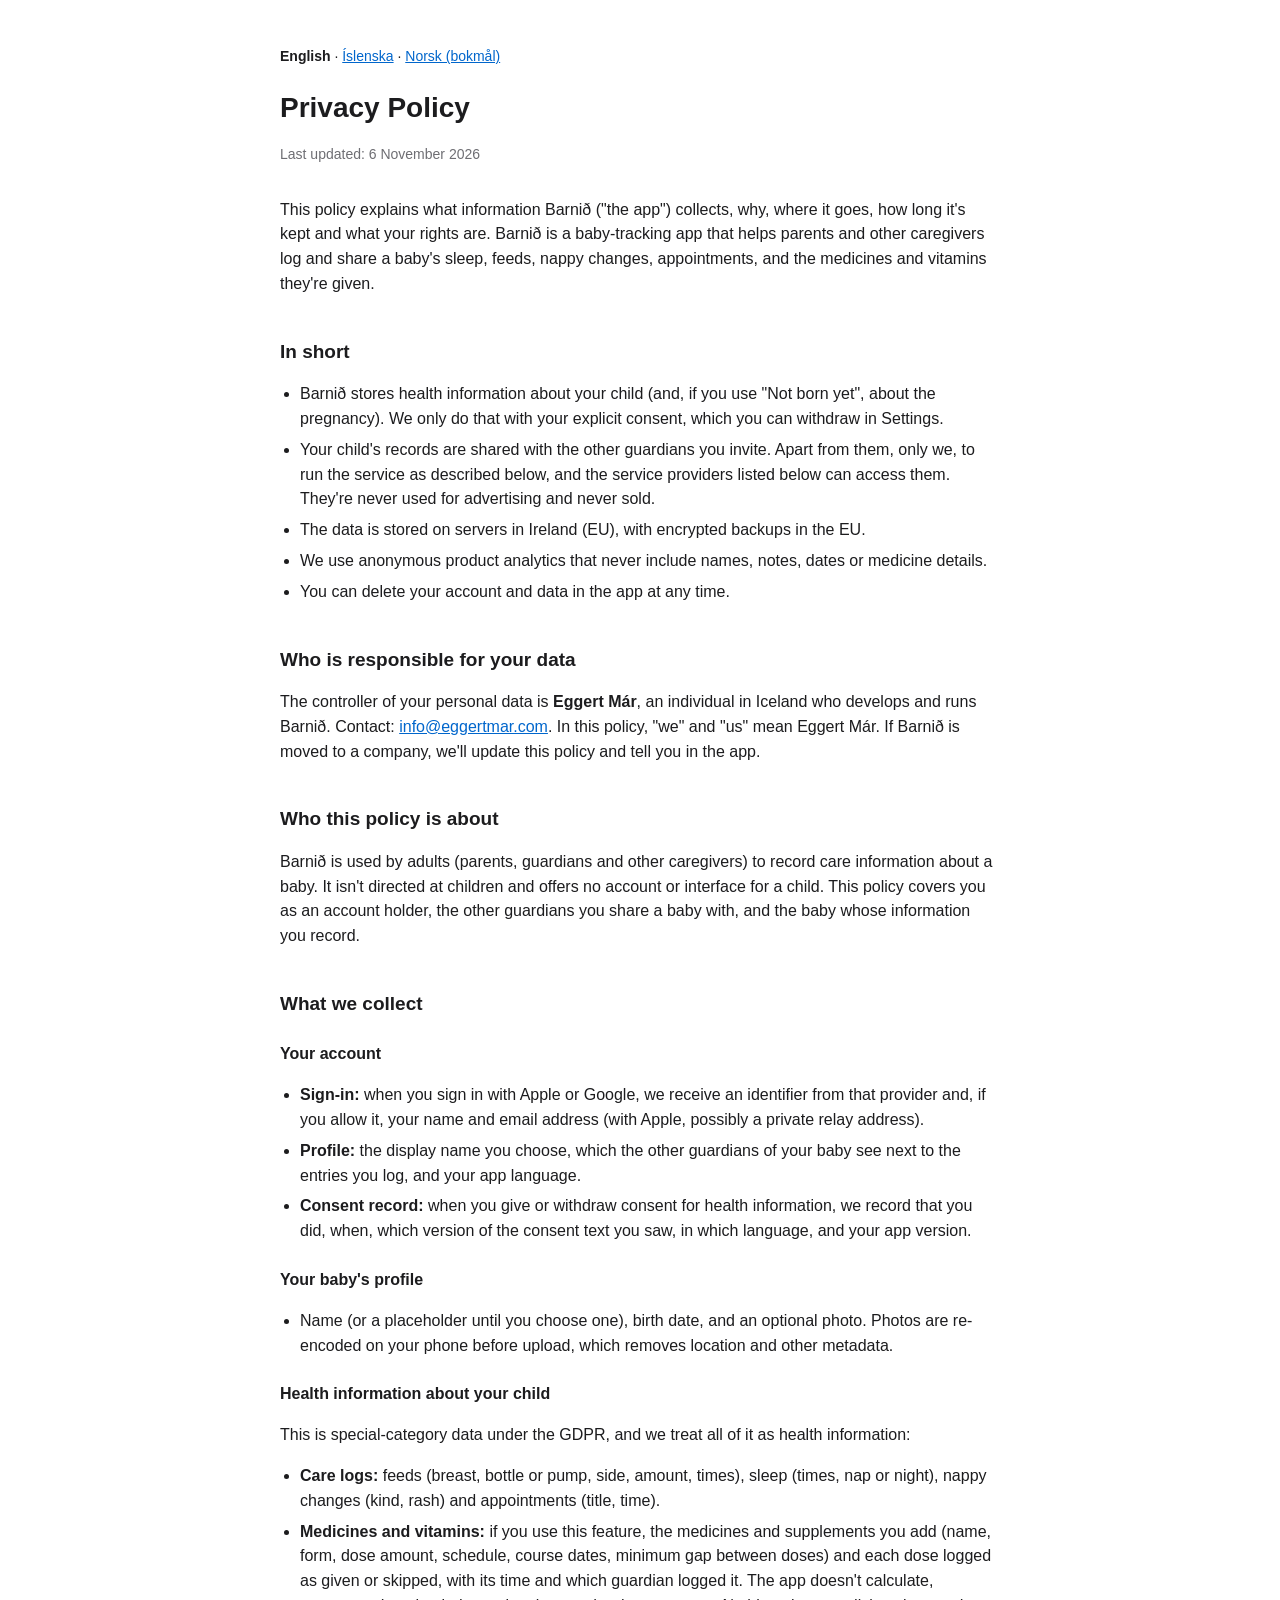
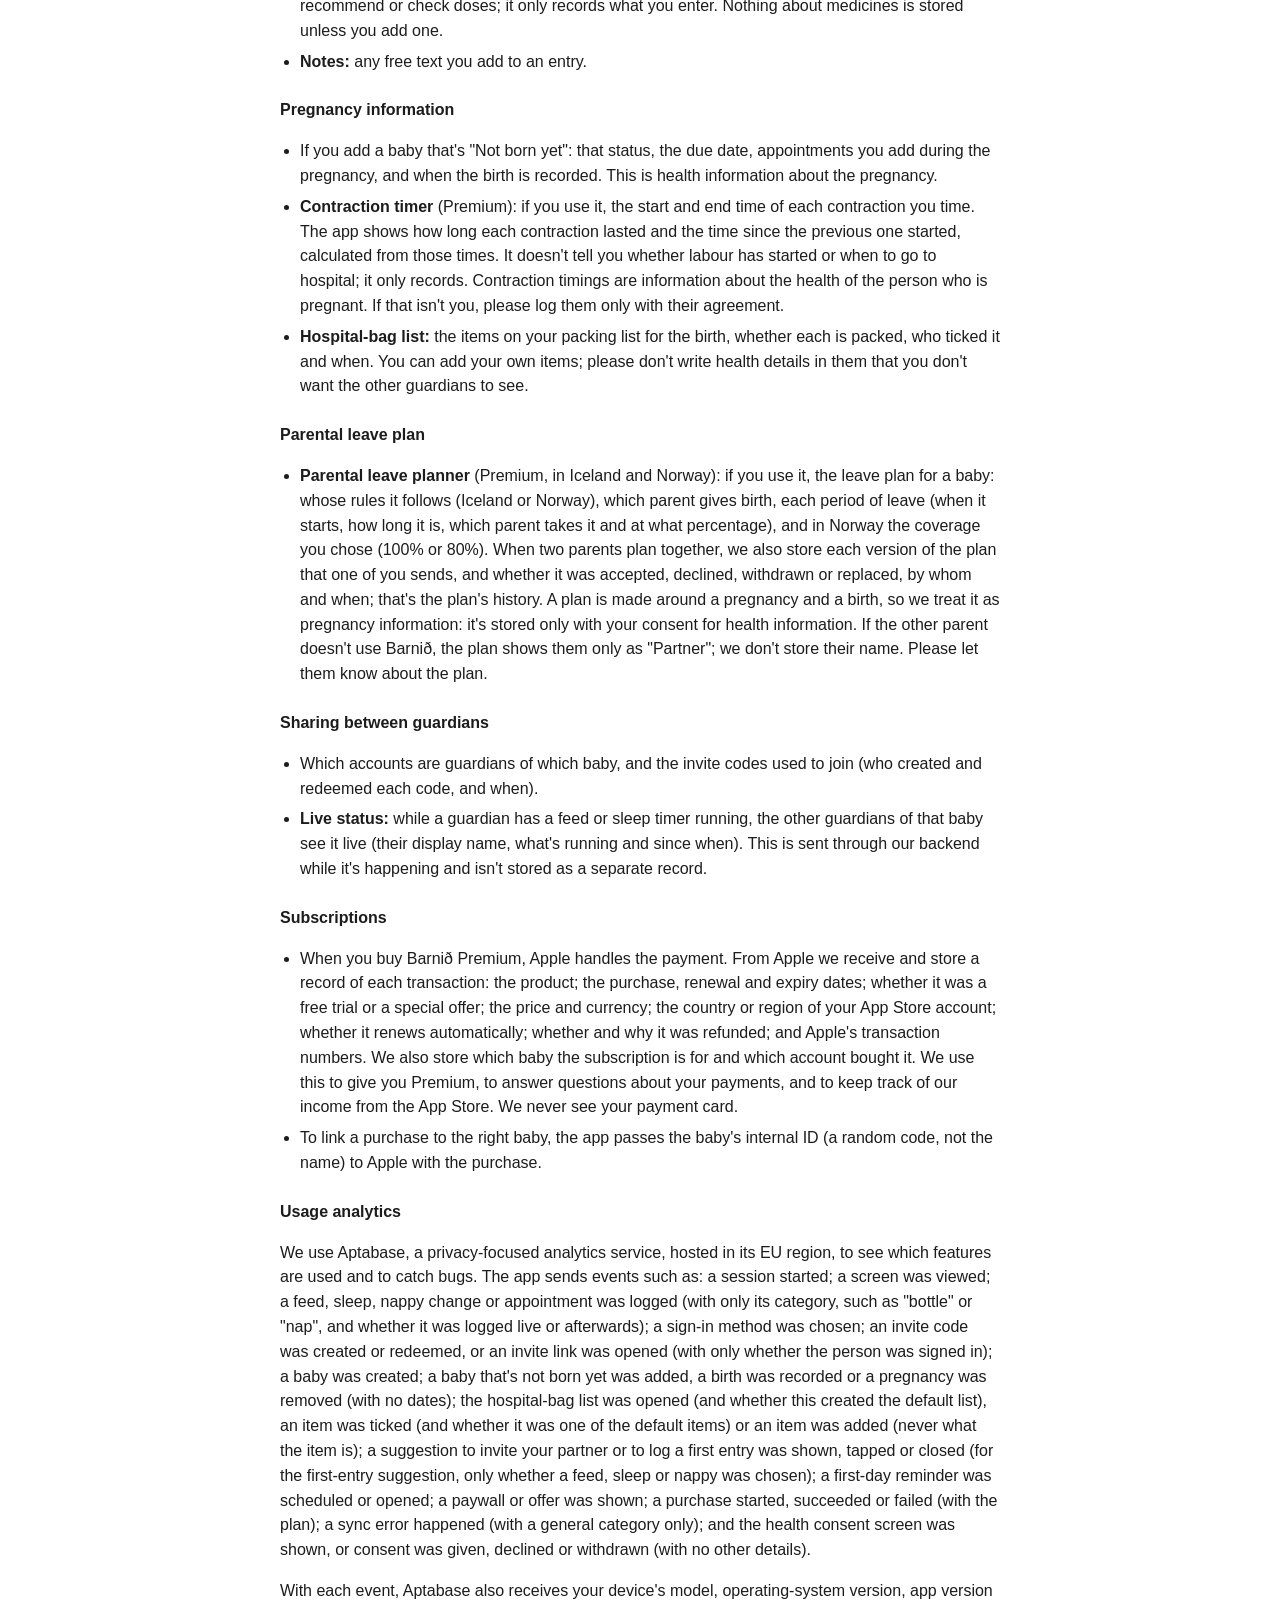
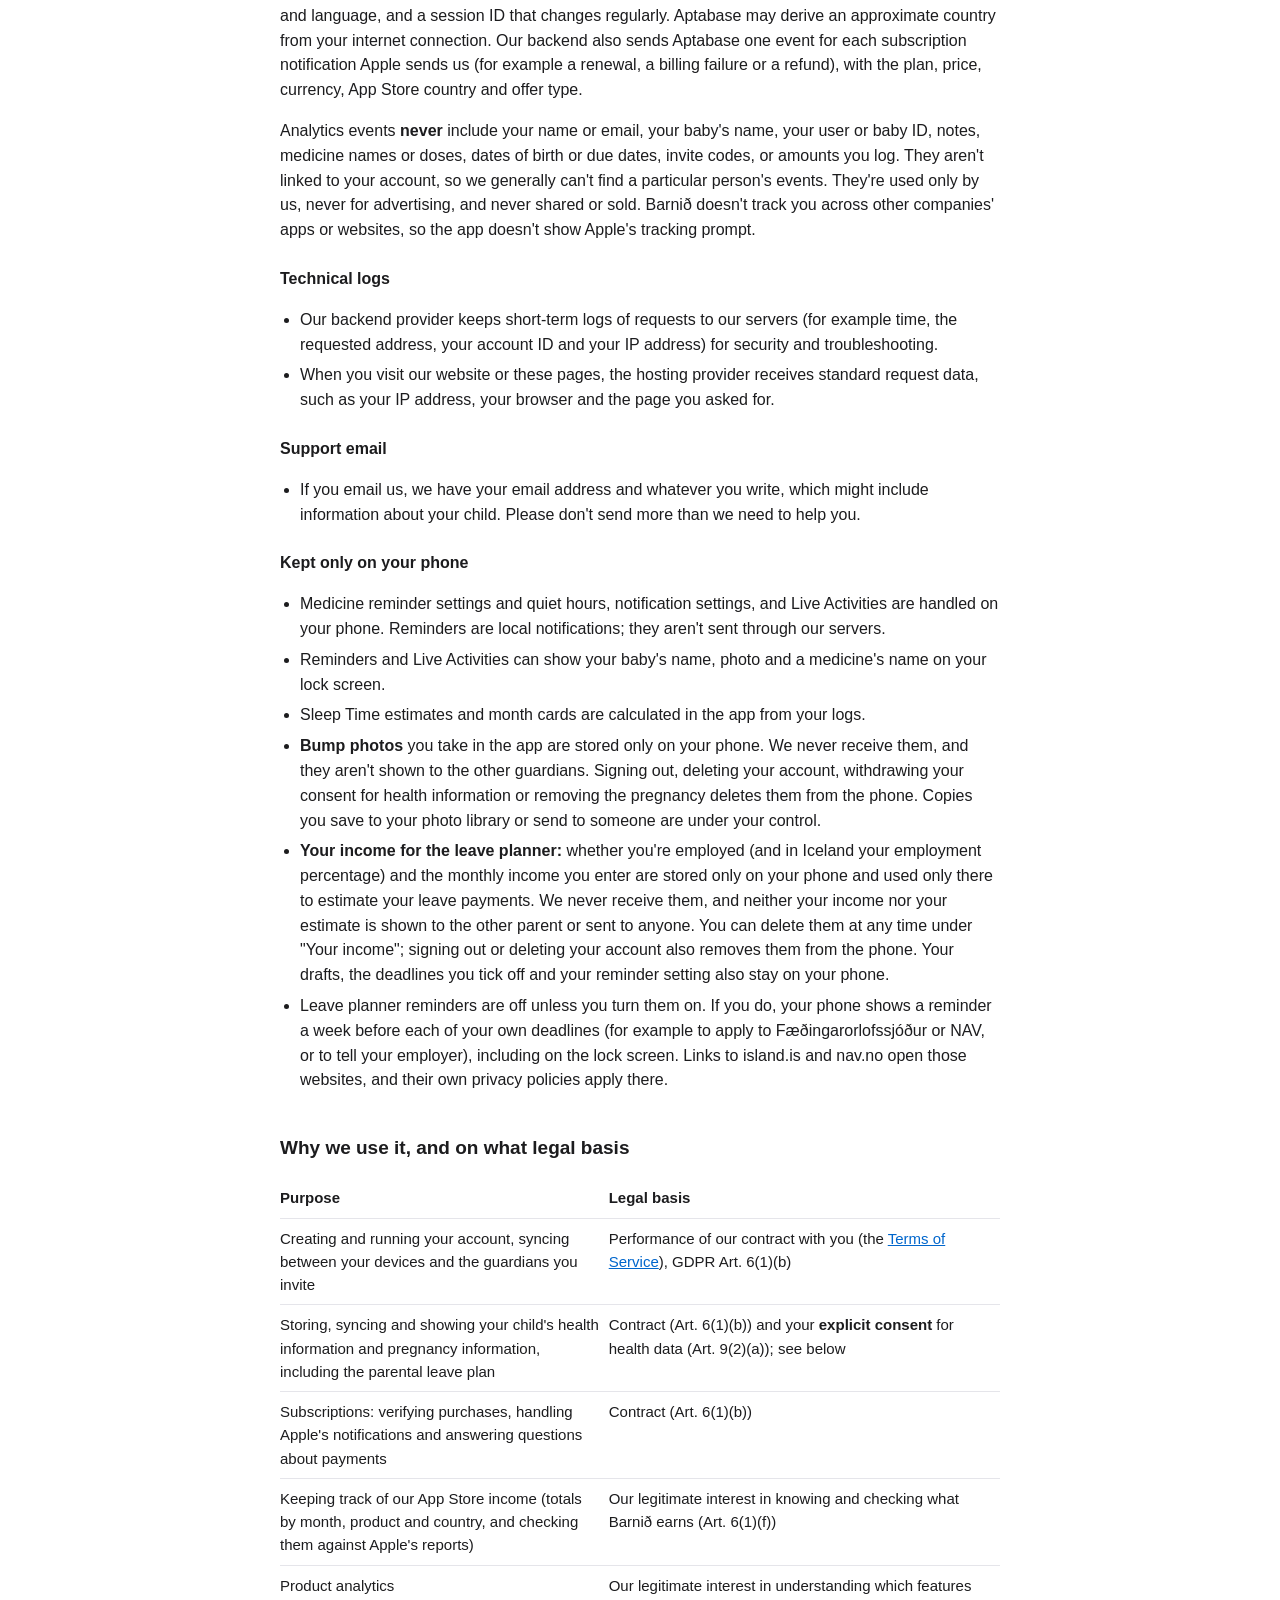
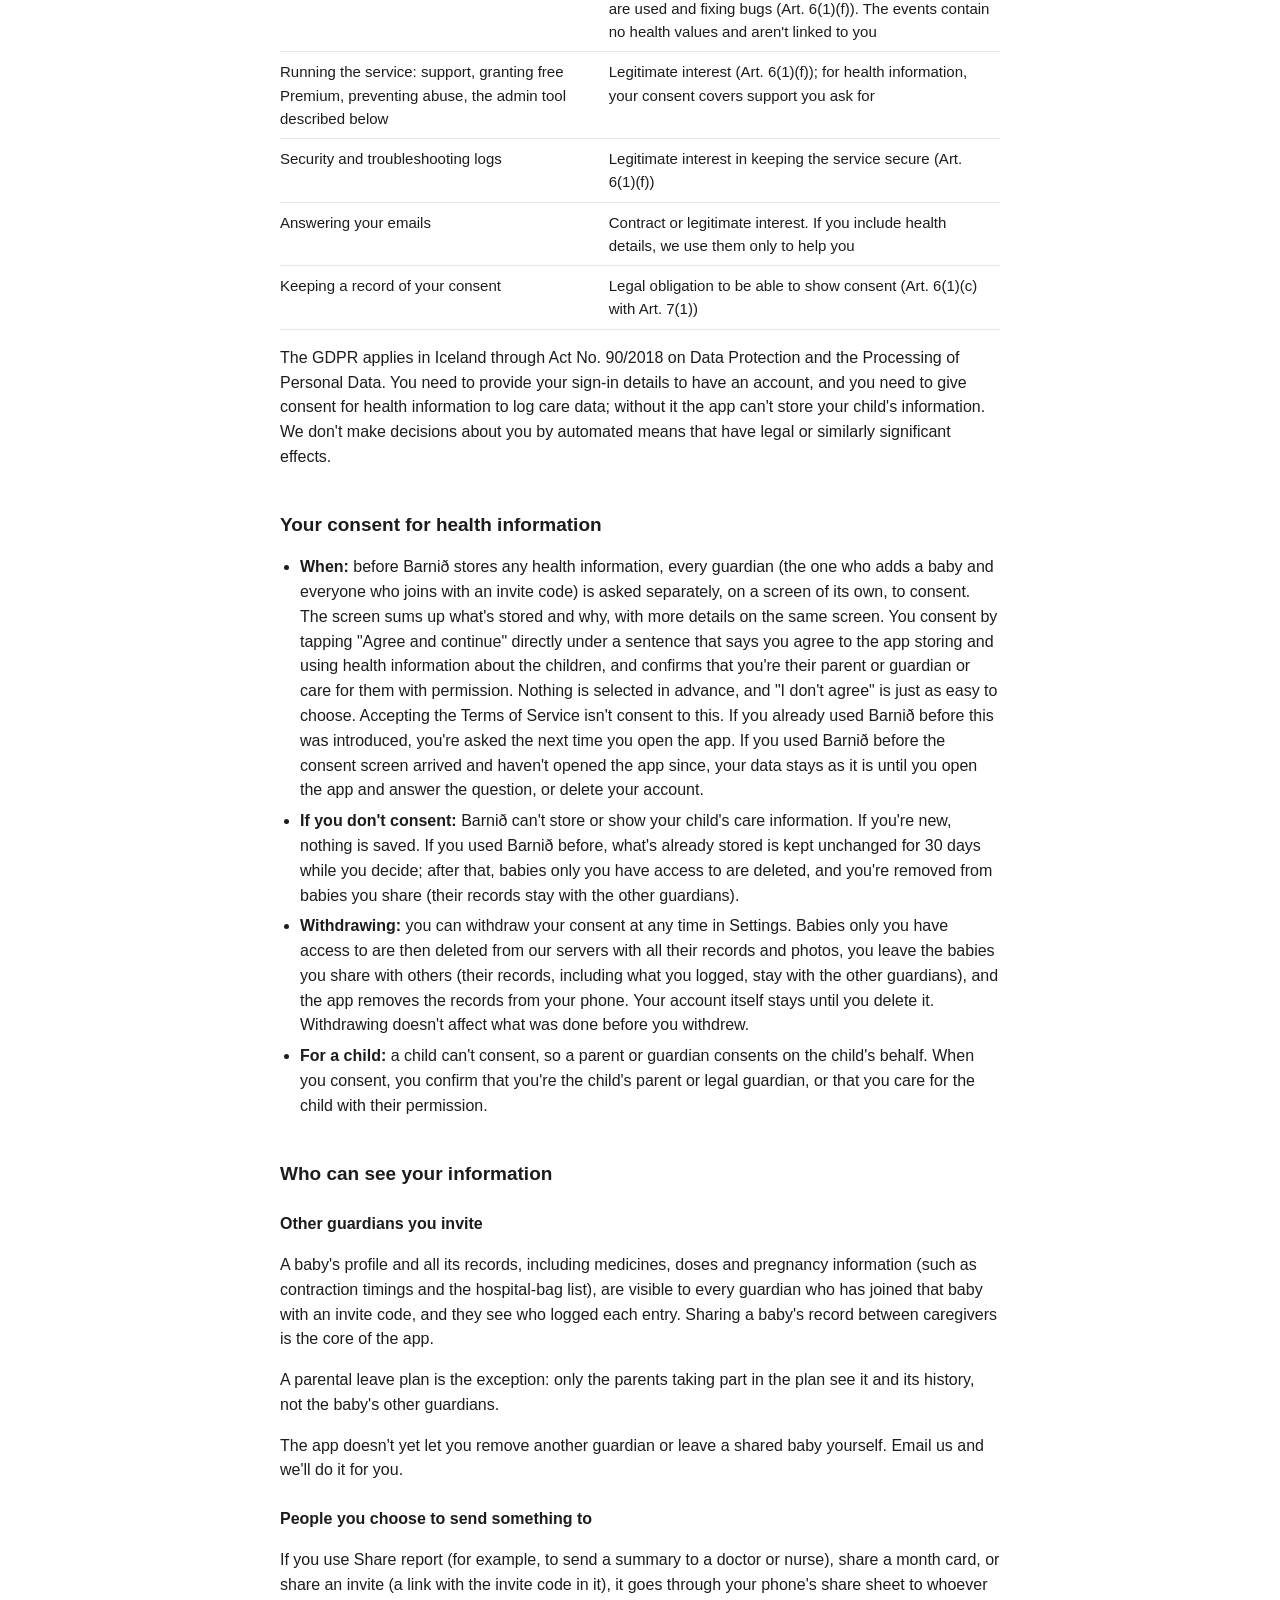
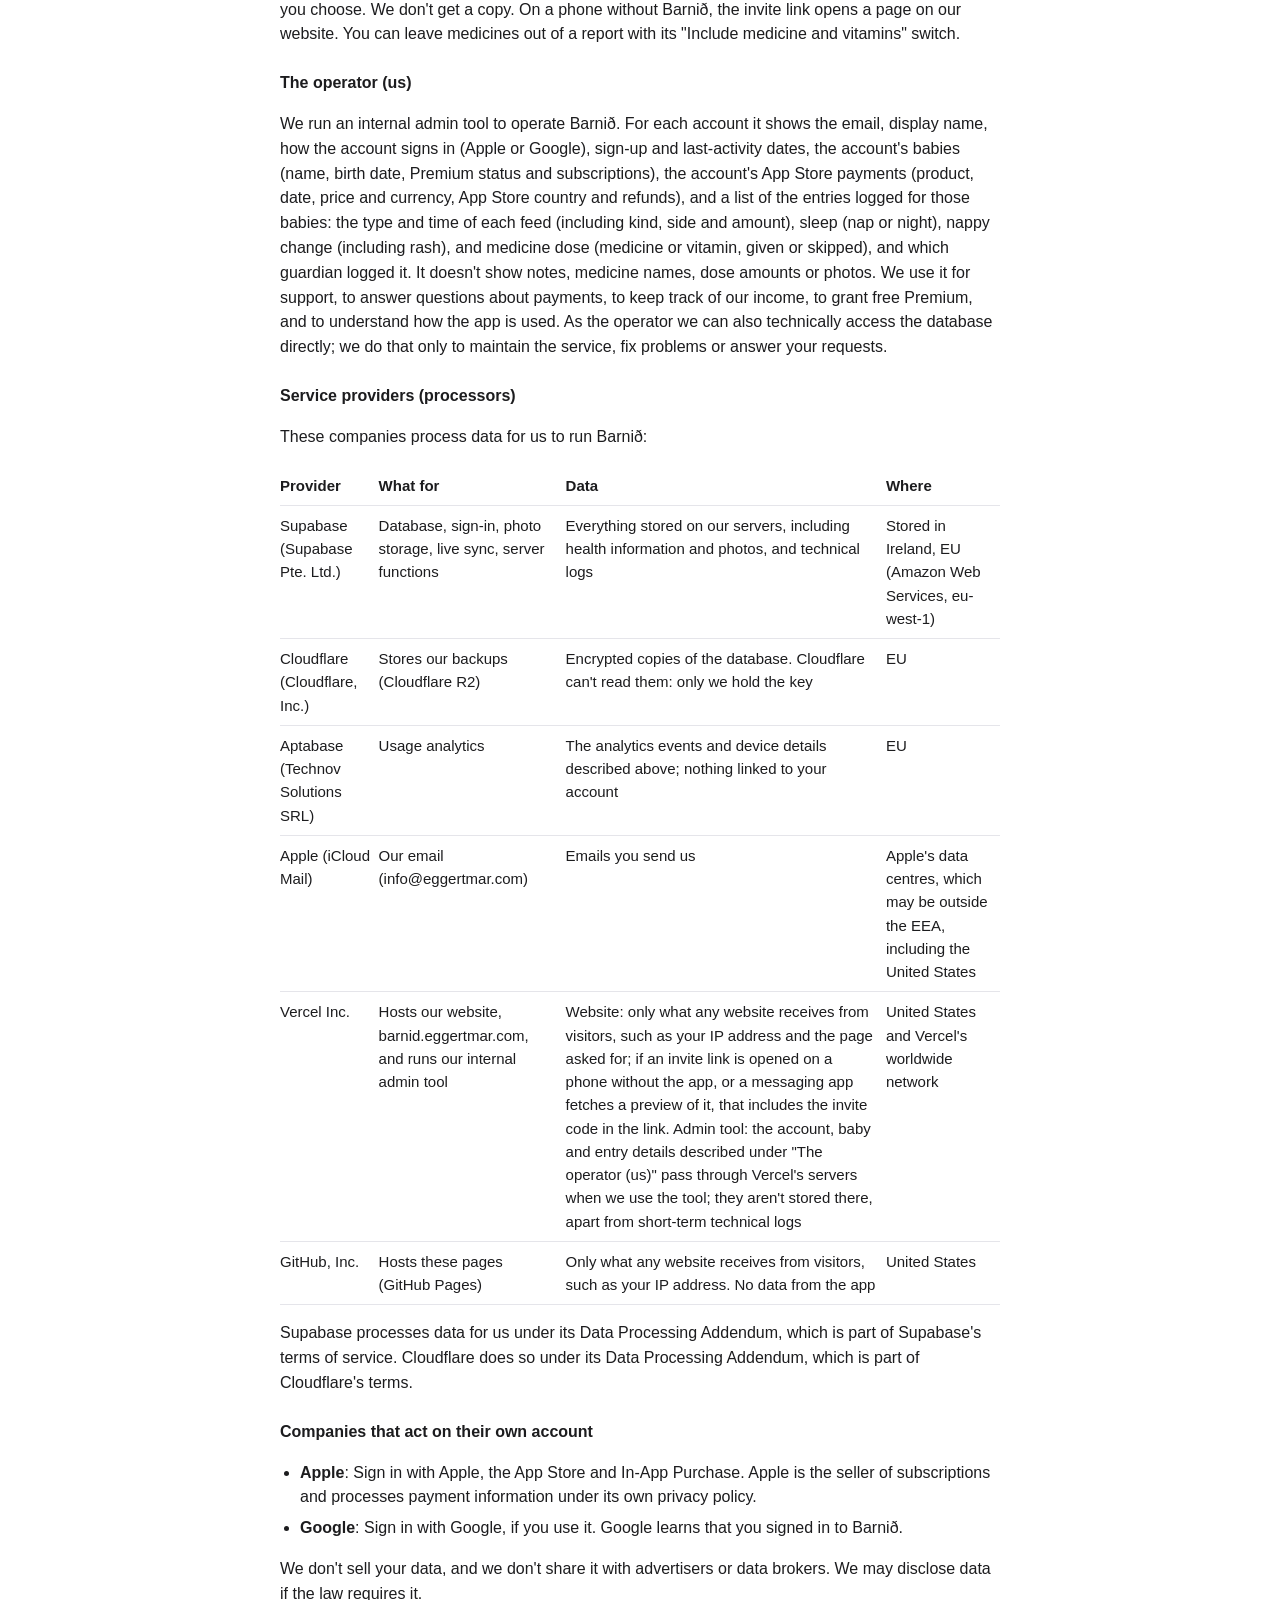
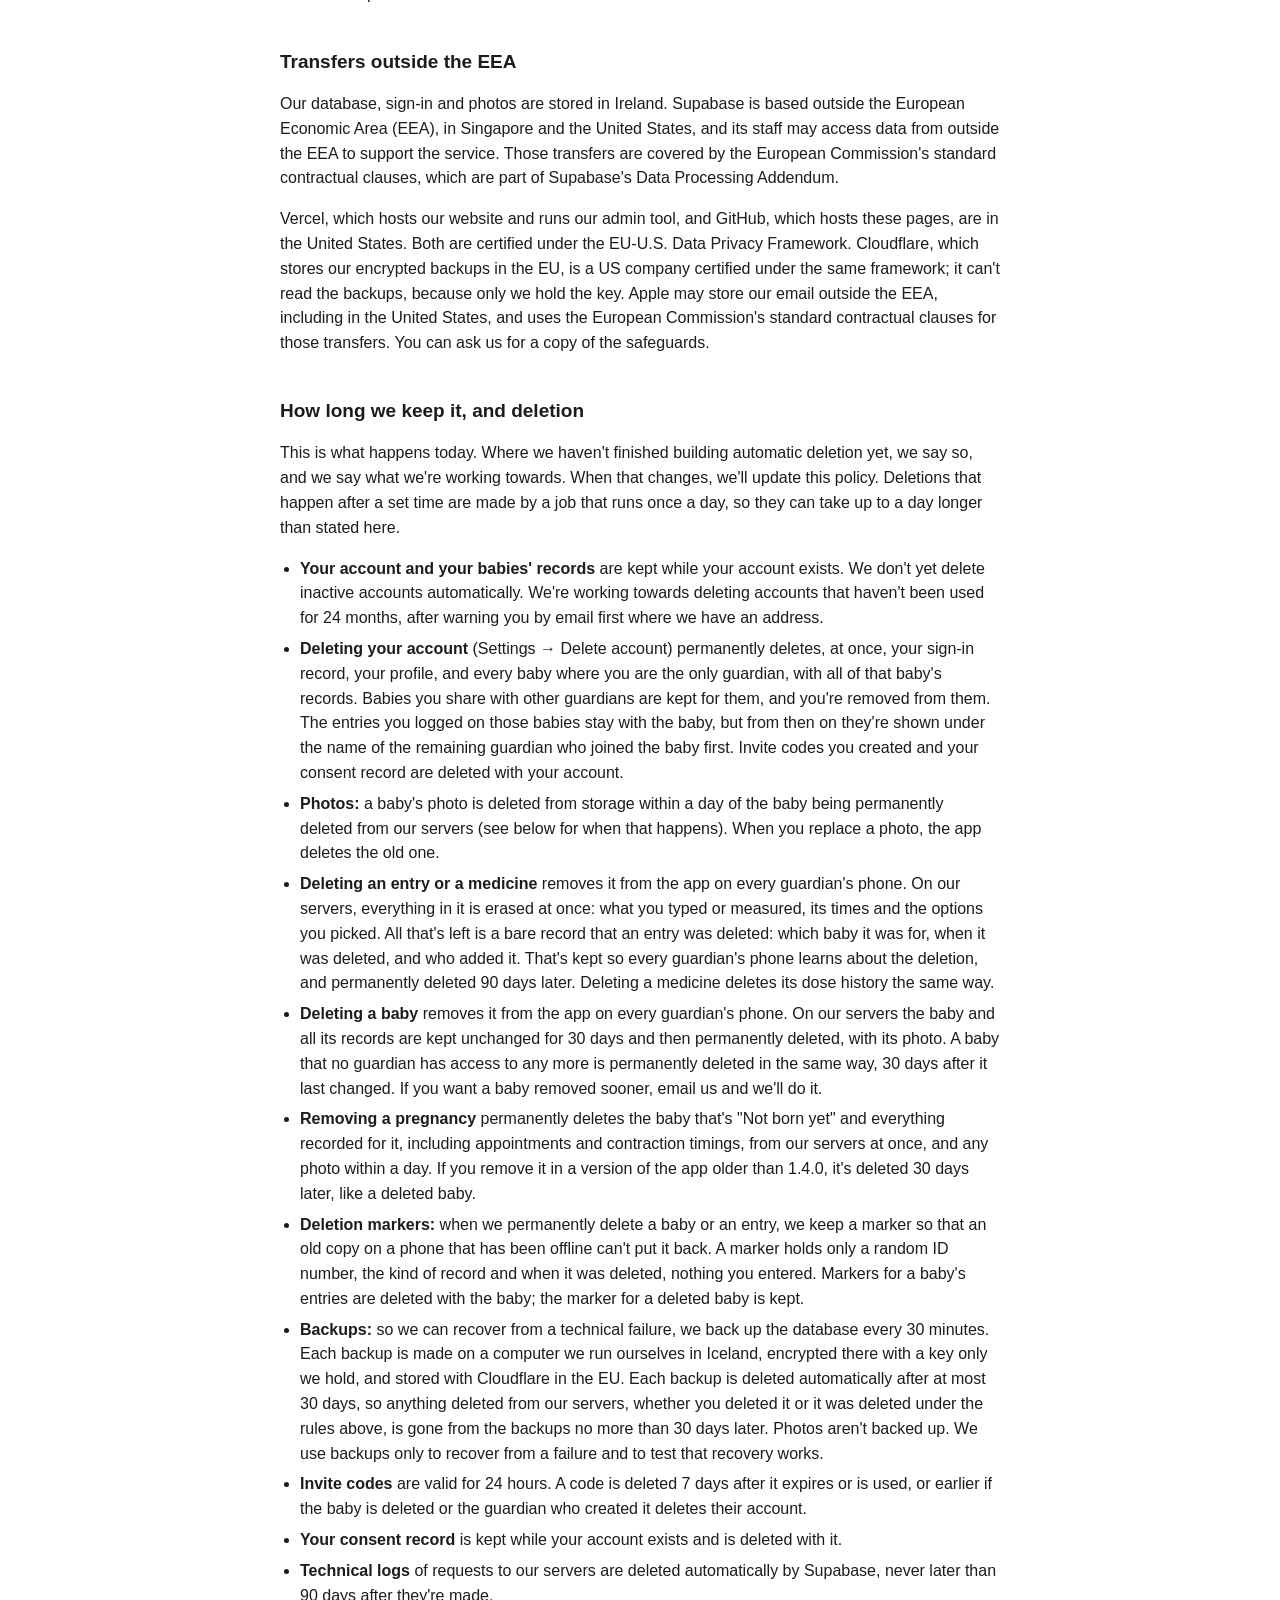
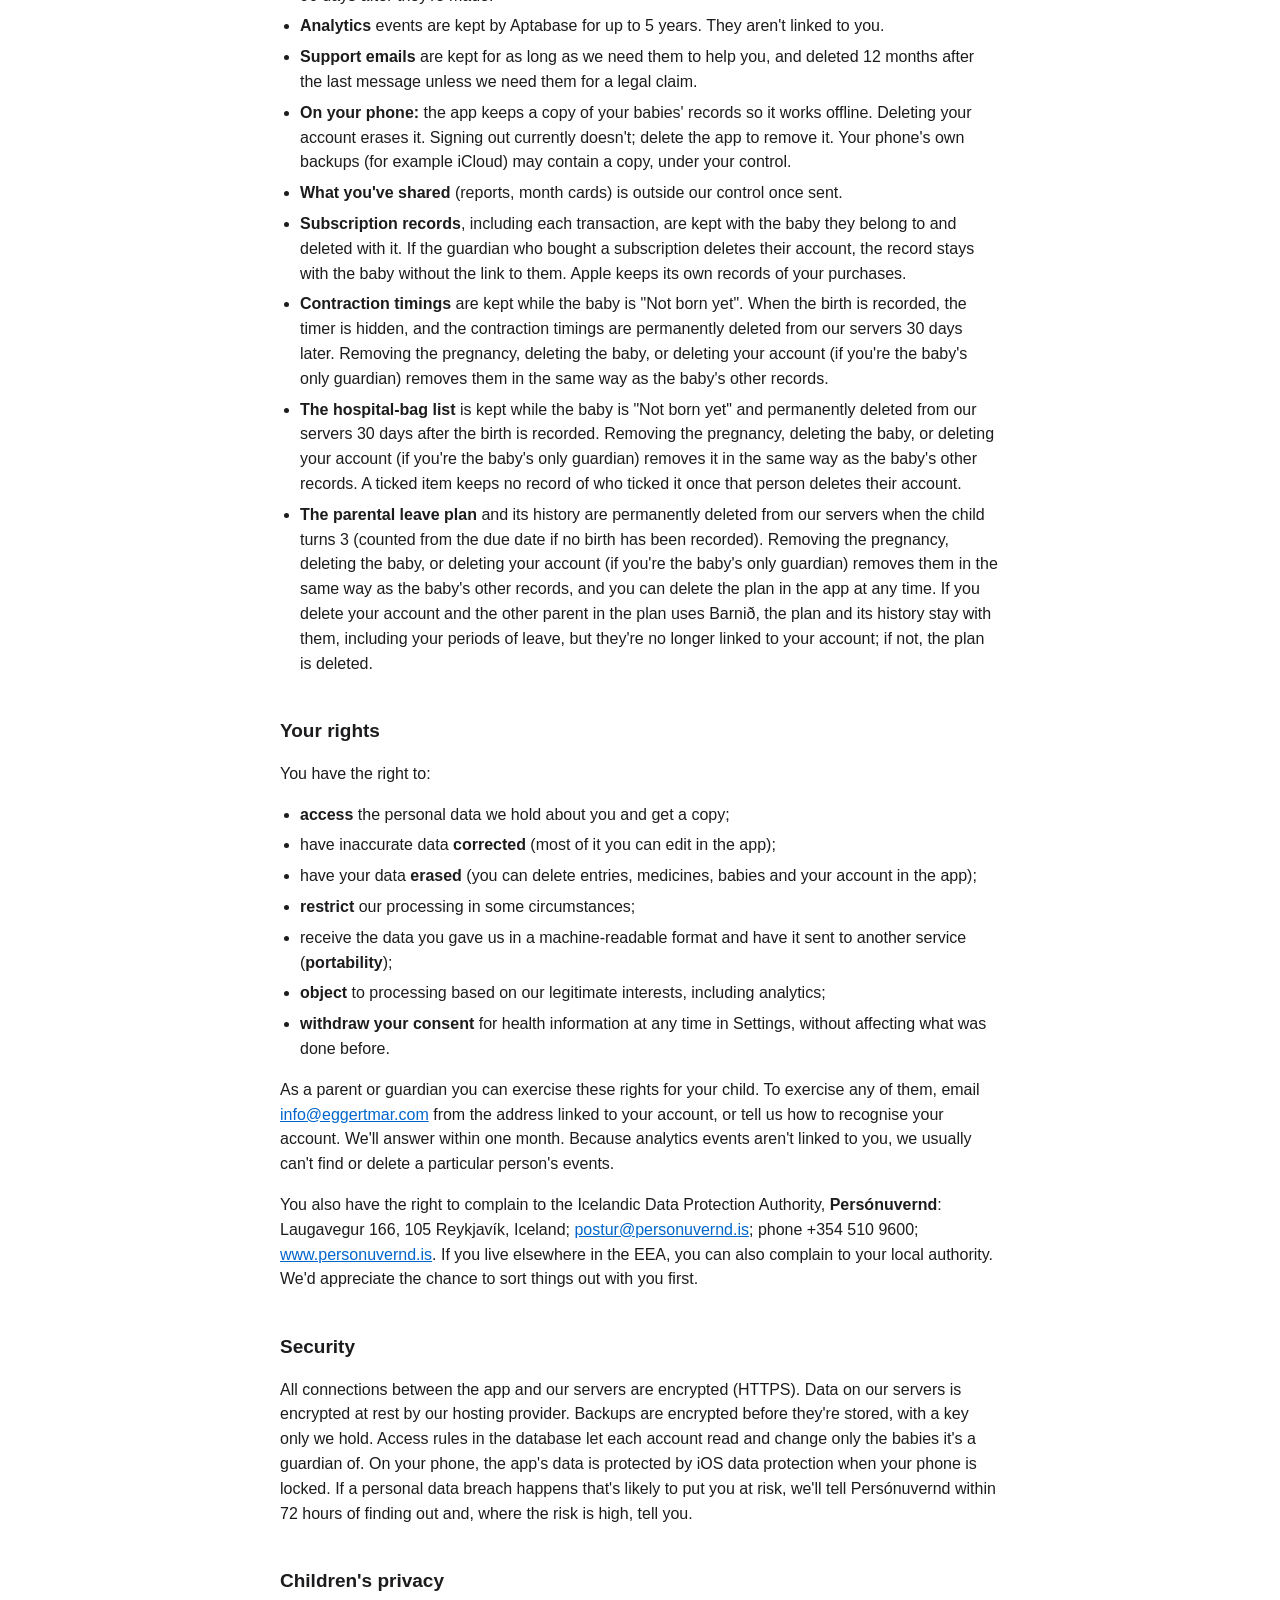
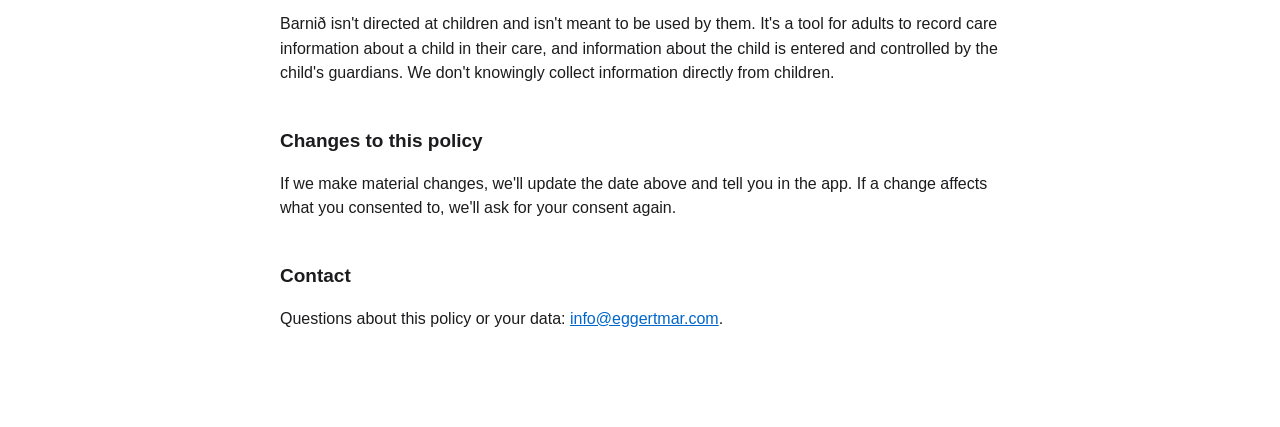
<file: privacy-policy.html>
<!doctype html>
<html lang="en">
<head>
<meta charset="utf-8">
<meta name="viewport" content="width=device-width, initial-scale=1">
<title>Barnið — Privacy Policy</title>
<link rel="canonical" href="https://barnid.eggertmar.com/privacy-policy.html">
<meta name="description" content="How Barnið handles baby care and pregnancy data, consent, who sees it, where it is stored and how to delete it.">
<meta name="robots" content="index, follow">
<link rel="alternate" hreflang="en" href="https://barnid.eggertmar.com/privacy-policy.html">
<link rel="alternate" hreflang="is" href="https://barnid.eggertmar.com/privacy-policy-is.html">
<link rel="alternate" hreflang="nb" href="https://barnid.eggertmar.com/privacy-policy-nb.html">
<link rel="alternate" hreflang="x-default" href="https://barnid.eggertmar.com/privacy-policy.html">
<style>
  body { font-family: -apple-system, BlinkMacSystemFont, "Segoe UI", Roboto, sans-serif; max-width: 720px; margin: 0 auto; padding: 32px 20px 80px; color: #1c1c1e; line-height: 1.55; }
  h1 { font-size: 28px; margin-bottom: 4px; }
  h2 { font-size: 19px; margin-top: 40px; }
  h3 { font-size: 16px; margin-top: 24px; }
  .updated { color: #6e6e73; font-size: 14px; margin-bottom: 32px; }
  .lang { font-size: 14px; margin-bottom: 8px; }
  ul { padding-left: 20px; }
  li { margin-bottom: 6px; }
  a { color: #0066cc; }
  table { border-collapse: collapse; width: 100%; font-size: 15px; margin: 12px 0; }
  th, td { text-align: left; vertical-align: top; padding: 8px 8px 8px 0; border-bottom: 1px solid #e5e5ea; }
  th { font-weight: 600; }
</style>
</head>
<body>
<p class="lang"><strong aria-current="page" lang="en">English</strong> · <a href="privacy-policy-is.html" hreflang="is" lang="is">Íslenska</a> · <a href="privacy-policy-nb.html" hreflang="nb" lang="nb">Norsk (bokmål)</a></p>
<h1>Privacy Policy</h1>
<p class="updated">Last updated: 6 November 2026</p>

<p>This policy explains what information Barnið ("the app") collects, why, where it goes, how long it's kept and what your rights are. Barnið is a baby-tracking app that helps parents and other caregivers log and share a baby's sleep, feeds, nappy changes, appointments, and the medicines and vitamins they're given.</p>

<h2>In short</h2>
<ul>
  <li>Barnið stores health information about your child (and, if you use "Not born yet", about the pregnancy). We only do that with your explicit consent, which you can withdraw in Settings.</li>
  <li>Your child's records are shared with the other guardians you invite. Apart from them, only we, to run the service as described below, and the service providers listed below can access them. They're never used for advertising and never sold.</li>
  <li>The data is stored on servers in Ireland (EU), with encrypted backups in the EU.</li>
  <li>We use anonymous product analytics that never include names, notes, dates or medicine details.</li>
  <li>You can delete your account and data in the app at any time.</li>
</ul>

<h2>Who is responsible for your data</h2>
<p>The controller of your personal data is <strong>Eggert Már</strong>, an individual in Iceland who develops and runs Barnið. Contact: <a href="mailto:info@eggertmar.com">info@eggertmar.com</a>. In this policy, "we" and "us" mean Eggert Már. If Barnið is moved to a company, we'll update this policy and tell you in the app.</p>

<h2>Who this policy is about</h2>
<p>Barnið is used by adults (parents, guardians and other caregivers) to record care information about a baby. It isn't directed at children and offers no account or interface for a child. This policy covers you as an account holder, the other guardians you share a baby with, and the baby whose information you record.</p>

<h2>What we collect</h2>

<h3>Your account</h3>
<ul>
  <li><strong>Sign-in:</strong> when you sign in with Apple or Google, we receive an identifier from that provider and, if you allow it, your name and email address (with Apple, possibly a private relay address).</li>
  <li><strong>Profile:</strong> the display name you choose, which the other guardians of your baby see next to the entries you log, and your app language.</li>
  <li><strong>Consent record:</strong> when you give or withdraw consent for health information, we record that you did, when, which version of the consent text you saw, in which language, and your app version.</li>
</ul>

<h3>Your baby's profile</h3>
<ul>
  <li>Name (or a placeholder until you choose one), birth date, and an optional photo. Photos are re-encoded on your phone before upload, which removes location and other metadata.</li>
</ul>

<h3>Health information about your child</h3>
<p>This is special-category data under the GDPR, and we treat all of it as health information:</p>
<ul>
  <li><strong>Care logs:</strong> feeds (breast, bottle or pump, side, amount, times), sleep (times, nap or night), nappy changes (kind, rash) and appointments (title, time).</li>
  <li><strong>Medicines and vitamins:</strong> if you use this feature, the medicines and supplements you add (name, form, dose amount, schedule, course dates, minimum gap between doses) and each dose logged as given or skipped, with its time and which guardian logged it. The app doesn't calculate, recommend or check doses; it only records what you enter. Nothing about medicines is stored unless you add one.</li>
  <li><strong>Notes:</strong> any free text you add to an entry.</li>
</ul>

<h3>Pregnancy information</h3>
<ul>
  <li>If you add a baby that's "Not born yet": that status, the due date, appointments you add during the pregnancy, and when the birth is recorded. This is health information about the pregnancy.</li>
  <li><strong>Contraction timer</strong> (Premium): if you use it, the start and end time of each contraction you time. The app shows how long each contraction lasted and the time since the previous one started, calculated from those times. It doesn't tell you whether labour has started or when to go to hospital; it only records. Contraction timings are information about the health of the person who is pregnant. If that isn't you, please log them only with their agreement.</li>
  <li><strong>Hospital-bag list:</strong> the items on your packing list for the birth, whether each is packed, who ticked it and when. You can add your own items; please don't write health details in them that you don't want the other guardians to see.</li>
</ul>

<h3>Parental leave plan</h3>
<ul>
  <li><strong>Parental leave planner</strong> (Premium, in Iceland and Norway): if you use it, the leave plan for a baby: whose rules it follows (Iceland or Norway), which parent gives birth, each period of leave (when it starts, how long it is, which parent takes it and at what percentage), and in Norway the coverage you chose (100% or 80%). When two parents plan together, we also store each version of the plan that one of you sends, and whether it was accepted, declined, withdrawn or replaced, by whom and when; that's the plan's history. A plan is made around a pregnancy and a birth, so we treat it as pregnancy information: it's stored only with your consent for health information. If the other parent doesn't use Barnið, the plan shows them only as "Partner"; we don't store their name. Please let them know about the plan.</li>
</ul>

<h3>Sharing between guardians</h3>
<ul>
  <li>Which accounts are guardians of which baby, and the invite codes used to join (who created and redeemed each code, and when).</li>
  <li><strong>Live status:</strong> while a guardian has a feed or sleep timer running, the other guardians of that baby see it live (their display name, what's running and since when). This is sent through our backend while it's happening and isn't stored as a separate record.</li>
</ul>

<h3>Subscriptions</h3>
<ul>
  <li>When you buy Barnið Premium, Apple handles the payment. From Apple we receive and store a record of each transaction: the product; the purchase, renewal and expiry dates; whether it was a free trial or a special offer; the price and currency; the country or region of your App Store account; whether it renews automatically; whether and why it was refunded; and Apple's transaction numbers. We also store which baby the subscription is for and which account bought it. We use this to give you Premium, to answer questions about your payments, and to keep track of our income from the App Store. We never see your payment card.</li>
  <li>To link a purchase to the right baby, the app passes the baby's internal ID (a random code, not the name) to Apple with the purchase.</li>
</ul>

<h3>Usage analytics</h3>
<p>We use Aptabase, a privacy-focused analytics service, hosted in its EU region, to see which features are used and to catch bugs. The app sends events such as: a session started; a screen was viewed; a feed, sleep, nappy change or appointment was logged (with only its category, such as "bottle" or "nap", and whether it was logged live or afterwards); a sign-in method was chosen; an invite code was created or redeemed, or an invite link was opened (with only whether the person was signed in); a baby was created; a baby that's not born yet was added, a birth was recorded or a pregnancy was removed (with no dates); the hospital-bag list was opened (and whether this created the default list), an item was ticked (and whether it was one of the default items) or an item was added (never what the item is); a suggestion to invite your partner or to log a first entry was shown, tapped or closed (for the first-entry suggestion, only whether a feed, sleep or nappy was chosen); a first-day reminder was scheduled or opened; a paywall or offer was shown; a purchase started, succeeded or failed (with the plan); a sync error happened (with a general category only); and the health consent screen was shown, or consent was given, declined or withdrawn (with no other details).</p>
<p>With each event, Aptabase also receives your device's model, operating-system version, app version and language, and a session ID that changes regularly. Aptabase may derive an approximate country from your internet connection. Our backend also sends Aptabase one event for each subscription notification Apple sends us (for example a renewal, a billing failure or a refund), with the plan, price, currency, App Store country and offer type.</p>
<p>Analytics events <strong>never</strong> include your name or email, your baby's name, your user or baby ID, notes, medicine names or doses, dates of birth or due dates, invite codes, or amounts you log. They aren't linked to your account, so we generally can't find a particular person's events. They're used only by us, never for advertising, and never shared or sold. Barnið doesn't track you across other companies' apps or websites, so the app doesn't show Apple's tracking prompt.</p>

<h3>Technical logs</h3>
<ul>
  <li>Our backend provider keeps short-term logs of requests to our servers (for example time, the requested address, your account ID and your IP address) for security and troubleshooting.</li>
  <li>When you visit our website or these pages, the hosting provider receives standard request data, such as your IP address, your browser and the page you asked for.</li>
</ul>

<h3>Support email</h3>
<ul>
  <li>If you email us, we have your email address and whatever you write, which might include information about your child. Please don't send more than we need to help you.</li>
</ul>

<h3>Kept only on your phone</h3>
<ul>
  <li>Medicine reminder settings and quiet hours, notification settings, and Live Activities are handled on your phone. Reminders are local notifications; they aren't sent through our servers.</li>
  <li>Reminders and Live Activities can show your baby's name, photo and a medicine's name on your lock screen.</li>
  <li>Sleep Time estimates and month cards are calculated in the app from your logs.</li>
  <li><strong>Bump photos</strong> you take in the app are stored only on your phone. We never receive them, and they aren't shown to the other guardians. Signing out, deleting your account, withdrawing your consent for health information or removing the pregnancy deletes them from the phone. Copies you save to your photo library or send to someone are under your control.</li>
  <li><strong>Your income for the leave planner:</strong> whether you're employed (and in Iceland your employment percentage) and the monthly income you enter are stored only on your phone and used only there to estimate your leave payments. We never receive them, and neither your income nor your estimate is shown to the other parent or sent to anyone. You can delete them at any time under "Your income"; signing out or deleting your account also removes them from the phone. Your drafts, the deadlines you tick off and your reminder setting also stay on your phone.</li>
  <li>Leave planner reminders are off unless you turn them on. If you do, your phone shows a reminder a week before each of your own deadlines (for example to apply to Fæðingarorlofssjóður or NAV, or to tell your employer), including on the lock screen. Links to island.is and nav.no open those websites, and their own privacy policies apply there.</li>
</ul>

<h2>Why we use it, and on what legal basis</h2>
<table>
  <tr><th>Purpose</th><th>Legal basis</th></tr>
  <tr><td>Creating and running your account, syncing between your devices and the guardians you invite</td><td>Performance of our contract with you (the <a href="terms-of-service.html">Terms of Service</a>), GDPR Art. 6(1)(b)</td></tr>
  <tr><td>Storing, syncing and showing your child's health information and pregnancy information, including the parental leave plan</td><td>Contract (Art. 6(1)(b)) and your <strong>explicit consent</strong> for health data (Art. 9(2)(a)); see below</td></tr>
  <tr><td>Subscriptions: verifying purchases, handling Apple's notifications and answering questions about payments</td><td>Contract (Art. 6(1)(b))</td></tr>
  <tr><td>Keeping track of our App Store income (totals by month, product and country, and checking them against Apple's reports)</td><td>Our legitimate interest in knowing and checking what Barnið earns (Art. 6(1)(f))</td></tr>
  <tr><td>Product analytics</td><td>Our legitimate interest in understanding which features are used and fixing bugs (Art. 6(1)(f)). The events contain no health values and aren't linked to you</td></tr>
  <tr><td>Running the service: support, granting free Premium, preventing abuse, the admin tool described below</td><td>Legitimate interest (Art. 6(1)(f)); for health information, your consent covers support you ask for</td></tr>
  <tr><td>Security and troubleshooting logs</td><td>Legitimate interest in keeping the service secure (Art. 6(1)(f))</td></tr>
  <tr><td>Answering your emails</td><td>Contract or legitimate interest. If you include health details, we use them only to help you</td></tr>
  <tr><td>Keeping a record of your consent</td><td>Legal obligation to be able to show consent (Art. 6(1)(c) with Art. 7(1))</td></tr>
</table>
<p>The GDPR applies in Iceland through Act No. 90/2018 on Data Protection and the Processing of Personal Data. You need to provide your sign-in details to have an account, and you need to give consent for health information to log care data; without it the app can't store your child's information. We don't make decisions about you by automated means that have legal or similarly significant effects.</p>

<h2>Your consent for health information</h2>
<ul>
  <li><strong>When:</strong> before Barnið stores any health information, every guardian (the one who adds a baby and everyone who joins with an invite code) is asked separately, on a screen of its own, to consent. The screen sums up what's stored and why, with more details on the same screen. You consent by tapping "Agree and continue" directly under a sentence that says you agree to the app storing and using health information about the children, and confirms that you're their parent or guardian or care for them with permission. Nothing is selected in advance, and "I don't agree" is just as easy to choose. Accepting the Terms of Service isn't consent to this. If you already used Barnið before this was introduced, you're asked the next time you open the app. If you used Barnið before the consent screen arrived and haven't opened the app since, your data stays as it is until you open the app and answer the question, or delete your account.</li>
  <li><strong>If you don't consent:</strong> Barnið can't store or show your child's care information. If you're new, nothing is saved. If you used Barnið before, what's already stored is kept unchanged for 30 days while you decide; after that, babies only you have access to are deleted, and you're removed from babies you share (their records stay with the other guardians).</li>
  <li><strong>Withdrawing:</strong> you can withdraw your consent at any time in Settings. Babies only you have access to are then deleted from our servers with all their records and photos, you leave the babies you share with others (their records, including what you logged, stay with the other guardians), and the app removes the records from your phone. Your account itself stays until you delete it. Withdrawing doesn't affect what was done before you withdrew.</li>
  <li><strong>For a child:</strong> a child can't consent, so a parent or guardian consents on the child's behalf. When you consent, you confirm that you're the child's parent or legal guardian, or that you care for the child with their permission.</li>
</ul>

<h2>Who can see your information</h2>

<h3>Other guardians you invite</h3>
<p>A baby's profile and all its records, including medicines, doses and pregnancy information (such as contraction timings and the hospital-bag list), are visible to every guardian who has joined that baby with an invite code, and they see who logged each entry. Sharing a baby's record between caregivers is the core of the app.</p>
<p>A parental leave plan is the exception: only the parents taking part in the plan see it and its history, not the baby's other guardians.</p>
<p>The app doesn't yet let you remove another guardian or leave a shared baby yourself. Email us and we'll do it for you.</p>

<h3>People you choose to send something to</h3>
<p>If you use Share report (for example, to send a summary to a doctor or nurse), share a month card, or share an invite (a link with the invite code in it), it goes through your phone's share sheet to whoever you choose. We don't get a copy. On a phone without Barnið, the invite link opens a page on our website. You can leave medicines out of a report with its "Include medicine and vitamins" switch.</p>

<h3>The operator (us)</h3>
<p>We run an internal admin tool to operate Barnið. For each account it shows the email, display name, how the account signs in (Apple or Google), sign-up and last-activity dates, the account's babies (name, birth date, Premium status and subscriptions), the account's App Store payments (product, date, price and currency, App Store country and refunds), and a list of the entries logged for those babies: the type and time of each feed (including kind, side and amount), sleep (nap or night), nappy change (including rash), and medicine dose (medicine or vitamin, given or skipped), and which guardian logged it. It doesn't show notes, medicine names, dose amounts or photos. We use it for support, to answer questions about payments, to keep track of our income, to grant free Premium, and to understand how the app is used. As the operator we can also technically access the database directly; we do that only to maintain the service, fix problems or answer your requests.</p>

<h3>Service providers (processors)</h3>
<p>These companies process data for us to run Barnið:</p>
<table>
  <tr><th>Provider</th><th>What for</th><th>Data</th><th>Where</th></tr>
  <tr><td>Supabase (Supabase Pte. Ltd.)</td><td>Database, sign-in, photo storage, live sync, server functions</td><td>Everything stored on our servers, including health information and photos, and technical logs</td><td>Stored in Ireland, EU (Amazon Web Services, eu-west-1)</td></tr>
  <tr><td>Cloudflare (Cloudflare, Inc.)</td><td>Stores our backups (Cloudflare R2)</td><td>Encrypted copies of the database. Cloudflare can't read them: only we hold the key</td><td>EU</td></tr>
  <tr><td>Aptabase (Technov Solutions SRL)</td><td>Usage analytics</td><td>The analytics events and device details described above; nothing linked to your account</td><td>EU</td></tr>
  <tr><td>Apple (iCloud Mail)</td><td>Our email (info@eggertmar.com)</td><td>Emails you send us</td><td>Apple's data centres, which may be outside the EEA, including the United States</td></tr>
  <tr><td>Vercel Inc.</td><td>Hosts our website, barnid.eggertmar.com, and runs our internal admin tool</td><td>Website: only what any website receives from visitors, such as your IP address and the page asked for; if an invite link is opened on a phone without the app, or a messaging app fetches a preview of it, that includes the invite code in the link. Admin tool: the account, baby and entry details described under "The operator (us)" pass through Vercel's servers when we use the tool; they aren't stored there, apart from short-term technical logs</td><td>United States and Vercel's worldwide network</td></tr>
  <tr><td>GitHub, Inc.</td><td>Hosts these pages (GitHub Pages)</td><td>Only what any website receives from visitors, such as your IP address. No data from the app</td><td>United States</td></tr>
</table>
<p>Supabase processes data for us under its Data Processing Addendum, which is part of Supabase's terms of service. Cloudflare does so under its Data Processing Addendum, which is part of Cloudflare's terms.</p>

<h3>Companies that act on their own account</h3>
<ul>
  <li><strong>Apple</strong>: Sign in with Apple, the App Store and In-App Purchase. Apple is the seller of subscriptions and processes payment information under its own privacy policy.</li>
  <li><strong>Google</strong>: Sign in with Google, if you use it. Google learns that you signed in to Barnið.</li>
</ul>
<p>We don't sell your data, and we don't share it with advertisers or data brokers. We may disclose data if the law requires it.</p>

<h2>Transfers outside the EEA</h2>
<p>Our database, sign-in and photos are stored in Ireland. Supabase is based outside the European Economic Area (EEA), in Singapore and the United States, and its staff may access data from outside the EEA to support the service. Those transfers are covered by the European Commission's standard contractual clauses, which are part of Supabase's Data Processing Addendum.</p>
<p>Vercel, which hosts our website and runs our admin tool, and GitHub, which hosts these pages, are in the United States. Both are certified under the EU-U.S. Data Privacy Framework. Cloudflare, which stores our encrypted backups in the EU, is a US company certified under the same framework; it can't read the backups, because only we hold the key. Apple may store our email outside the EEA, including in the United States, and uses the European Commission's standard contractual clauses for those transfers. You can ask us for a copy of the safeguards.</p>

<h2>How long we keep it, and deletion</h2>
<p>This is what happens today. Where we haven't finished building automatic deletion yet, we say so, and we say what we're working towards. When that changes, we'll update this policy. Deletions that happen after a set time are made by a job that runs once a day, so they can take up to a day longer than stated here.</p>
<ul>
  <li><strong>Your account and your babies' records</strong> are kept while your account exists. We don't yet delete inactive accounts automatically. We're working towards deleting accounts that haven't been used for 24 months, after warning you by email first where we have an address.</li>
  <li><strong>Deleting your account</strong> (Settings → Delete account) permanently deletes, at once, your sign-in record, your profile, and every baby where you are the only guardian, with all of that baby's records. Babies you share with other guardians are kept for them, and you're removed from them. The entries you logged on those babies stay with the baby, but from then on they're shown under the name of the remaining guardian who joined the baby first. Invite codes you created and your consent record are deleted with your account.</li>
  <li><strong>Photos:</strong> a baby's photo is deleted from storage within a day of the baby being permanently deleted from our servers (see below for when that happens). When you replace a photo, the app deletes the old one.</li>
  <li><strong>Deleting an entry or a medicine</strong> removes it from the app on every guardian's phone. On our servers, everything in it is erased at once: what you typed or measured, its times and the options you picked. All that's left is a bare record that an entry was deleted: which baby it was for, when it was deleted, and who added it. That's kept so every guardian's phone learns about the deletion, and permanently deleted 90 days later. Deleting a medicine deletes its dose history the same way.</li>
<li><strong>Deleting a baby</strong> removes it from the app on every guardian's phone. On our servers the baby and all its records are kept unchanged for 30 days and then permanently deleted, with its photo. A baby that no guardian has access to any more is permanently deleted in the same way, 30 days after it last changed. If you want a baby removed sooner, email us and we'll do it.</li>
<li><strong>Removing a pregnancy</strong> permanently deletes the baby that's "Not born yet" and everything recorded for it, including appointments and contraction timings, from our servers at once, and any photo within a day. If you remove it in a version of the app older than 1.4.0, it's deleted 30 days later, like a deleted baby.</li>
<li><strong>Deletion markers:</strong> when we permanently delete a baby or an entry, we keep a marker so that an old copy on a phone that has been offline can't put it back. A marker holds only a random ID number, the kind of record and when it was deleted, nothing you entered. Markers for a baby's entries are deleted with the baby; the marker for a deleted baby is kept.</li>
  <li><strong>Backups:</strong> so we can recover from a technical failure, we back up the database every 30 minutes. Each backup is made on a computer we run ourselves in Iceland, encrypted there with a key only we hold, and stored with Cloudflare in the EU. Each backup is deleted automatically after at most 30 days, so anything deleted from our servers, whether you deleted it or it was deleted under the rules above, is gone from the backups no more than 30 days later. Photos aren't backed up. We use backups only to recover from a failure and to test that recovery works.</li>
  <li><strong>Invite codes</strong> are valid for 24 hours. A code is deleted 7 days after it expires or is used, or earlier if the baby is deleted or the guardian who created it deletes their account.</li>
  <li><strong>Your consent record</strong> is kept while your account exists and is deleted with it.</li>
  <li><strong>Technical logs</strong> of requests to our servers are deleted automatically by Supabase, never later than 90 days after they're made.</li>
  <li><strong>Analytics</strong> events are kept by Aptabase for up to 5 years. They aren't linked to you.</li>
  <li><strong>Support emails</strong> are kept for as long as we need them to help you, and deleted 12 months after the last message unless we need them for a legal claim.</li>
  <li><strong>On your phone:</strong> the app keeps a copy of your babies' records so it works offline. Deleting your account erases it. Signing out currently doesn't; delete the app to remove it. Your phone's own backups (for example iCloud) may contain a copy, under your control.</li>
  <li><strong>What you've shared</strong> (reports, month cards) is outside our control once sent.</li>
  <li><strong>Subscription records</strong>, including each transaction, are kept with the baby they belong to and deleted with it. If the guardian who bought a subscription deletes their account, the record stays with the baby without the link to them. Apple keeps its own records of your purchases.</li>
  <li><strong>Contraction timings</strong> are kept while the baby is "Not born yet". When the birth is recorded, the timer is hidden, and the contraction timings are permanently deleted from our servers 30 days later. Removing the pregnancy, deleting the baby, or deleting your account (if you're the baby's only guardian) removes them in the same way as the baby's other records.</li>
  <li><strong>The hospital-bag list</strong> is kept while the baby is "Not born yet" and permanently deleted from our servers 30 days after the birth is recorded. Removing the pregnancy, deleting the baby, or deleting your account (if you're the baby's only guardian) removes it in the same way as the baby's other records. A ticked item keeps no record of who ticked it once that person deletes their account.</li>
  <li><strong>The parental leave plan</strong> and its history are permanently deleted from our servers when the child turns 3 (counted from the due date if no birth has been recorded). Removing the pregnancy, deleting the baby, or deleting your account (if you're the baby's only guardian) removes them in the same way as the baby's other records, and you can delete the plan in the app at any time. If you delete your account and the other parent in the plan uses Barnið, the plan and its history stay with them, including your periods of leave, but they're no longer linked to your account; if not, the plan is deleted.</li>
</ul>

<h2>Your rights</h2>
<p>You have the right to:</p>
<ul>
  <li><strong>access</strong> the personal data we hold about you and get a copy;</li>
  <li>have inaccurate data <strong>corrected</strong> (most of it you can edit in the app);</li>
  <li>have your data <strong>erased</strong> (you can delete entries, medicines, babies and your account in the app);</li>
  <li><strong>restrict</strong> our processing in some circumstances;</li>
  <li>receive the data you gave us in a machine-readable format and have it sent to another service (<strong>portability</strong>);</li>
  <li><strong>object</strong> to processing based on our legitimate interests, including analytics;</li>
  <li><strong>withdraw your consent</strong> for health information at any time in Settings, without affecting what was done before.</li>
</ul>
<p>As a parent or guardian you can exercise these rights for your child. To exercise any of them, email <a href="mailto:info@eggertmar.com">info@eggertmar.com</a> from the address linked to your account, or tell us how to recognise your account. We'll answer within one month. Because analytics events aren't linked to you, we usually can't find or delete a particular person's events.</p>
<p>You also have the right to complain to the Icelandic Data Protection Authority, <strong>Persónuvernd</strong>: Laugavegur 166, 105 Reykjavík, Iceland; <a href="mailto:postur@personuvernd.is">postur@personuvernd.is</a>; phone +354 510 9600; <a href="https://www.personuvernd.is">www.personuvernd.is</a>. If you live elsewhere in the EEA, you can also complain to your local authority. We'd appreciate the chance to sort things out with you first.</p>

<h2>Security</h2>
<p>All connections between the app and our servers are encrypted (HTTPS). Data on our servers is encrypted at rest by our hosting provider. Backups are encrypted before they're stored, with a key only we hold. Access rules in the database let each account read and change only the babies it's a guardian of. On your phone, the app's data is protected by iOS data protection when your phone is locked. If a personal data breach happens that's likely to put you at risk, we'll tell Persónuvernd within 72 hours of finding out and, where the risk is high, tell you.</p>

<h2>Children's privacy</h2>
<p>Barnið isn't directed at children and isn't meant to be used by them. It's a tool for adults to record care information about a child in their care, and information about the child is entered and controlled by the child's guardians. We don't knowingly collect information directly from children.</p>

<h2>Changes to this policy</h2>
<p>If we make material changes, we'll update the date above and tell you in the app. If a change affects what you consented to, we'll ask for your consent again.</p>

<h2>Contact</h2>
<p>Questions about this policy or your data: <a href="mailto:info@eggertmar.com">info@eggertmar.com</a>.</p>

</body>
</html>
</file>
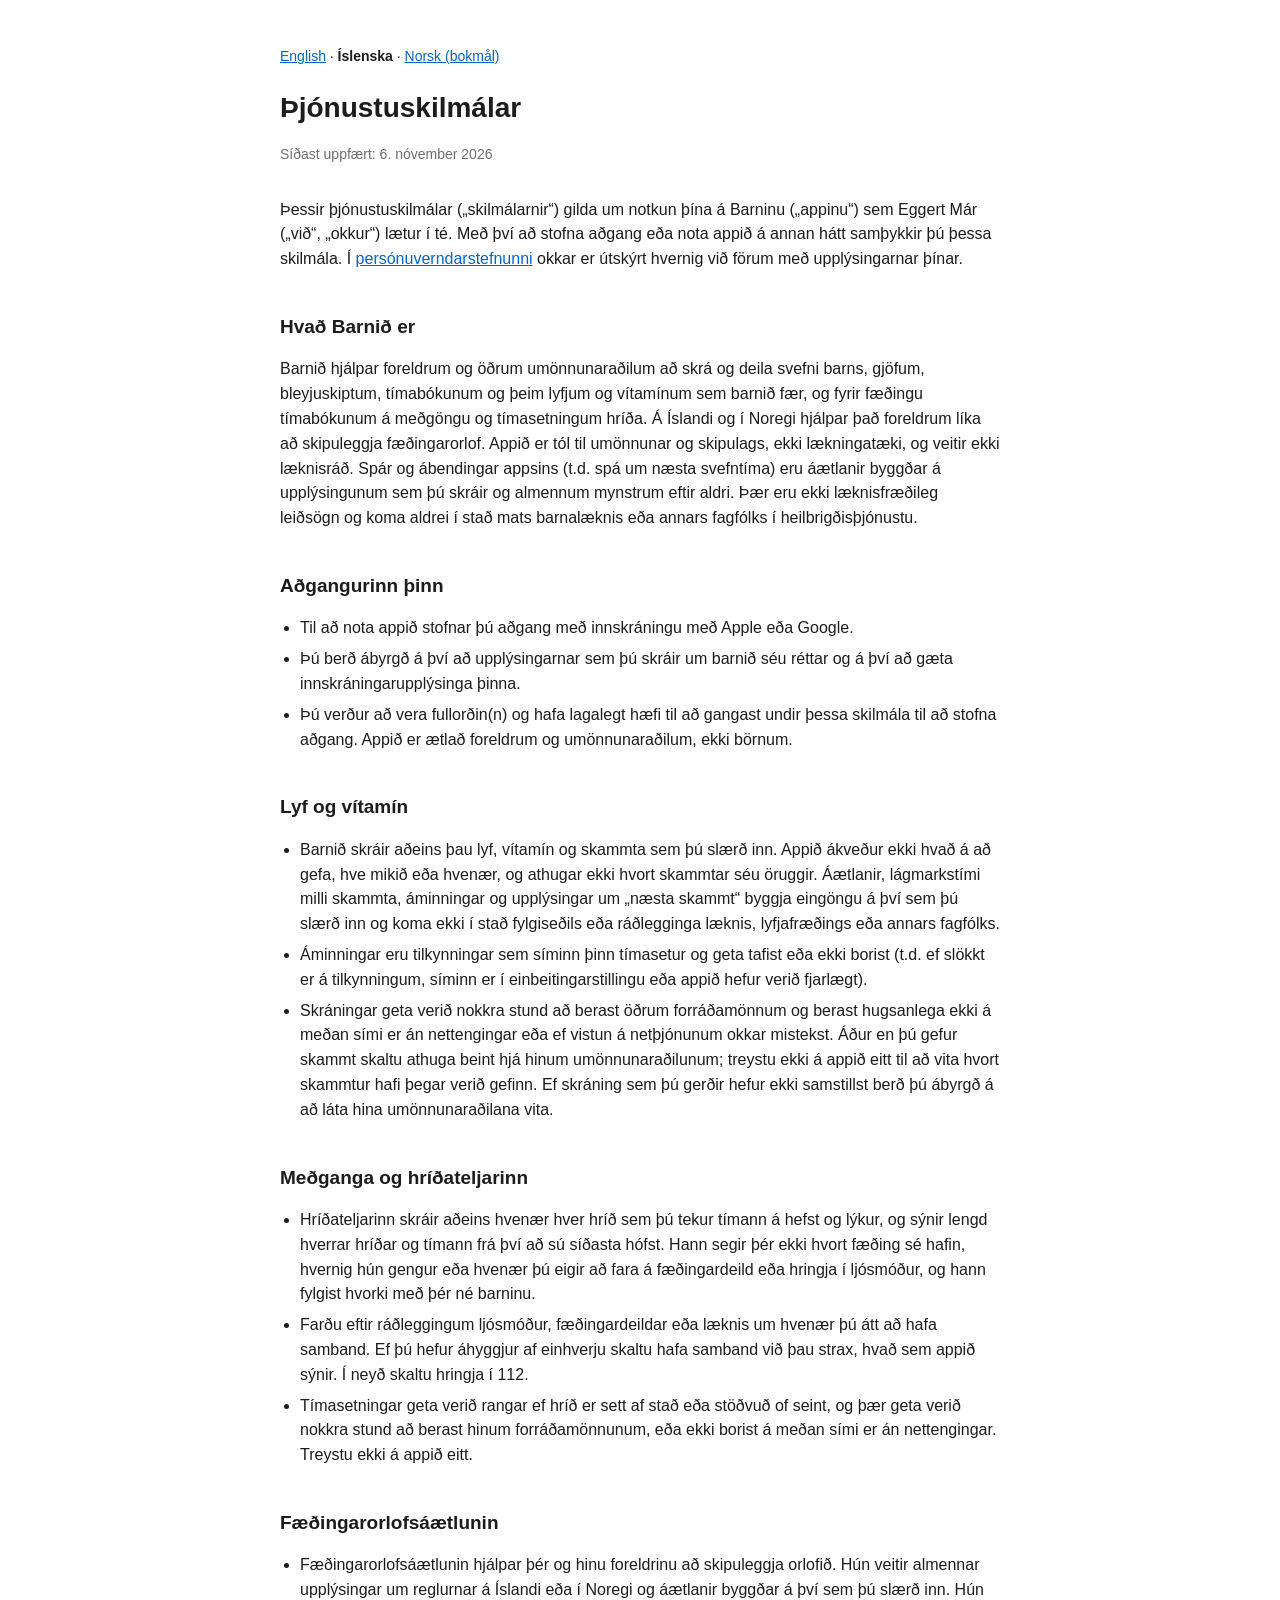
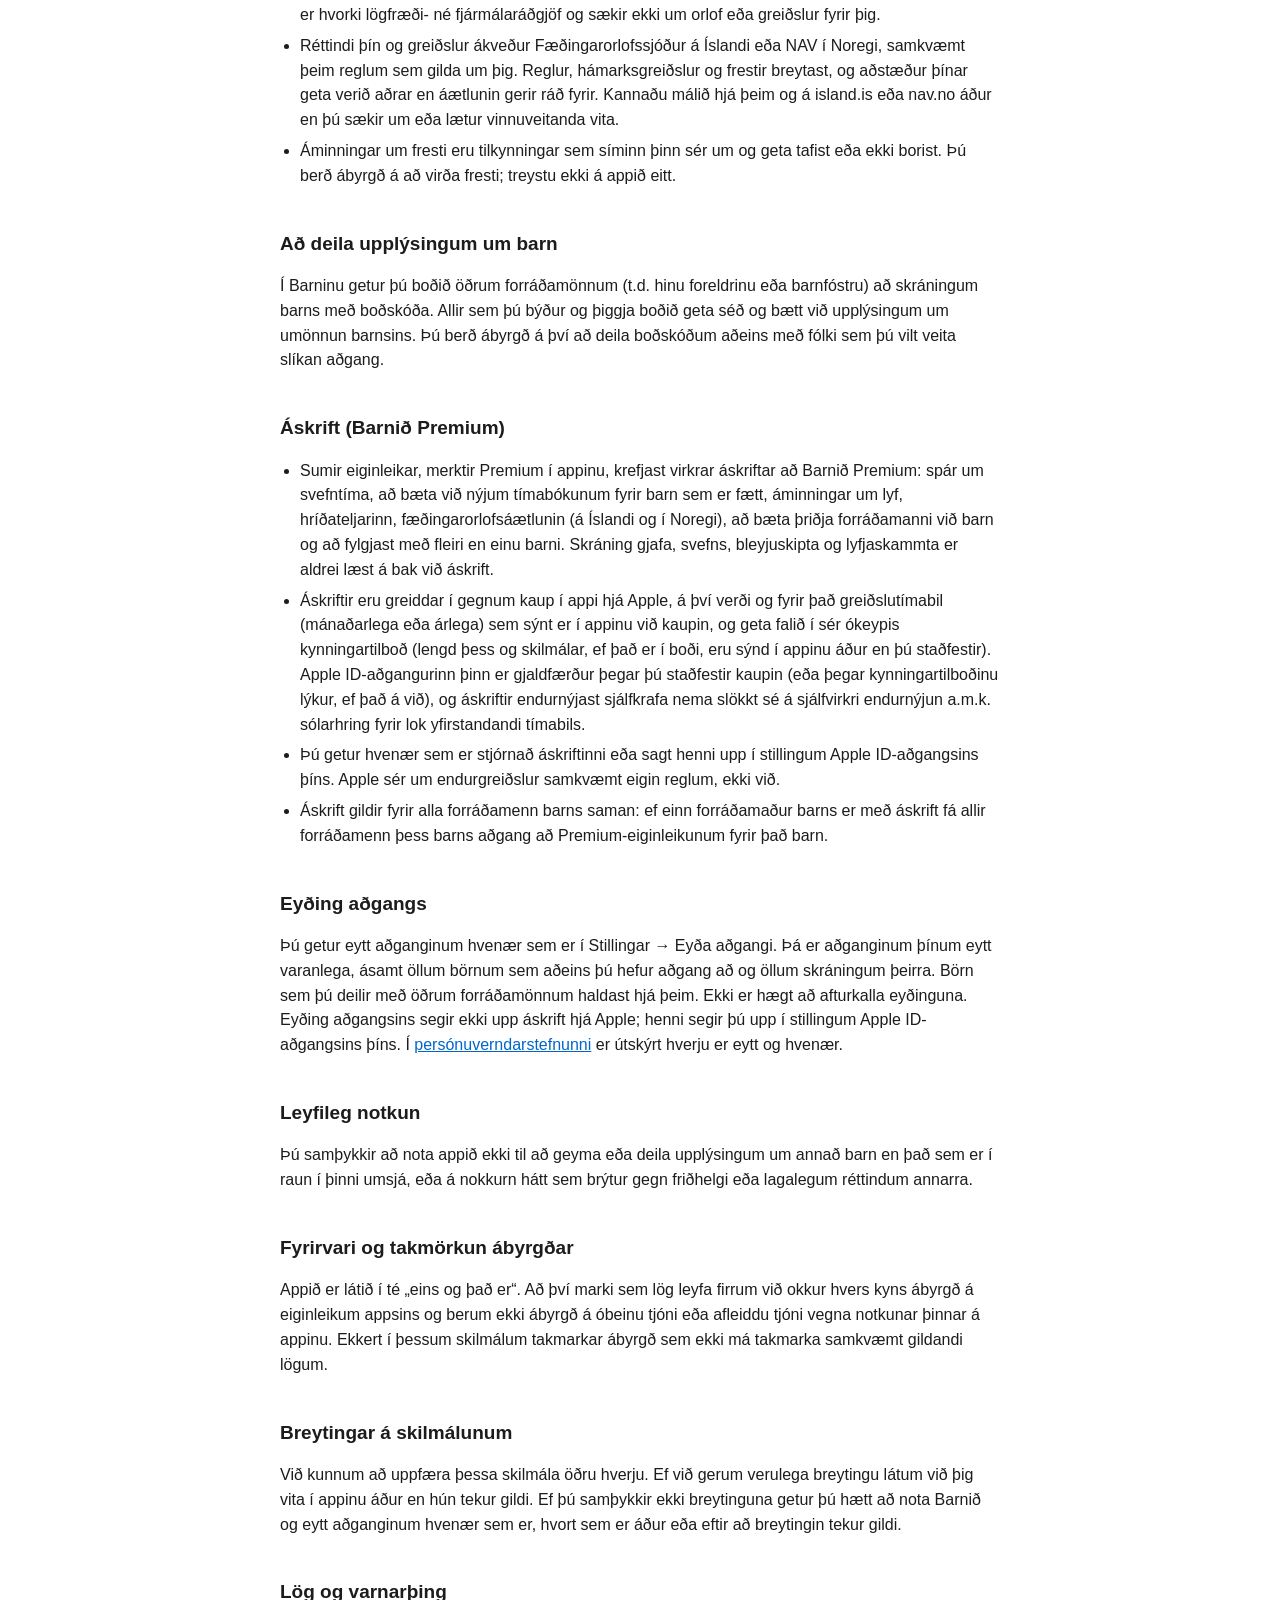
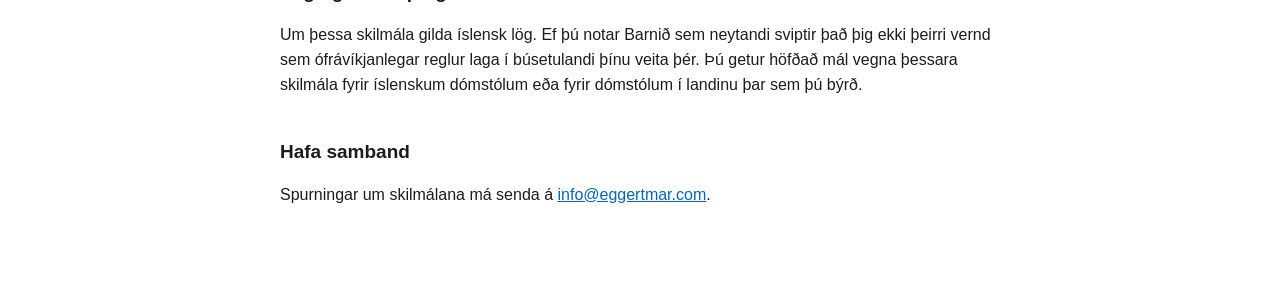
<file: terms-of-service-is.html>
<!doctype html>
<html lang="is">
<head>
<meta charset="utf-8">
<meta name="viewport" content="width=device-width, initial-scale=1">
<title>Barnið — Þjónustuskilmálar</title>
<link rel="canonical" href="https://barnid.eggertmar.com/terms-of-service-is.html">
<meta name="description" content="Skilmálar fyrir notkun Barnið, ungbarnaappsins fyrir báða foreldra, þar á meðal Premium áskrift.">
<meta name="robots" content="index, follow">
<link rel="alternate" hreflang="en" href="https://barnid.eggertmar.com/terms-of-service.html">
<link rel="alternate" hreflang="is" href="https://barnid.eggertmar.com/terms-of-service-is.html">
<link rel="alternate" hreflang="nb" href="https://barnid.eggertmar.com/terms-of-service-nb.html">
<link rel="alternate" hreflang="x-default" href="https://barnid.eggertmar.com/terms-of-service.html">
<style>
  body { font-family: -apple-system, BlinkMacSystemFont, "Segoe UI", Roboto, sans-serif; max-width: 720px; margin: 0 auto; padding: 32px 20px 80px; color: #1c1c1e; line-height: 1.55; }
  h1 { font-size: 28px; margin-bottom: 4px; }
  h2 { font-size: 19px; margin-top: 40px; }
  .lang { font-size: 14px; margin-bottom: 8px; }
  .updated { color: #6e6e73; font-size: 14px; margin-bottom: 32px; }
  ul { padding-left: 20px; }
  li { margin-bottom: 6px; }
  a { color: #0066cc; }
</style>
</head>
<body>
<p class="lang"><a href="terms-of-service.html" hreflang="en" lang="en">English</a> · <strong aria-current="page" lang="is">Íslenska</strong> · <a href="terms-of-service-nb.html" hreflang="nb" lang="nb">Norsk (bokmål)</a></p>
<h1>Þjónustuskilmálar</h1>
<p class="updated">Síðast uppfært: 6. nóvember 2026</p>

<p>Þessir þjónustuskilmálar („skilmálarnir“) gilda um notkun þína á Barninu („appinu“) sem Eggert Már („við“, „okkur“) lætur í té. Með því að stofna aðgang eða nota appið á annan hátt samþykkir þú þessa skilmála. Í <a href="privacy-policy-is.html">persónuverndarstefnunni</a> okkar er útskýrt hvernig við förum með upplýsingarnar þínar.</p>

<h2>Hvað Barnið er</h2>
<p>Barnið hjálpar foreldrum og öðrum umönnunaraðilum að skrá og deila svefni barns, gjöfum, bleyjuskiptum, tímabókunum og þeim lyfjum og vítamínum sem barnið fær, og fyrir fæðingu tímabókunum á meðgöngu og tímasetningum hríða. Á Íslandi og í Noregi hjálpar það foreldrum líka að skipuleggja fæðingarorlof. Appið er tól til umönnunar og skipulags, ekki lækningatæki, og veitir ekki læknisráð. Spár og ábendingar appsins (t.d. spá um næsta svefntíma) eru áætlanir byggðar á upplýsingunum sem þú skráir og almennum mynstrum eftir aldri. Þær eru ekki læknisfræðileg leiðsögn og koma aldrei í stað mats barnalæknis eða annars fagfólks í heilbrigðisþjónustu.</p>

<h2>Aðgangurinn þinn</h2>
<ul>
  <li>Til að nota appið stofnar þú aðgang með innskráningu með Apple eða Google.</li>
  <li>Þú berð ábyrgð á því að upplýsingarnar sem þú skráir um barnið séu réttar og á því að gæta innskráningarupplýsinga þinna.</li>
  <li>Þú verður að vera fullorðin(n) og hafa lagalegt hæfi til að gangast undir þessa skilmála til að stofna aðgang. Appið er ætlað foreldrum og umönnunaraðilum, ekki börnum.</li>
</ul>

<h2>Lyf og vítamín</h2>
<ul>
  <li>Barnið skráir aðeins þau lyf, vítamín og skammta sem þú slærð inn. Appið ákveður ekki hvað á að gefa, hve mikið eða hvenær, og athugar ekki hvort skammtar séu öruggir. Áætlanir, lágmarkstími milli skammta, áminningar og upplýsingar um „næsta skammt“ byggja eingöngu á því sem þú slærð inn og koma ekki í stað fylgiseðils eða ráðlegginga læknis, lyfjafræðings eða annars fagfólks.</li>
  <li>Áminningar eru tilkynningar sem síminn þinn tímasetur og geta tafist eða ekki borist (t.d. ef slökkt er á tilkynningum, síminn er í einbeitingarstillingu eða appið hefur verið fjarlægt).</li>
  <li>Skráningar geta verið nokkra stund að berast öðrum forráðamönnum og berast hugsanlega ekki á meðan sími er án nettengingar eða ef vistun á netþjónunum okkar mistekst. Áður en þú gefur skammt skaltu athuga beint hjá hinum umönnunaraðilunum; treystu ekki á appið eitt til að vita hvort skammtur hafi þegar verið gefinn. Ef skráning sem þú gerðir hefur ekki samstillst berð þú ábyrgð á að láta hina umönnunaraðilana vita.</li>
</ul>

<h2>Meðganga og hríðateljarinn</h2>
<ul>
  <li>Hríðateljarinn skráir aðeins hvenær hver hríð sem þú tekur tímann á hefst og lýkur, og sýnir lengd hverrar hríðar og tímann frá því að sú síðasta hófst. Hann segir þér ekki hvort fæðing sé hafin, hvernig hún gengur eða hvenær þú eigir að fara á fæðingardeild eða hringja í ljósmóður, og hann fylgist hvorki með þér né barninu.</li>
  <li>Farðu eftir ráðleggingum ljósmóður, fæðingardeildar eða læknis um hvenær þú átt að hafa samband. Ef þú hefur áhyggjur af einhverju skaltu hafa samband við þau strax, hvað sem appið sýnir. Í neyð skaltu hringja í 112.</li>
  <li>Tímasetningar geta verið rangar ef hríð er sett af stað eða stöðvuð of seint, og þær geta verið nokkra stund að berast hinum forráðamönnunum, eða ekki borist á meðan sími er án nettengingar. Treystu ekki á appið eitt.</li>
</ul>

<h2>Fæðingarorlofsáætlunin</h2>
<ul>
  <li>Fæðingarorlofsáætlunin hjálpar þér og hinu foreldrinu að skipuleggja orlofið. Hún veitir almennar upplýsingar um reglurnar á Íslandi eða í Noregi og áætlanir byggðar á því sem þú slærð inn. Hún er hvorki lögfræði- né fjármálaráðgjöf og sækir ekki um orlof eða greiðslur fyrir þig.</li>
  <li>Réttindi þín og greiðslur ákveður Fæðingarorlofssjóður á Íslandi eða NAV í Noregi, samkvæmt þeim reglum sem gilda um þig. Reglur, hámarksgreiðslur og frestir breytast, og aðstæður þínar geta verið aðrar en áætlunin gerir ráð fyrir. Kannaðu málið hjá þeim og á island.is eða nav.no áður en þú sækir um eða lætur vinnuveitanda vita.</li>
  <li>Áminningar um fresti eru tilkynningar sem síminn þinn sér um og geta tafist eða ekki borist. Þú berð ábyrgð á að virða fresti; treystu ekki á appið eitt.</li>
</ul>

<h2>Að deila upplýsingum um barn</h2>
<p>Í Barninu getur þú boðið öðrum forráðamönnum (t.d. hinu foreldrinu eða barnfóstru) að skráningum barns með boðskóða. Allir sem þú býður og þiggja boðið geta séð og bætt við upplýsingum um umönnun barnsins. Þú berð ábyrgð á því að deila boðskóðum aðeins með fólki sem þú vilt veita slíkan aðgang.</p>

<h2>Áskrift (Barnið Premium)</h2>
<ul>
  <li>Sumir eiginleikar, merktir Premium í appinu, krefjast virkrar áskriftar að Barnið Premium: spár um svefntíma, að bæta við nýjum tímabókunum fyrir barn sem er fætt, áminningar um lyf, hríðateljarinn, fæðingarorlofsáætlunin (á Íslandi og í Noregi), að bæta þriðja forráðamanni við barn og að fylgjast með fleiri en einu barni. Skráning gjafa, svefns, bleyjuskipta og lyfjaskammta er aldrei læst á bak við áskrift.</li>
  <li>Áskriftir eru greiddar í gegnum kaup í appi hjá Apple, á því verði og fyrir það greiðslutímabil (mánaðarlega eða árlega) sem sýnt er í appinu við kaupin, og geta falið í sér ókeypis kynningartilboð (lengd þess og skilmálar, ef það er í boði, eru sýnd í appinu áður en þú staðfestir). Apple ID-aðgangurinn þinn er gjaldfærður þegar þú staðfestir kaupin (eða þegar kynningartilboðinu lýkur, ef það á við), og áskriftir endurnýjast sjálfkrafa nema slökkt sé á sjálfvirkri endurnýjun a.m.k. sólarhring fyrir lok yfirstandandi tímabils.</li>
  <li>Þú getur hvenær sem er stjórnað áskriftinni eða sagt henni upp í stillingum Apple ID-aðgangsins þíns. Apple sér um endurgreiðslur samkvæmt eigin reglum, ekki við.</li>
  <li>Áskrift gildir fyrir alla forráðamenn barns saman: ef einn forráðamaður barns er með áskrift fá allir forráðamenn þess barns aðgang að Premium-eiginleikunum fyrir það barn.</li>
</ul>

<h2>Eyðing aðgangs</h2>
<p>Þú getur eytt aðganginum hvenær sem er í Stillingar → Eyða aðgangi. Þá er aðganginum þínum eytt varanlega, ásamt öllum börnum sem aðeins þú hefur aðgang að og öllum skráningum þeirra. Börn sem þú deilir með öðrum forráðamönnum haldast hjá þeim. Ekki er hægt að afturkalla eyðinguna. Eyðing aðgangsins segir ekki upp áskrift hjá Apple; henni segir þú upp í stillingum Apple ID-aðgangsins þíns. Í <a href="privacy-policy-is.html">persónuverndarstefnunni</a> er útskýrt hverju er eytt og hvenær.</p>

<h2>Leyfileg notkun</h2>
<p>Þú samþykkir að nota appið ekki til að geyma eða deila upplýsingum um annað barn en það sem er í raun í þinni umsjá, eða á nokkurn hátt sem brýtur gegn friðhelgi eða lagalegum réttindum annarra.</p>

<h2>Fyrirvari og takmörkun ábyrgðar</h2>
<p>Appið er látið í té „eins og það er“. Að því marki sem lög leyfa firrum við okkur hvers kyns ábyrgð á eiginleikum appsins og berum ekki ábyrgð á óbeinu tjóni eða afleiddu tjóni vegna notkunar þinnar á appinu. Ekkert í þessum skilmálum takmarkar ábyrgð sem ekki má takmarka samkvæmt gildandi lögum.</p>

<h2>Breytingar á skilmálunum</h2>
<p>Við kunnum að uppfæra þessa skilmála öðru hverju. Ef við gerum verulega breytingu látum við þig vita í appinu áður en hún tekur gildi. Ef þú samþykkir ekki breytinguna getur þú hætt að nota Barnið og eytt aðganginum hvenær sem er, hvort sem er áður eða eftir að breytingin tekur gildi.</p>

<h2>Lög og varnarþing</h2>
<p>Um þessa skilmála gilda íslensk lög. Ef þú notar Barnið sem neytandi sviptir það þig ekki þeirri vernd sem ófrávíkjanlegar reglur laga í búsetulandi þínu veita þér. Þú getur höfðað mál vegna þessara skilmála fyrir íslenskum dómstólum eða fyrir dómstólum í landinu þar sem þú býrð.</p>

<h2>Hafa samband</h2>
<p>Spurningar um skilmálana má senda á <a href="mailto:info@eggertmar.com">info@eggertmar.com</a>.</p>

</body>
</html>
</file>
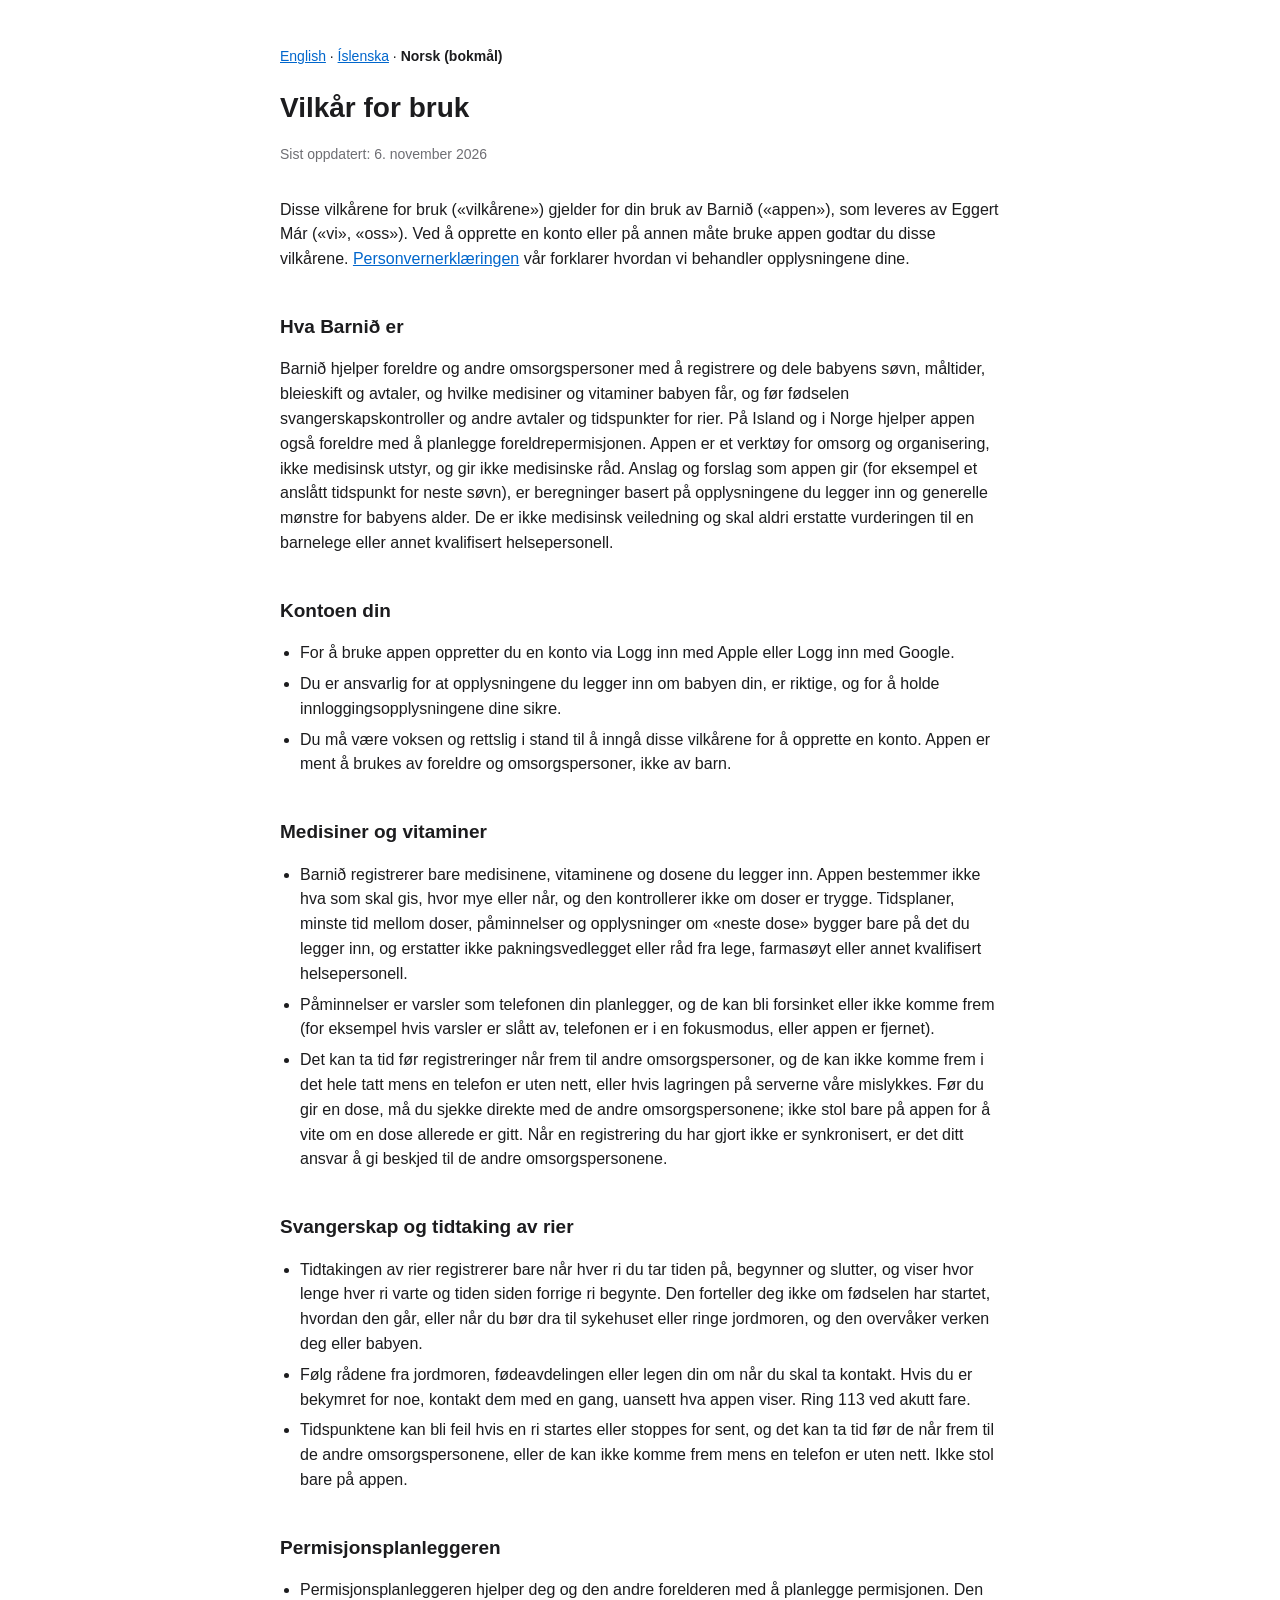
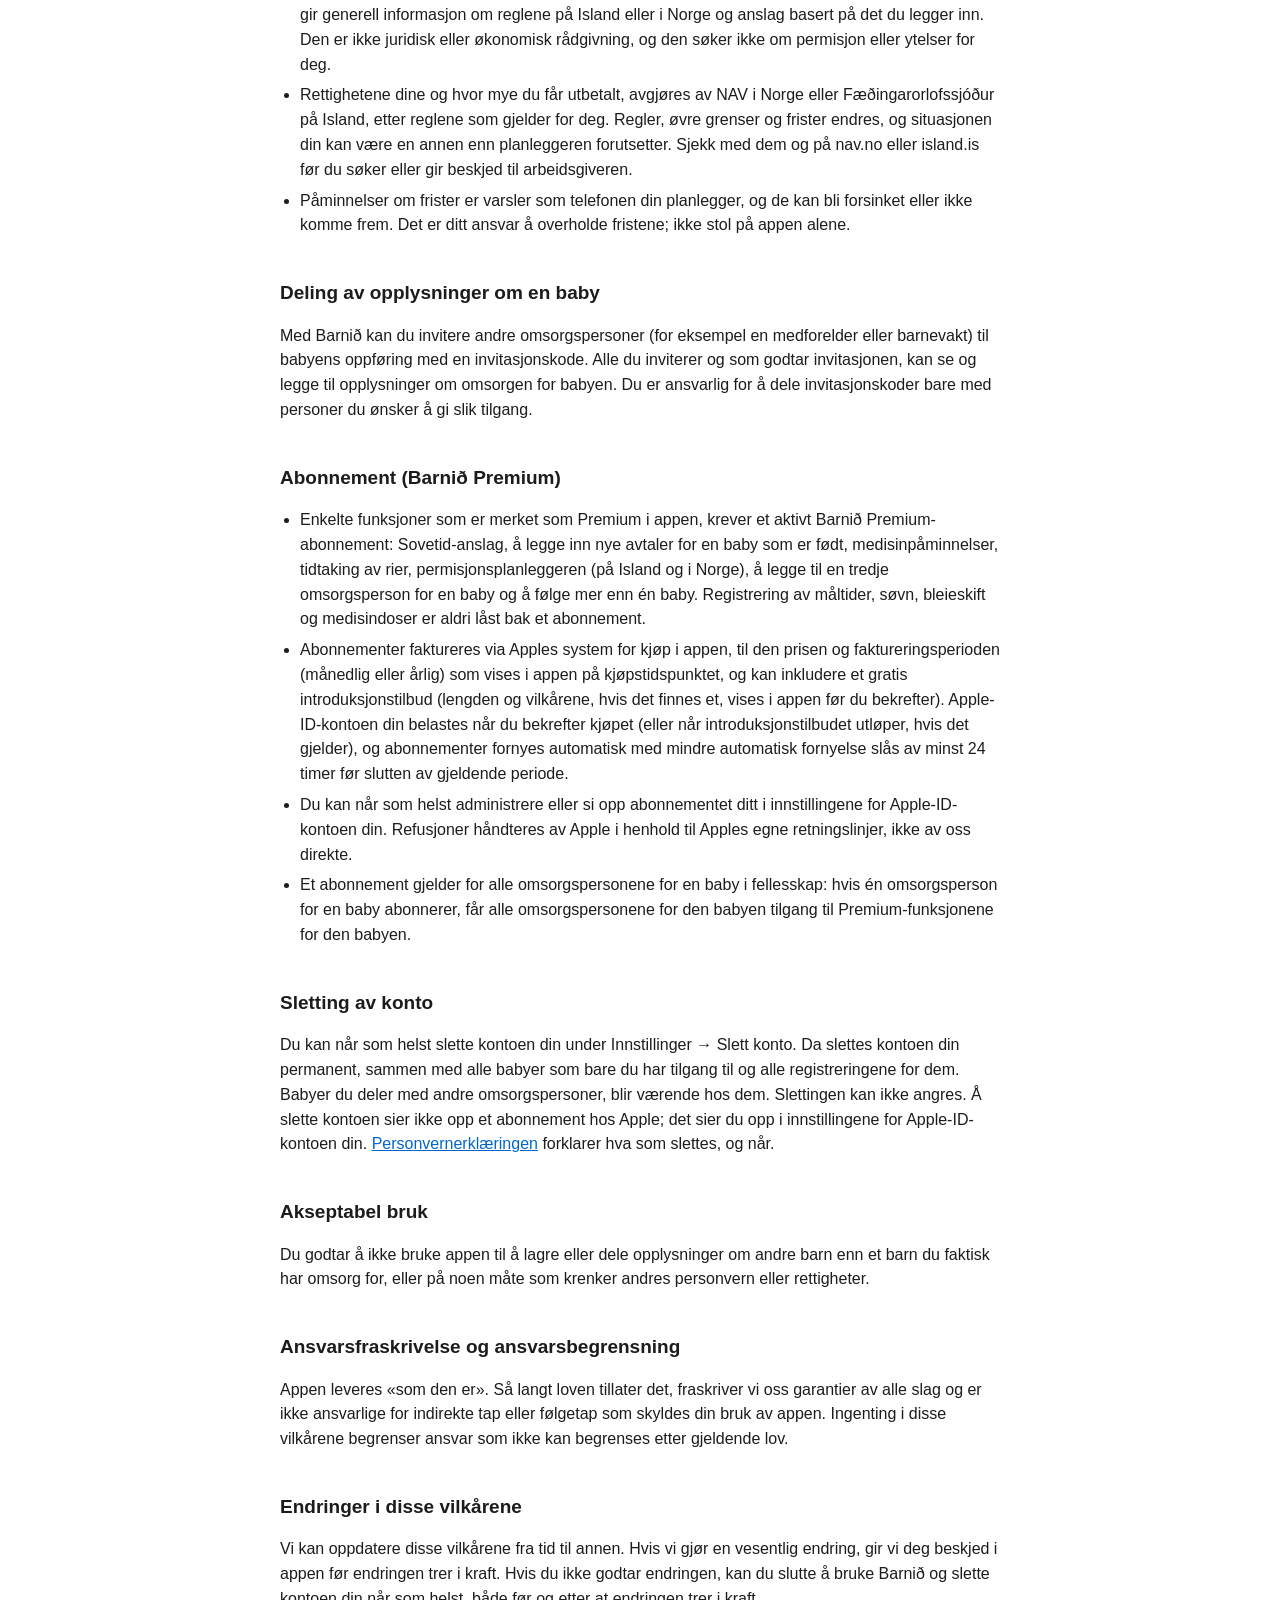
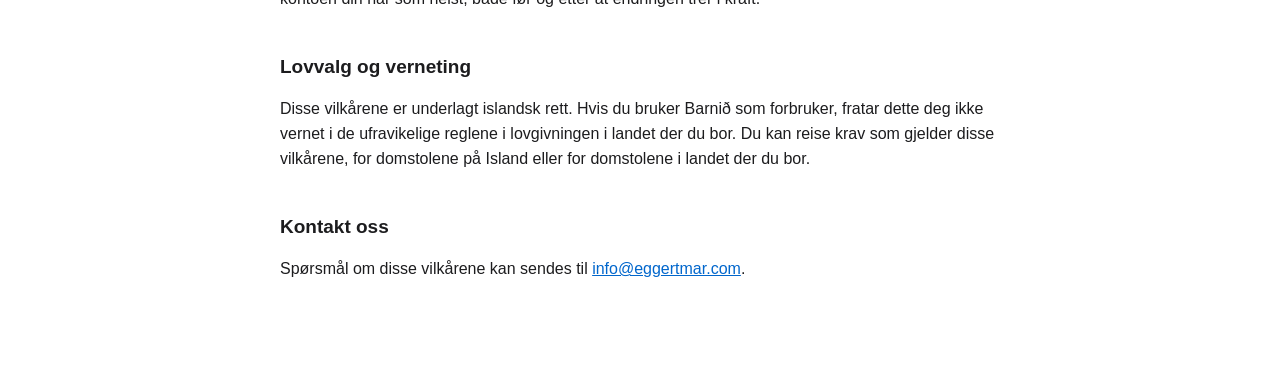
<file: terms-of-service-nb.html>
<!doctype html>
<html lang="nb">
<head>
<meta charset="utf-8">
<meta name="viewport" content="width=device-width, initial-scale=1">
<title>Barnið — Vilkår for bruk</title>
<link rel="canonical" href="https://barnid.eggertmar.com/terms-of-service-nb.html">
<meta name="description" content="Vilkårene for å bruke Barnið, babyappen for begge foreldre, inkludert Premium-abonnement.">
<meta name="robots" content="index, follow">
<link rel="alternate" hreflang="en" href="https://barnid.eggertmar.com/terms-of-service.html">
<link rel="alternate" hreflang="is" href="https://barnid.eggertmar.com/terms-of-service-is.html">
<link rel="alternate" hreflang="nb" href="https://barnid.eggertmar.com/terms-of-service-nb.html">
<link rel="alternate" hreflang="x-default" href="https://barnid.eggertmar.com/terms-of-service.html">
<style>
  body { font-family: -apple-system, BlinkMacSystemFont, "Segoe UI", Roboto, sans-serif; max-width: 720px; margin: 0 auto; padding: 32px 20px 80px; color: #1c1c1e; line-height: 1.55; }
  h1 { font-size: 28px; margin-bottom: 4px; }
  h2 { font-size: 19px; margin-top: 40px; }
  .updated { color: #6e6e73; font-size: 14px; margin-bottom: 32px; }
  .lang { font-size: 14px; margin-bottom: 8px; }
  ul { padding-left: 20px; }
  li { margin-bottom: 6px; }
  a { color: #0066cc; }
</style>
</head>
<body>
<p class="lang"><a href="terms-of-service.html" hreflang="en" lang="en">English</a> · <a href="terms-of-service-is.html" hreflang="is" lang="is">Íslenska</a> · <strong aria-current="page" lang="nb">Norsk (bokmål)</strong></p>
<h1>Vilkår for bruk</h1>
<p class="updated">Sist oppdatert: 6. november 2026</p>

<p>Disse vilkårene for bruk («vilkårene») gjelder for din bruk av Barnið («appen»), som leveres av Eggert Már («vi», «oss»). Ved å opprette en konto eller på annen måte bruke appen godtar du disse vilkårene. <a href="privacy-policy-nb.html">Personvernerklæringen</a> vår forklarer hvordan vi behandler opplysningene dine.</p>

<h2>Hva Barnið er</h2>
<p>Barnið hjelper foreldre og andre omsorgspersoner med å registrere og dele babyens søvn, måltider, bleieskift og avtaler, og hvilke medisiner og vitaminer babyen får, og før fødselen svangerskapskontroller og andre avtaler og tidspunkter for rier. På Island og i Norge hjelper appen også foreldre med å planlegge foreldrepermisjonen. Appen er et verktøy for omsorg og organisering, ikke medisinsk utstyr, og gir ikke medisinske råd. Anslag og forslag som appen gir (for eksempel et anslått tidspunkt for neste søvn), er beregninger basert på opplysningene du legger inn og generelle mønstre for babyens alder. De er ikke medisinsk veiledning og skal aldri erstatte vurderingen til en barnelege eller annet kvalifisert helsepersonell.</p>

<h2>Kontoen din</h2>
<ul>
  <li>For å bruke appen oppretter du en konto via Logg inn med Apple eller Logg inn med Google.</li>
  <li>Du er ansvarlig for at opplysningene du legger inn om babyen din, er riktige, og for å holde innloggingsopplysningene dine sikre.</li>
  <li>Du må være voksen og rettslig i stand til å inngå disse vilkårene for å opprette en konto. Appen er ment å brukes av foreldre og omsorgspersoner, ikke av barn.</li>
</ul>

<h2>Medisiner og vitaminer</h2>
<ul>
  <li>Barnið registrerer bare medisinene, vitaminene og dosene du legger inn. Appen bestemmer ikke hva som skal gis, hvor mye eller når, og den kontrollerer ikke om doser er trygge. Tidsplaner, minste tid mellom doser, påminnelser og opplysninger om «neste dose» bygger bare på det du legger inn, og erstatter ikke pakningsvedlegget eller råd fra lege, farmasøyt eller annet kvalifisert helsepersonell.</li>
  <li>Påminnelser er varsler som telefonen din planlegger, og de kan bli forsinket eller ikke komme frem (for eksempel hvis varsler er slått av, telefonen er i en fokusmodus, eller appen er fjernet).</li>
  <li>Det kan ta tid før registreringer når frem til andre omsorgspersoner, og de kan ikke komme frem i det hele tatt mens en telefon er uten nett, eller hvis lagringen på serverne våre mislykkes. Før du gir en dose, må du sjekke direkte med de andre omsorgspersonene; ikke stol bare på appen for å vite om en dose allerede er gitt. Når en registrering du har gjort ikke er synkronisert, er det ditt ansvar å gi beskjed til de andre omsorgspersonene.</li>
</ul>

<h2>Svangerskap og tidtaking av rier</h2>
<ul>
  <li>Tidtakingen av rier registrerer bare når hver ri du tar tiden på, begynner og slutter, og viser hvor lenge hver ri varte og tiden siden forrige ri begynte. Den forteller deg ikke om fødselen har startet, hvordan den går, eller når du bør dra til sykehuset eller ringe jordmoren, og den overvåker verken deg eller babyen.</li>
  <li>Følg rådene fra jordmoren, fødeavdelingen eller legen din om når du skal ta kontakt. Hvis du er bekymret for noe, kontakt dem med en gang, uansett hva appen viser. Ring 113 ved akutt fare.</li>
  <li>Tidspunktene kan bli feil hvis en ri startes eller stoppes for sent, og det kan ta tid før de når frem til de andre omsorgspersonene, eller de kan ikke komme frem mens en telefon er uten nett. Ikke stol bare på appen.</li>
</ul>

<h2>Permisjonsplanleggeren</h2>
<ul>
  <li>Permisjonsplanleggeren hjelper deg og den andre forelderen med å planlegge permisjonen. Den gir generell informasjon om reglene på Island eller i Norge og anslag basert på det du legger inn. Den er ikke juridisk eller økonomisk rådgivning, og den søker ikke om permisjon eller ytelser for deg.</li>
  <li>Rettighetene dine og hvor mye du får utbetalt, avgjøres av NAV i Norge eller Fæðingarorlofssjóður på Island, etter reglene som gjelder for deg. Regler, øvre grenser og frister endres, og situasjonen din kan være en annen enn planleggeren forutsetter. Sjekk med dem og på nav.no eller island.is før du søker eller gir beskjed til arbeidsgiveren.</li>
  <li>Påminnelser om frister er varsler som telefonen din planlegger, og de kan bli forsinket eller ikke komme frem. Det er ditt ansvar å overholde fristene; ikke stol på appen alene.</li>
</ul>

<h2>Deling av opplysninger om en baby</h2>
<p>Med Barnið kan du invitere andre omsorgspersoner (for eksempel en medforelder eller barnevakt) til babyens oppføring med en invitasjonskode. Alle du inviterer og som godtar invitasjonen, kan se og legge til opplysninger om omsorgen for babyen. Du er ansvarlig for å dele invitasjonskoder bare med personer du ønsker å gi slik tilgang.</p>

<h2>Abonnement (Barnið Premium)</h2>
<ul>
  <li>Enkelte funksjoner som er merket som Premium i appen, krever et aktivt Barnið Premium-abonnement: Sovetid-anslag, å legge inn nye avtaler for en baby som er født, medisinpåminnelser, tidtaking av rier, permisjonsplanleggeren (på Island og i Norge), å legge til en tredje omsorgsperson for en baby og å følge mer enn én baby. Registrering av måltider, søvn, bleieskift og medisindoser er aldri låst bak et abonnement.</li>
  <li>Abonnementer faktureres via Apples system for kjøp i appen, til den prisen og faktureringsperioden (månedlig eller årlig) som vises i appen på kjøpstidspunktet, og kan inkludere et gratis introduksjonstilbud (lengden og vilkårene, hvis det finnes et, vises i appen før du bekrefter). Apple-ID-kontoen din belastes når du bekrefter kjøpet (eller når introduksjonstilbudet utløper, hvis det gjelder), og abonnementer fornyes automatisk med mindre automatisk fornyelse slås av minst 24 timer før slutten av gjeldende periode.</li>
  <li>Du kan når som helst administrere eller si opp abonnementet ditt i innstillingene for Apple-ID-kontoen din. Refusjoner håndteres av Apple i henhold til Apples egne retningslinjer, ikke av oss direkte.</li>
  <li>Et abonnement gjelder for alle omsorgspersonene for en baby i fellesskap: hvis én omsorgsperson for en baby abonnerer, får alle omsorgspersonene for den babyen tilgang til Premium-funksjonene for den babyen.</li>
</ul>

<h2>Sletting av konto</h2>
<p>Du kan når som helst slette kontoen din under Innstillinger → Slett konto. Da slettes kontoen din permanent, sammen med alle babyer som bare du har tilgang til og alle registreringene for dem. Babyer du deler med andre omsorgspersoner, blir værende hos dem. Slettingen kan ikke angres. Å slette kontoen sier ikke opp et abonnement hos Apple; det sier du opp i innstillingene for Apple-ID-kontoen din. <a href="privacy-policy-nb.html">Personvernerklæringen</a> forklarer hva som slettes, og når.</p>

<h2>Akseptabel bruk</h2>
<p>Du godtar å ikke bruke appen til å lagre eller dele opplysninger om andre barn enn et barn du faktisk har omsorg for, eller på noen måte som krenker andres personvern eller rettigheter.</p>

<h2>Ansvarsfraskrivelse og ansvarsbegrensning</h2>
<p>Appen leveres «som den er». Så langt loven tillater det, fraskriver vi oss garantier av alle slag og er ikke ansvarlige for indirekte tap eller følgetap som skyldes din bruk av appen. Ingenting i disse vilkårene begrenser ansvar som ikke kan begrenses etter gjeldende lov.</p>

<h2>Endringer i disse vilkårene</h2>
<p>Vi kan oppdatere disse vilkårene fra tid til annen. Hvis vi gjør en vesentlig endring, gir vi deg beskjed i appen før endringen trer i kraft. Hvis du ikke godtar endringen, kan du slutte å bruke Barnið og slette kontoen din når som helst, både før og etter at endringen trer i kraft.</p>

<h2>Lovvalg og verneting</h2>
<p>Disse vilkårene er underlagt islandsk rett. Hvis du bruker Barnið som forbruker, fratar dette deg ikke vernet i de ufravikelige reglene i lovgivningen i landet der du bor. Du kan reise krav som gjelder disse vilkårene, for domstolene på Island eller for domstolene i landet der du bor.</p>

<h2>Kontakt oss</h2>
<p>Spørsmål om disse vilkårene kan sendes til <a href="mailto:info@eggertmar.com">info@eggertmar.com</a>.</p>

</body>
</html>
</file>
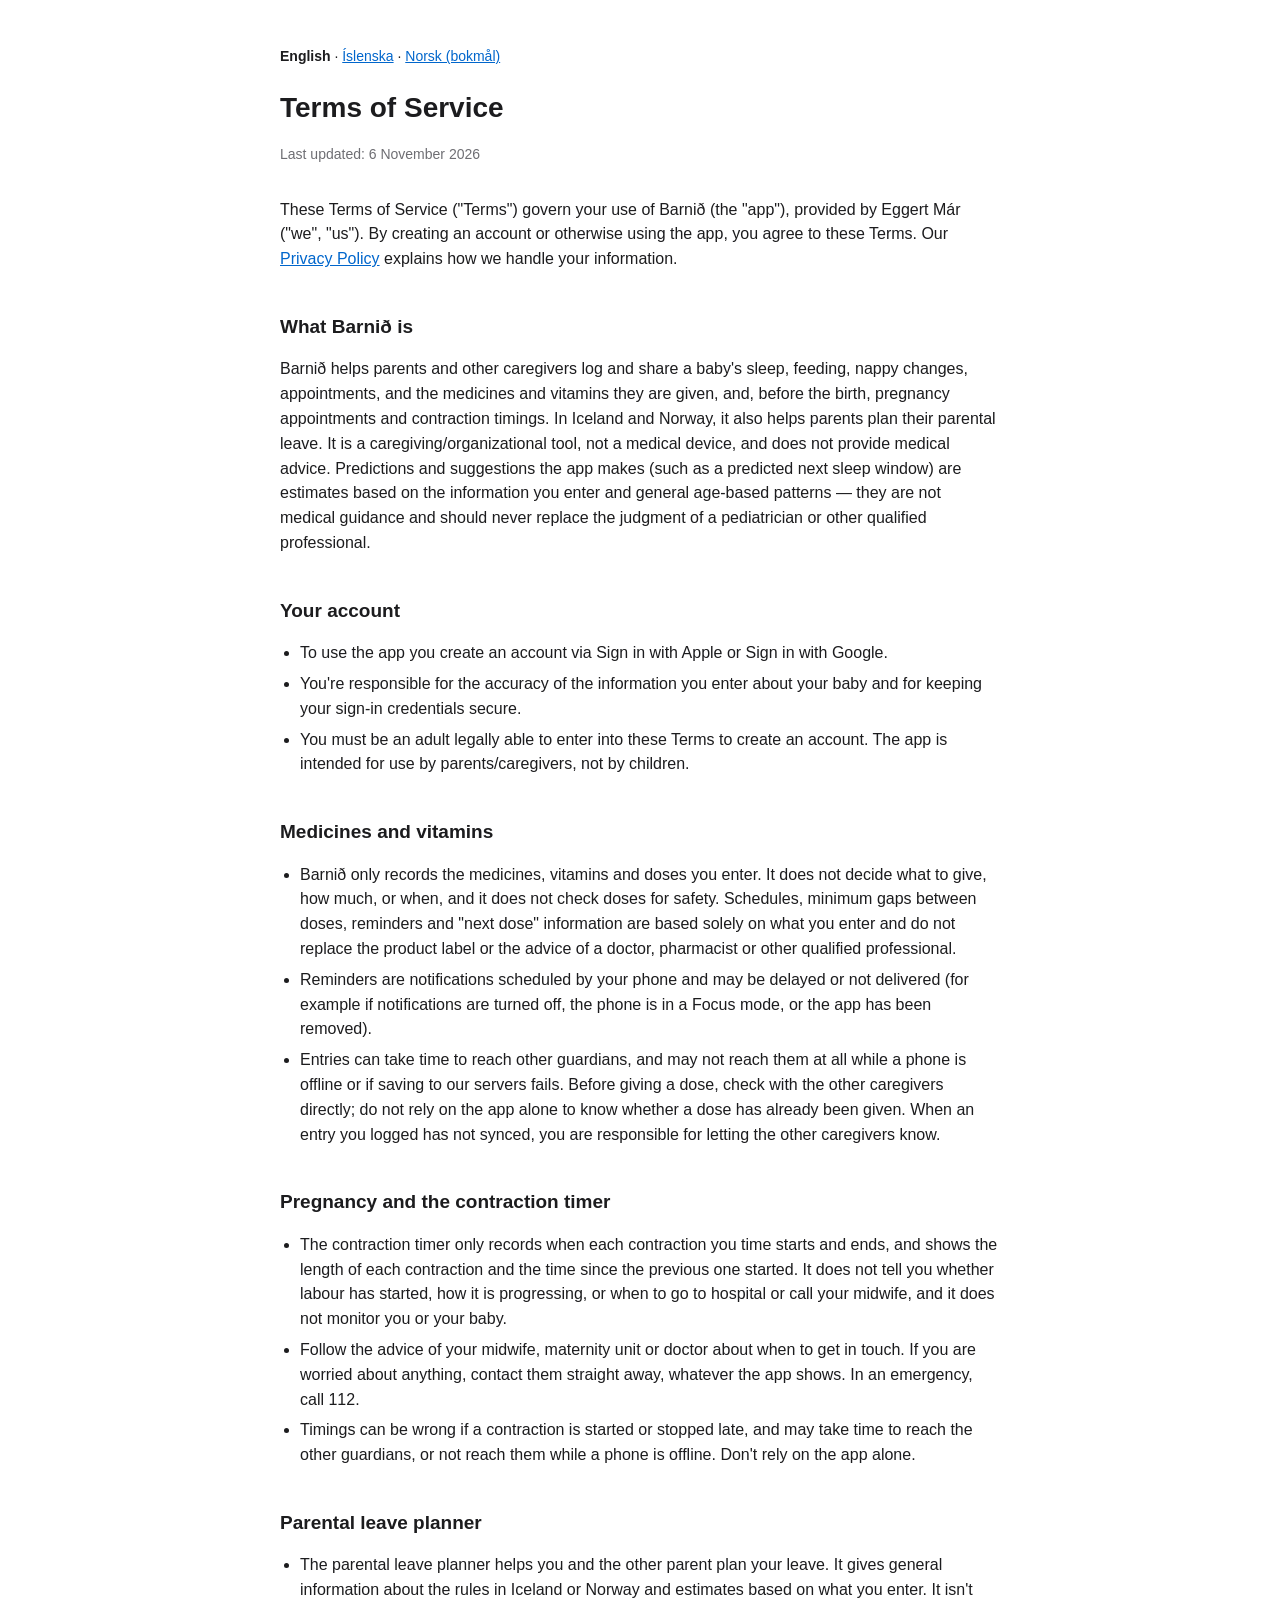
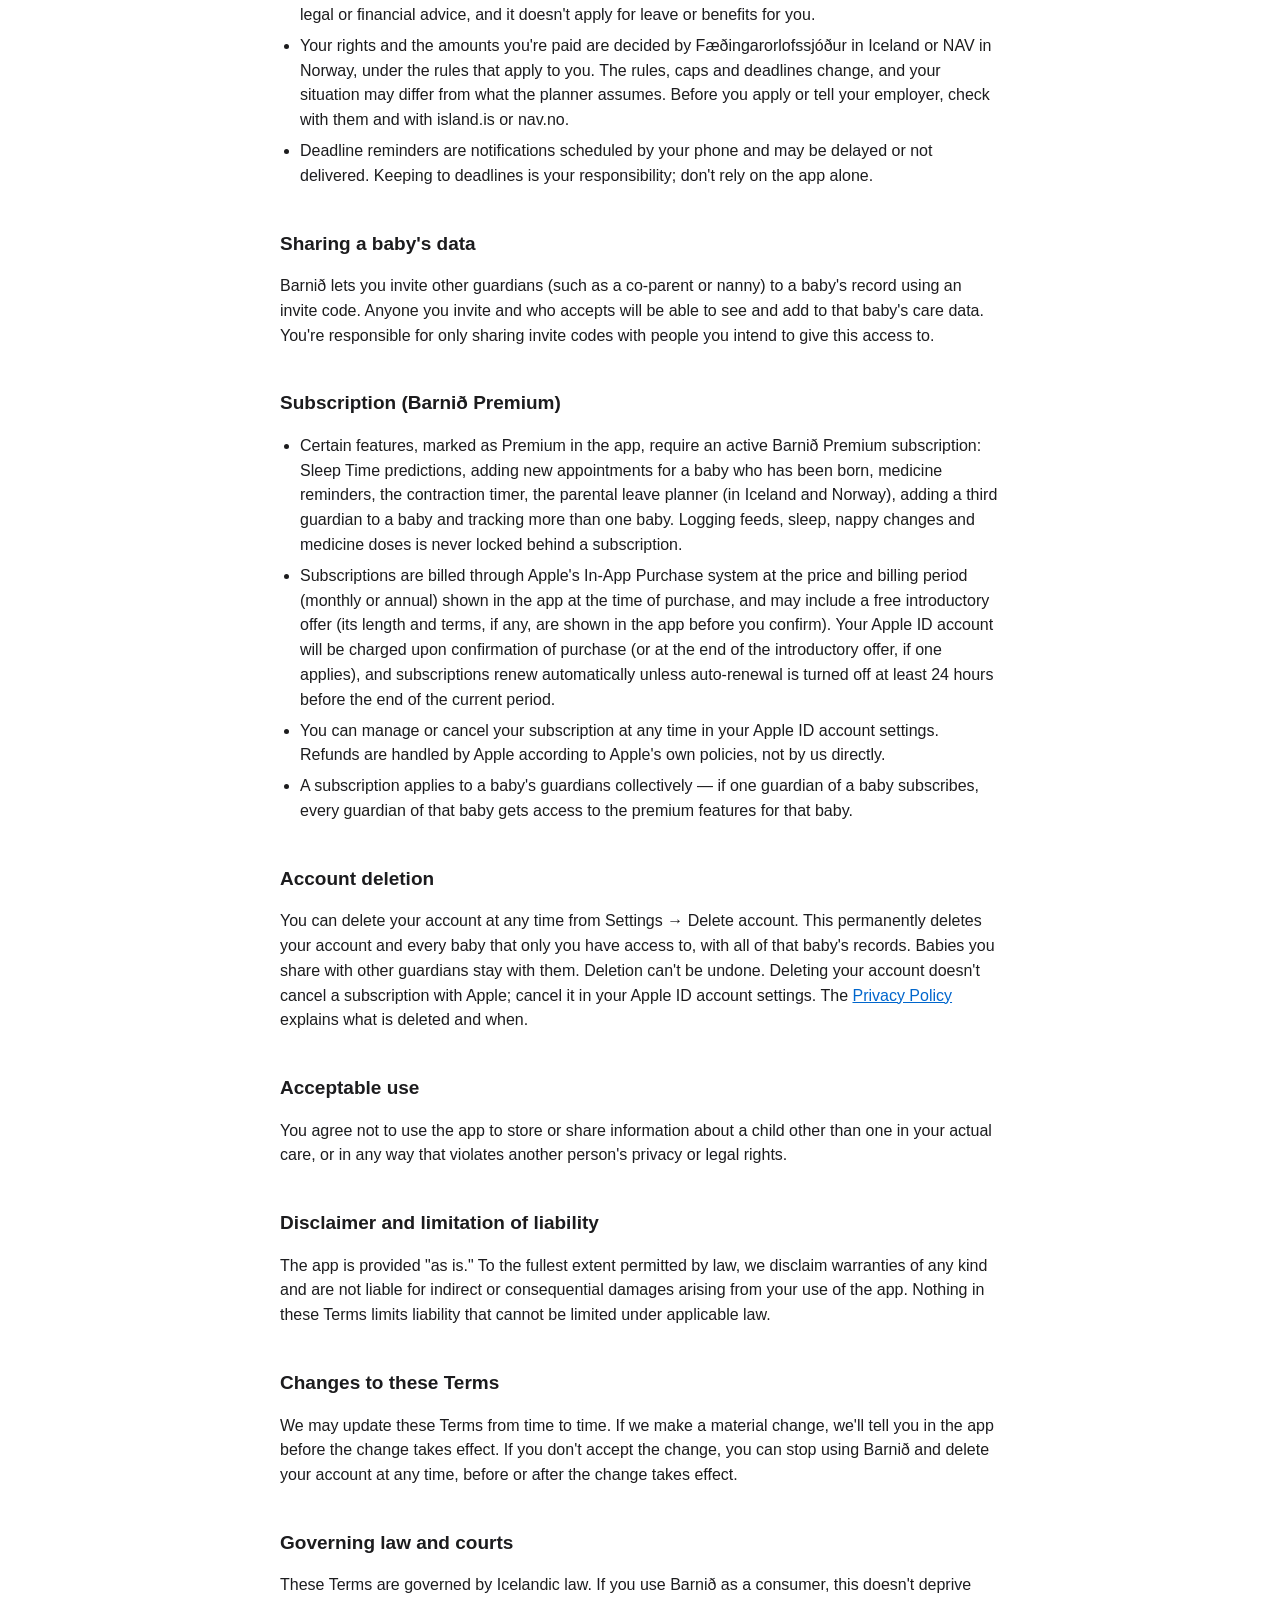
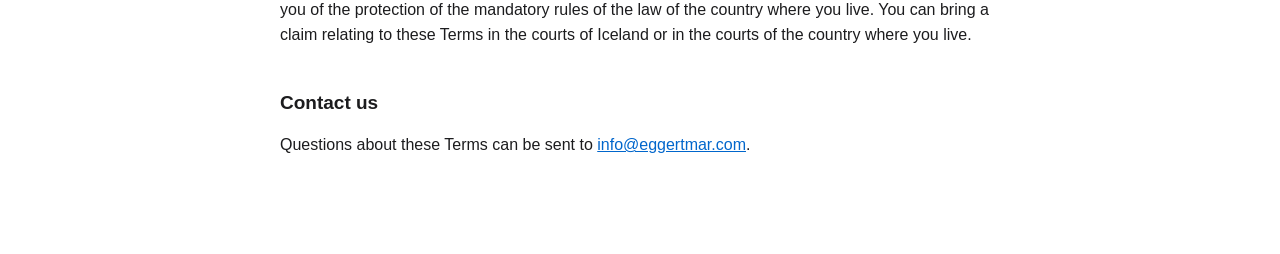
<file: terms-of-service.html>
<!doctype html>
<html lang="en">
<head>
<meta charset="utf-8">
<meta name="viewport" content="width=device-width, initial-scale=1">
<title>Barnið — Terms of Service</title>
<link rel="canonical" href="https://barnid.eggertmar.com/terms-of-service.html">
<meta name="description" content="The terms for using Barnið, the baby tracker for both parents, including Premium subscriptions.">
<meta name="robots" content="index, follow">
<link rel="alternate" hreflang="en" href="https://barnid.eggertmar.com/terms-of-service.html">
<link rel="alternate" hreflang="is" href="https://barnid.eggertmar.com/terms-of-service-is.html">
<link rel="alternate" hreflang="nb" href="https://barnid.eggertmar.com/terms-of-service-nb.html">
<link rel="alternate" hreflang="x-default" href="https://barnid.eggertmar.com/terms-of-service.html">
<style>
  body { font-family: -apple-system, BlinkMacSystemFont, "Segoe UI", Roboto, sans-serif; max-width: 720px; margin: 0 auto; padding: 32px 20px 80px; color: #1c1c1e; line-height: 1.55; }
  h1 { font-size: 28px; margin-bottom: 4px; }
  h2 { font-size: 19px; margin-top: 40px; }
  .lang { font-size: 14px; margin-bottom: 8px; }
  .updated { color: #6e6e73; font-size: 14px; margin-bottom: 32px; }
  ul { padding-left: 20px; }
  li { margin-bottom: 6px; }
  a { color: #0066cc; }
</style>
</head>
<body>
<p class="lang"><strong aria-current="page" lang="en">English</strong> · <a href="terms-of-service-is.html" hreflang="is" lang="is">Íslenska</a> · <a href="terms-of-service-nb.html" hreflang="nb" lang="nb">Norsk (bokmål)</a></p>
<h1>Terms of Service</h1>
<p class="updated">Last updated: 6 November 2026</p>

<p>These Terms of Service ("Terms") govern your use of Barnið (the "app"), provided by Eggert Már ("we", "us"). By creating an account or otherwise using the app, you agree to these Terms. Our <a href="privacy-policy.html">Privacy Policy</a> explains how we handle your information.</p>

<h2>What Barnið is</h2>
<p>Barnið helps parents and other caregivers log and share a baby's sleep, feeding, nappy changes, appointments, and the medicines and vitamins they are given, and, before the birth, pregnancy appointments and contraction timings. In Iceland and Norway, it also helps parents plan their parental leave. It is a caregiving/organizational tool, not a medical device, and does not provide medical advice. Predictions and suggestions the app makes (such as a predicted next sleep window) are estimates based on the information you enter and general age-based patterns — they are not medical guidance and should never replace the judgment of a pediatrician or other qualified professional.</p>

<h2>Your account</h2>
<ul>
  <li>To use the app you create an account via Sign in with Apple or Sign in with Google.</li>
  <li>You're responsible for the accuracy of the information you enter about your baby and for keeping your sign-in credentials secure.</li>
  <li>You must be an adult legally able to enter into these Terms to create an account. The app is intended for use by parents/caregivers, not by children.</li>
</ul>

<h2>Medicines and vitamins</h2>
<ul>
  <li>Barnið only records the medicines, vitamins and doses you enter. It does not decide what to give, how much, or when, and it does not check doses for safety. Schedules, minimum gaps between doses, reminders and "next dose" information are based solely on what you enter and do not replace the product label or the advice of a doctor, pharmacist or other qualified professional.</li>
  <li>Reminders are notifications scheduled by your phone and may be delayed or not delivered (for example if notifications are turned off, the phone is in a Focus mode, or the app has been removed).</li>
  <li>Entries can take time to reach other guardians, and may not reach them at all while a phone is offline or if saving to our servers fails. Before giving a dose, check with the other caregivers directly; do not rely on the app alone to know whether a dose has already been given. When an entry you logged has not synced, you are responsible for letting the other caregivers know.</li>
</ul>

<h2>Pregnancy and the contraction timer</h2>
<ul>
  <li>The contraction timer only records when each contraction you time starts and ends, and shows the length of each contraction and the time since the previous one started. It does not tell you whether labour has started, how it is progressing, or when to go to hospital or call your midwife, and it does not monitor you or your baby.</li>
  <li>Follow the advice of your midwife, maternity unit or doctor about when to get in touch. If you are worried about anything, contact them straight away, whatever the app shows. In an emergency, call 112.</li>
  <li>Timings can be wrong if a contraction is started or stopped late, and may take time to reach the other guardians, or not reach them while a phone is offline. Don't rely on the app alone.</li>
</ul>

<h2>Parental leave planner</h2>
<ul>
  <li>The parental leave planner helps you and the other parent plan your leave. It gives general information about the rules in Iceland or Norway and estimates based on what you enter. It isn't legal or financial advice, and it doesn't apply for leave or benefits for you.</li>
  <li>Your rights and the amounts you're paid are decided by Fæðingarorlofssjóður in Iceland or NAV in Norway, under the rules that apply to you. The rules, caps and deadlines change, and your situation may differ from what the planner assumes. Before you apply or tell your employer, check with them and with island.is or nav.no.</li>
  <li>Deadline reminders are notifications scheduled by your phone and may be delayed or not delivered. Keeping to deadlines is your responsibility; don't rely on the app alone.</li>
</ul>

<h2>Sharing a baby's data</h2>
<p>Barnið lets you invite other guardians (such as a co-parent or nanny) to a baby's record using an invite code. Anyone you invite and who accepts will be able to see and add to that baby's care data. You're responsible for only sharing invite codes with people you intend to give this access to.</p>

<h2>Subscription (Barnið Premium)</h2>
<ul>
  <li>Certain features, marked as Premium in the app, require an active Barnið Premium subscription: Sleep Time predictions, adding new appointments for a baby who has been born, medicine reminders, the contraction timer, the parental leave planner (in Iceland and Norway), adding a third guardian to a baby and tracking more than one baby. Logging feeds, sleep, nappy changes and medicine doses is never locked behind a subscription.</li>
  <li>Subscriptions are billed through Apple's In-App Purchase system at the price and billing period (monthly or annual) shown in the app at the time of purchase, and may include a free introductory offer (its length and terms, if any, are shown in the app before you confirm). Your Apple ID account will be charged upon confirmation of purchase (or at the end of the introductory offer, if one applies), and subscriptions renew automatically unless auto-renewal is turned off at least 24 hours before the end of the current period.</li>
  <li>You can manage or cancel your subscription at any time in your Apple ID account settings. Refunds are handled by Apple according to Apple's own policies, not by us directly.</li>
  <li>A subscription applies to a baby's guardians collectively — if one guardian of a baby subscribes, every guardian of that baby gets access to the premium features for that baby.</li>
</ul>

<h2>Account deletion</h2>
<p>You can delete your account at any time from Settings → Delete account. This permanently deletes your account and every baby that only you have access to, with all of that baby's records. Babies you share with other guardians stay with them. Deletion can't be undone. Deleting your account doesn't cancel a subscription with Apple; cancel it in your Apple ID account settings. The <a href="privacy-policy.html">Privacy Policy</a> explains what is deleted and when.</p>

<h2>Acceptable use</h2>
<p>You agree not to use the app to store or share information about a child other than one in your actual care, or in any way that violates another person's privacy or legal rights.</p>

<h2>Disclaimer and limitation of liability</h2>
<p>The app is provided "as is." To the fullest extent permitted by law, we disclaim warranties of any kind and are not liable for indirect or consequential damages arising from your use of the app. Nothing in these Terms limits liability that cannot be limited under applicable law.</p>

<h2>Changes to these Terms</h2>
<p>We may update these Terms from time to time. If we make a material change, we'll tell you in the app before the change takes effect. If you don't accept the change, you can stop using Barnið and delete your account at any time, before or after the change takes effect.</p>

<h2>Governing law and courts</h2>
<p>These Terms are governed by Icelandic law. If you use Barnið as a consumer, this doesn't deprive you of the protection of the mandatory rules of the law of the country where you live. You can bring a claim relating to these Terms in the courts of Iceland or in the courts of the country where you live.</p>

<h2>Contact us</h2>
<p>Questions about these Terms can be sent to <a href="mailto:info@eggertmar.com">info@eggertmar.com</a>.</p>

</body>
</html>
</file>
